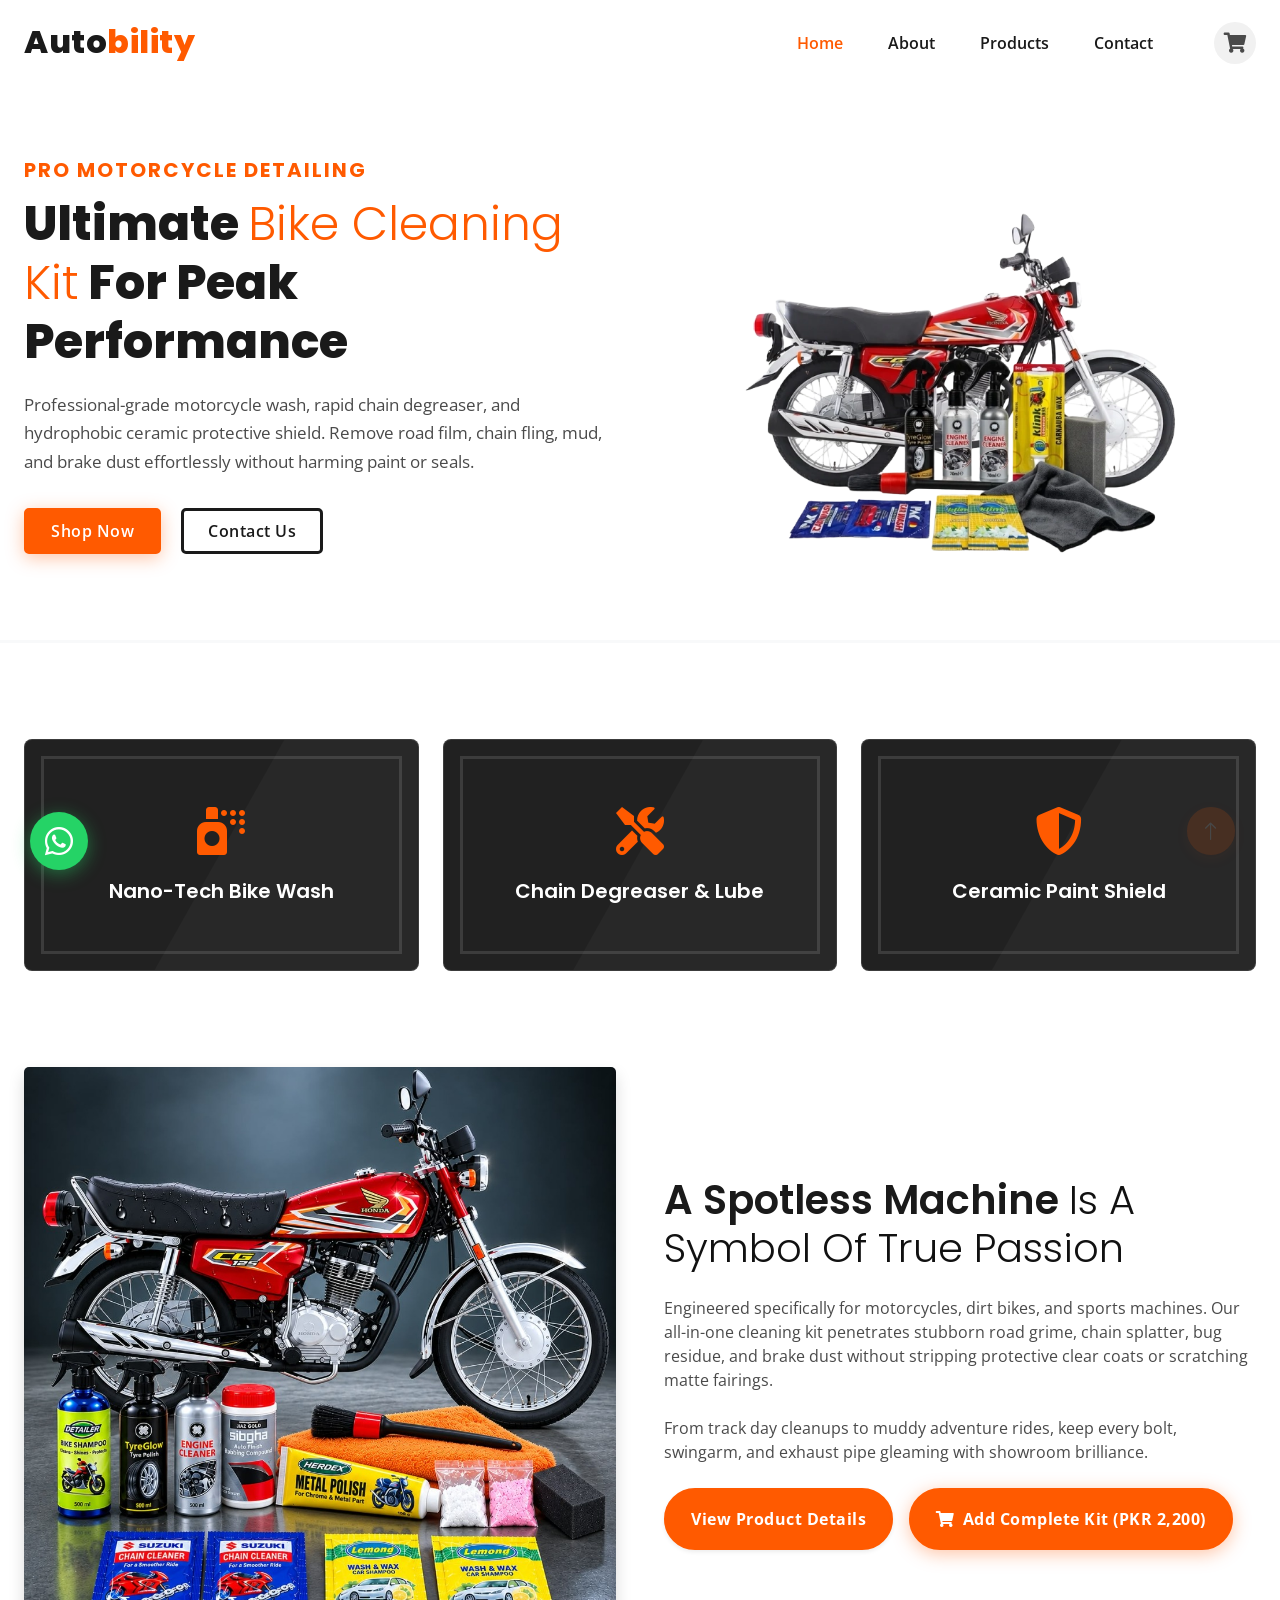
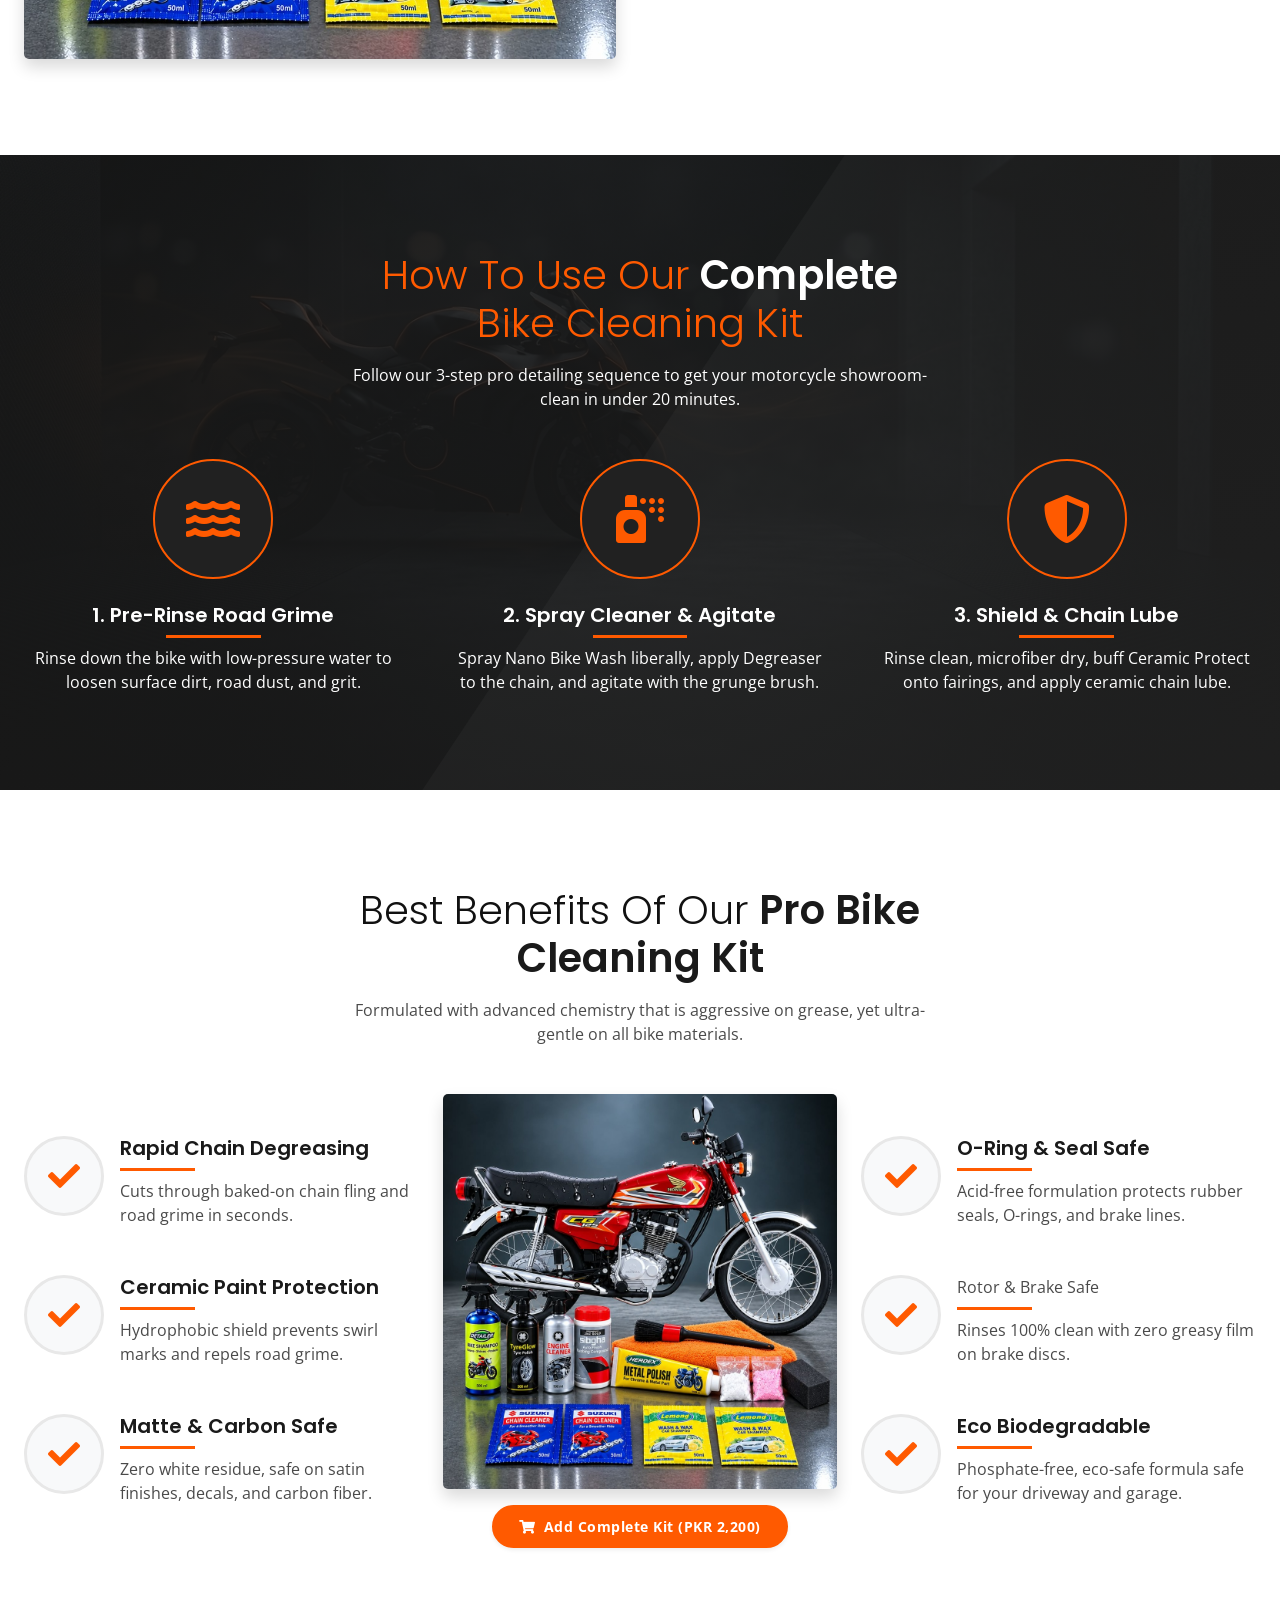
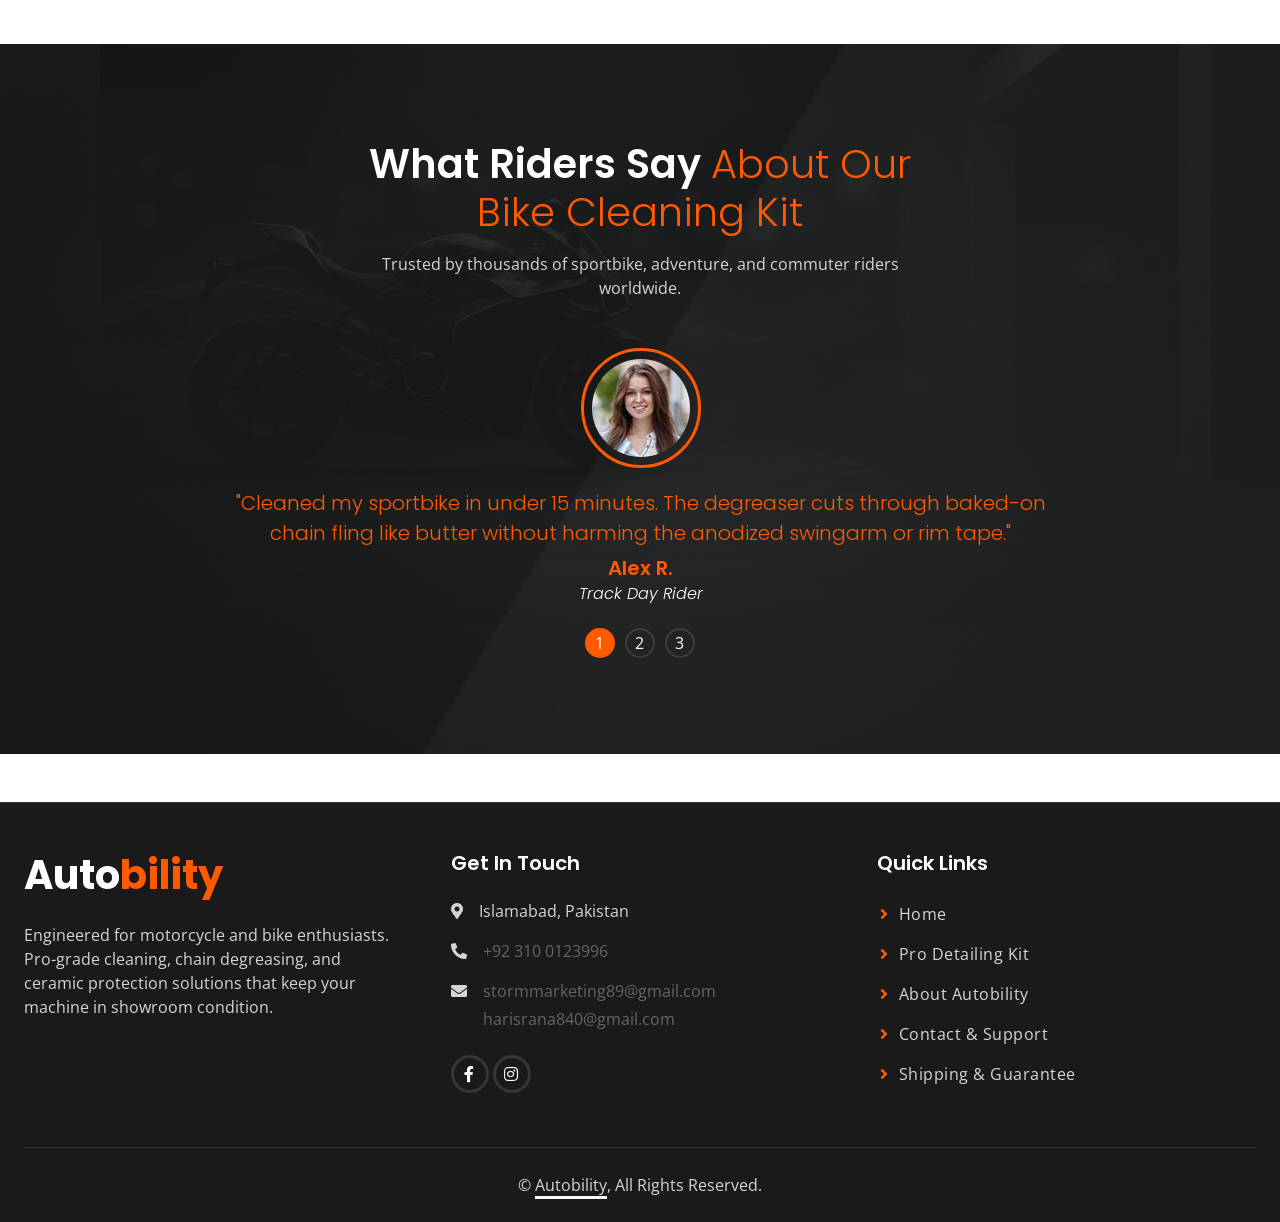
<file: index.html>
<!DOCTYPE html>
<html lang="en">

<head>
    <meta charset="utf-8">
    <title>Autobility - Pro Bike Cleaning Kit</title>
    <meta content="width=device-width, initial-scale=1.0" name="viewport">
    <meta content="bike cleaning kit, motorcycle detailing, chain degreaser, ceramic protection, Autobility Pakistan" name="keywords">
    <meta content="Autobility Pakistan - Premium Complete Bike Cleaning & Care Kit for PKR 2,200. Cash on Delivery nationwide." name="description">

    
    <!-- Open Graph / WhatsApp / Facebook Meta Tags -->
    <meta property="og:type" content="website">
    <meta property="og:title" content="Autobility - Complete Bike Cleaning & Care Kit (PKR 2,200)">
    <meta property="og:description" content="Pro-grade motorcycle cleaning, degreasing, and ceramic shine kit. Cash on Delivery available across Pakistan.">
    <meta property="og:image" content="img/kit-showcase.png">

    <!-- Favicon -->
    <link href="img/favicon.ico" rel="icon">

    <!-- Google Web Fonts -->
    <link rel="preconnect" href="https://fonts.googleapis.com">
    <link rel="preconnect" href="https://fonts.gstatic.com" crossorigin>
    <link
        href="https://fonts.googleapis.com/css2?family=Open+Sans:wght@400;500&family=Poppins:wght@200;600;700&display=swap"
        rel="stylesheet">

    <!-- Icon Font Stylesheet -->
    <link href="https://cdnjs.cloudflare.com/ajax/libs/font-awesome/5.10.0/css/all.min.css" rel="stylesheet">
    <link href="https://cdn.jsdelivr.net/npm/bootstrap-icons@1.4.1/font/bootstrap-icons.css" rel="stylesheet">

    <!-- Libraries Stylesheet -->
    <link href="lib/animate/animate.min.css" rel="stylesheet">
    <link href="lib/owlcarousel/assets/owl.carousel.min.css" rel="stylesheet">

    <!-- Customized Bootstrap Stylesheet -->
    <link href="css/bootstrap.min.css" rel="stylesheet">

    <!-- Template Stylesheet -->
    <link href="css/style.css" rel="stylesheet">
    <!-- Meta Pixel & TikTok Pixel Base Tracking -->
    <script>
        window.META_PIXEL_ID = 'YOUR_META_PIXEL_ID';
        window.TIKTOK_PIXEL_ID = 'YOUR_TIKTOK_PIXEL_ID';

        // Meta Pixel Base
        !function(f,b,e,v,n,t,s)
        {if(f.fbq)return;n=f.fbq=function(){n.callMethod?
        n.callMethod.apply(n,arguments):n.queue.push(arguments)};
        if(!f._fbq)f._fbq=n;n.push=n;n.loaded=!0;n.version='2.0';
        n.queue=[];t=b.createElement(e);t.async=!0;
        t.src=v;s=b.getElementsByTagName(e)[0];
        s.parentNode.insertBefore(t,s)}(window, document,'script',
        'https://connect.facebook.net/en_US/fbevents.js');

        if (window.META_PIXEL_ID && window.META_PIXEL_ID !== 'YOUR_META_PIXEL_ID') {
            fbq('init', window.META_PIXEL_ID);
        }
        fbq('track', 'PageView');

        // TikTok Pixel Base
        !function (w, d, t) {
            w.TiktokAnalyticsObject=t;var ttq=w[t]=w[t]||[];ttq.methods=["page","track","identify","instances","debug","on","off","once","ready","alias","group","enableCookie","disableCookie","holdConsent","revokeConsent","grantConsent"],ttq.setAndDefer=function(t,e){t[e]=function(){t.push([e].concat(Array.prototype.slice.call(arguments,0)))}};for(var i=0;i<ttq.methods.length;i++)ttq.setAndDefer(ttq,ttq.methods[i]);ttq.instance=function(t){for(var e=ttq._i[t]||[],n=0;n<ttq.methods.length;n++)ttq.setAndDefer(e,ttq.methods[n]);return e},ttq.load=function(e,n){var r="https://analytics.tiktok.com/i18n/pixel/events.js",o=n&&n.partner;ttq._i=ttq._i||{},ttq._i[e]=[],ttq._i[e]._u=r,ttq._t=ttq._t||{},ttq._t[e]=+new Date,ttq._o=ttq._o||{},ttq._o[e]=n||{};var a=document.createElement("script");a.type="text/javascript",a.async=!0,a.src=r+"?sdkid="+e+"&lib="+t;var c=document.getElementsByTagName("script")[0];c.parentNode.insertBefore(a,c)};
            if (window.TIKTOK_PIXEL_ID && window.TIKTOK_PIXEL_ID !== 'YOUR_TIKTOK_PIXEL_ID') {
                ttq.load(window.TIKTOK_PIXEL_ID);
            }
            ttq.page();
        }(window, document, 'ttq');

        // Universal Pixel Event Helper
        window.trackPixelEvent = function(eventName, data) {
            try {
                if (typeof fbq === 'function') {
                    fbq('track', eventName, data);
                }
                if (typeof ttq === 'object' && typeof ttq.track === 'function') {
                    const ttMap = {
                        'PageView': 'PageView',
                        'ViewContent': 'ViewContent',
                        'AddToCart': 'AddToCart',
                        'InitiateCheckout': 'InitiateCheckout',
                        'Purchase': 'CompletePayment'
                    };
                    ttq.track(ttMap[eventName] || eventName, data);
                }
            } catch (err) {
                console.warn('[Pixel Tracker] Error firing event:', eventName, err);
            }
        };
    </script>
    <!-- End Meta Pixel & TikTok Pixel Base Tracking -->
</head>

<body>
    <!-- Spinner Start -->
    <div id="spinner"
        class="show bg-white position-fixed translate-middle w-100 vh-100 top-50 start-50 d-flex align-items-center justify-content-center">
        <div class="spinner-grow text-primary" style="width: 3rem; height: 3rem;" role="status">
            <span class="sr-only">Loading...</span>
        </div>
    </div>
    <!-- Spinner End -->


    <!-- Navbar Start -->
    <div class="container-fluid sticky-top">
        <div class="container">
            <nav class="navbar navbar-expand-lg navbar-light p-0">
                <a href="index.html" class="navbar-brand">
                    <h2 class="text-dark mb-0">Auto<span style="color: var(--accent);">bility</span></h2>
                </a>
                <button type="button" class="navbar-toggler ms-auto me-0" data-bs-toggle="collapse"
                    data-bs-target="#navbarCollapse">
                    <span class="navbar-toggler-icon"></span>
                </button>
                <div class="collapse navbar-collapse" id="navbarCollapse">
                    <div class="navbar-nav ms-auto align-items-center">
                        <a href="index.html" class="nav-item nav-link active">Home</a>
                        <a href="about.html" class="nav-item nav-link">About</a>
                        <a href="product.html" class="nav-item nav-link">Products</a>
                        <a href="contact.html" class="nav-item nav-link">Contact</a>
                        <a href="javascript:void(0)" onclick="openCartDrawer()" class="nav-item nav-link ms-lg-3 position-relative cart-nav-btn" title="View Cart">
                            <i class="fa fa-shopping-cart fs-5 text-dark"></i>
                            <span id="navCartBadge" class="position-absolute top-0 start-100 translate-middle badge rounded-pill bg-danger" style="font-size: 10px; display: none;">0</span>
                        </a>
                    </div>
                </div>
            </nav>
        </div>
    </div>
    <!-- Navbar End -->


    <!-- Hero Start -->
    <div class="container-fluid bg-white hero-header mb-5 border-bottom">
        <div class="container">
            <div class="row g-5 align-items-center">
                <div class="col-lg-6 text-center text-lg-start">
                    <h3 class="fw-bold animated slideInRight" style="color: var(--accent);">Pro Motorcycle Detailing</h3>
                    <h1 class="display-4 text-dark animated slideInRight">Ultimate <span class="fw-light" style="color: var(--accent);">Bike Cleaning Kit</span> For Peak Performance</h1>
                    <p class="text-muted mb-4 animated slideInRight">Professional-grade motorcycle wash, rapid chain degreaser, and hydrophobic ceramic protective shield. Remove road film, chain fling, mud, and brake dust effortlessly without harming paint or seals.</p>
                    <a href="product.html" class="btn btn-dark py-2 px-4 me-3 animated slideInRight">Shop Now</a>
                    <a href="contact.html" class="btn btn-outline-dark py-2 px-4 animated slideInRight">Contact Us</a>
                </div>
                <div class="col-lg-6">
                    <img class="img-fluid animated pulse infinite" src="img/erasebg-transformed.webp" alt="Motorcycle">
                </div>
            </div>
        </div>
    </div>
    <!-- Hero End -->


    <!-- Feature Start -->
    <div class="container-fluid py-5">
        <div class="container">
            <div class="row g-4">
                <div class="col-lg-4 wow fadeIn" data-wow-delay="0.1s">
                    <div class="feature-item position-relative bg-primary text-center p-3">
                        <div class="border py-5 px-3">
                            <i class="fa fa-spray-can fa-3x text-dark mb-4"></i>
                            <h5 class="text-white mb-0">Nano-Tech Bike Wash</h5>
                        </div>
                    </div>
                </div>
                <div class="col-lg-4 wow fadeIn" data-wow-delay="0.3s">
                    <div class="feature-item position-relative bg-primary text-center p-3">
                        <div class="border py-5 px-3">
                            <i class="fa fa-tools fa-3x text-dark mb-4"></i>
                            <h5 class="text-white mb-0">Chain Degreaser & Lube</h5>
                        </div>
                    </div>
                </div>
                <div class="col-lg-4 wow fadeIn" data-wow-delay="0.5s">
                    <div class="feature-item position-relative bg-primary text-center p-3">
                        <div class="border py-5 px-3">
                            <i class="fa fa-shield-alt fa-3x text-dark mb-4"></i>
                            <h5 class="text-white mb-0">Ceramic Paint Shield</h5>
                        </div>
                    </div>
                </div>
            </div>
        </div>
    </div>
    <!-- Feature End -->


    <!-- About Start -->
    <div class="container-fluid py-5">
        <div class="container">
            <div class="row g-5 align-items-center">
                <div class="col-lg-6 wow fadeIn" data-wow-delay="0.1s">
                    <img class="img-fluid rounded shadow" src="img/bike-cleaning-kit.jpg" alt="Bike Cleaning Kit">
                </div>
                <div class="col-lg-6 wow fadeIn" data-wow-delay="0.5s">
                    <h1 class="text-primary mb-4">A Spotless Machine <span class="fw-light text-dark">Is A Symbol Of True Passion</span></h1>
                    <p class="mb-4">Engineered specifically for motorcycles, dirt bikes, and sports machines. Our all-in-one cleaning kit penetrates stubborn road grime, chain splatter, bug residue, and brake dust without stripping protective clear coats or scratching matte fairings.</p>
                    <p class="mb-4">From track day cleanups to muddy adventure rides, keep every bolt, swingarm, and exhaust pipe gleaming with showroom brilliance.</p>
                    <div class="d-flex flex-wrap gap-3">
                        <a class="btn btn-primary py-3 px-4 rounded-pill fw-bold text-white shadow-sm" href="product.html" style="background: var(--accent); border-color: var(--accent);">View Product Details</a>
                        <button type="button" class="btn btn-dark py-3 px-4 rounded-pill fw-bold" data-autobility-add data-motokleen-add data-variant="Complete Care Kit" data-price="2200" data-finish="Matte Safe">
                            <i class="fa fa-shopping-cart me-2"></i>Add Complete Kit (PKR 2,200)
                        </button>
                    </div>
                </div>
            </div>
        </div>
    </div>
    <!-- About End -->


    <!-- How To Use Start -->
    <div class="container-fluid how-to-use bg-primary my-5 py-5">
        <div class="container text-white py-5">
            <div class="mx-auto text-center wow fadeIn" data-wow-delay="0.1s" style="max-width: 600px;">
                <h1 class="text-white mb-3"><span class="fw-light text-dark">How To Use Our</span> Complete
                    <span class="fw-light text-dark">Bike Cleaning Kit</span></h1>
                <p class="mb-5">Follow our 3-step pro detailing sequence to get your motorcycle showroom-clean in under 20 minutes.</p>
            </div>
            <div class="row g-5">
                <div class="col-lg-4 text-center wow fadeIn" data-wow-delay="0.1s">
                    <div class="btn-square rounded-circle border mx-auto mb-4" style="width: 120px; height: 120px;">
                        <i class="fa fa-water fa-3x text-dark"></i>
                    </div>
                    <h5 class="text-white">1. Pre-Rinse Road Grime</h5>
                    <hr class="w-25 bg-light my-2 mx-auto">
                    <span>Rinse down the bike with low-pressure water to loosen surface dirt, road dust, and grit.</span>
                </div>
                <div class="col-lg-4 text-center wow fadeIn" data-wow-delay="0.3s">
                    <div class="btn-square rounded-circle border mx-auto mb-4" style="width: 120px; height: 120px;">
                        <i class="fa fa-spray-can fa-3x text-dark"></i>
                    </div>
                    <h5 class="text-white">2. Spray Cleaner & Agitate</h5>
                    <hr class="w-25 bg-light my-2 mx-auto">
                    <span>Spray Nano Bike Wash liberally, apply Degreaser to the chain, and agitate with the grunge brush.</span>
                </div>
                <div class="col-lg-4 text-center wow fadeIn" data-wow-delay="0.5s">
                    <div class="btn-square rounded-circle border mx-auto mb-4" style="width: 120px; height: 120px;">
                        <i class="fa fa-shield-alt fa-3x text-dark"></i>
                    </div>
                    <h5 class="text-white">3. Shield & Chain Lube</h5>
                    <hr class="w-25 bg-light my-2 mx-auto">
                    <span>Rinse clean, microfiber dry, buff Ceramic Protect onto fairings, and apply ceramic chain lube.</span>
                </div>
            </div>
        </div>
    </div>
    <!-- How To Use End -->


    <!-- Feature Start -->
    <div class="container-fluid py-5">
        <div class="container">
            <div class="mx-auto text-center wow fadeIn" data-wow-delay="0.1s" style="max-width: 600px;">
                <h1 class="text-primary mb-3"><span class="fw-light text-dark">Best Benefits Of Our</span> Pro Bike Cleaning Kit</h1>
                <p class="mb-5">Formulated with advanced chemistry that is aggressive on grease, yet ultra-gentle on all bike materials.</p>
            </div>
            <div class="row g-4 align-items-center">
                <div class="col-lg-4 wow fadeIn" data-wow-delay="0.3s">
                    <div class="row g-5">
                        <div class="col-12 d-flex">
                            <div class="btn-square rounded-circle border flex-shrink-0"
                                style="width: 80px; height: 80px;">
                                <i class="fa fa-check fa-2x text-primary"></i>
                            </div>
                            <div class="ps-3">
                                <h5>Rapid Chain Degreasing</h5>
                                <hr class="w-25 bg-primary my-2">
                                <span>Cuts through baked-on chain fling and road grime in seconds.</span>
                            </div>
                        </div>
                        <div class="col-12 d-flex">
                            <div class="btn-square rounded-circle border flex-shrink-0"
                                style="width: 80px; height: 80px;">
                                <i class="fa fa-check fa-2x text-primary"></i>
                            </div>
                            <div class="ps-3">
                                <h5>Ceramic Paint Protection</h5>
                                <hr class="w-25 bg-primary my-2">
                                <span>Hydrophobic shield prevents swirl marks and repels road grime.</span>
                            </div>
                        </div>
                        <div class="col-12 d-flex">
                            <div class="btn-square rounded-circle border flex-shrink-0"
                                style="width: 80px; height: 80px;">
                                <i class="fa fa-check fa-2x text-primary"></i>
                            </div>
                            <div class="ps-3">
                                <h5>Matte & Carbon Safe</h5>
                                <hr class="w-25 bg-primary my-2">
                                <span>Zero white residue, safe on satin finishes, decals, and carbon fiber.</span>
                            </div>
                        </div>
                    </div>
                </div>
                <div class="col-lg-4 text-center wow fadeIn" data-wow-delay="0.1s">
                    <img class="img-fluid rounded shadow mb-3" src="img/bike-cleaning-kit.jpg" alt="Bike Cleaning Kit">
                    <div>
                        <button type="button" class="btn btn-primary btn-sm rounded-pill px-4 py-2 fw-bold text-white shadow-sm" data-autobility-add data-motokleen-add data-variant="Complete Care Kit" data-price="2200" data-finish="Matte Safe" style="background: var(--accent); border-color: var(--accent);">
                            <i class="fa fa-shopping-cart me-1"></i> Add Complete Kit (PKR 2,200)
                        </button>
                    </div>
                </div>
                <div class="col-lg-4 wow fadeIn" data-wow-delay="0.5s">
                    <div class="row g-5">
                        <div class="col-12 d-flex">
                            <div class="btn-square rounded-circle border flex-shrink-0"
                                style="width: 80px; height: 80px;">
                                <i class="fa fa-check fa-2x text-primary"></i>
                            </div>
                            <div class="ps-3">
                                <h5>O-Ring & Seal Safe</h5>
                                <hr class="w-25 bg-primary my-2">
                                <span>Acid-free formulation protects rubber seals, O-rings, and brake lines.</span>
                            </div>
                        </div>
                        <div class="col-12 d-flex">
                            <div class="btn-square rounded-circle border flex-shrink-0"
                                style="width: 80px; height: 80px;">
                                <i class="fa fa-check fa-2x text-primary"></i>
                            </div>
                            <div class="ps-3">
                                <span>Rotor & Brake Safe</span>
                                <hr class="w-25 bg-primary my-2">
                                <span>Rinses 100% clean with zero greasy film on brake discs.</span>
                            </div>
                        </div>
                        <div class="col-12 d-flex">
                            <div class="btn-square rounded-circle border flex-shrink-0"
                                style="width: 80px; height: 80px;">
                                <i class="fa fa-check fa-2x text-primary"></i>
                            </div>
                            <div class="ps-3">
                                <h5>Eco Biodegradable</h5>
                                <hr class="w-25 bg-primary my-2">
                                <span>Phosphate-free, eco-safe formula safe for your driveway and garage.</span>
                            </div>
                        </div>
                    </div>
                </div>
            </div>
        </div>
    </div>
    <!-- Feature End -->


    <!-- Testimonial Start -->
    <div class="container-fluid testimonial bg-primary my-5 py-5">
        <div class="container text-white py-5">
            <div class="mx-auto text-center wow fadeIn" data-wow-delay="0.1s" style="max-width: 600px;">
                <h1 class="text-white mb-3">What Riders Say <span class="fw-light text-dark">About Our Bike Cleaning Kit</span></h1>
                <p class="mb-5">Trusted by thousands of sportbike, adventure, and commuter riders worldwide.</p>
            </div>
            <div class="row justify-content-center">
                <div class="col-lg-8">
                    <div class="owl-carousel testimonial-carousel wow fadeIn" data-wow-delay="0.1s">
                        <div class="testimonial-item text-center" data-dot="1">
                            <img class="img-fluid border p-2" src="img/testimonial-1.jpg" alt="">
                            <h5 class="fw-light lh-base text-white">"Cleaned my sportbike in under 15 minutes. The degreaser cuts through baked-on chain fling like butter without harming the anodized swingarm or rim tape."</h5>
                            <h5 class="mb-1">Alex R.</h5>
                            <h6 class="fw-light text-white fst-italic mb-0">Track Day Rider</h6>
                        </div>
                        <div class="testimonial-item text-center" data-dot="2">
                            <img class="img-fluid border p-2" src="img/testimonial-2.jpg" alt="">
                            <h5 class="fw-light lh-base text-white">"Best bike wash kit on the market. The detailing brush and microfiber towels didn't leave a single swirl mark on my fairings. The ceramic spray is incredible."</h5>
                            <h5 class="mb-1">Dave M.</h5>
                            <h6 class="fw-light text-white fst-italic mb-0">Adventure Tourer</h6>
                        </div>
                        <div class="testimonial-item text-center" data-dot="3">
                            <img class="img-fluid border p-2" src="img/testimonial-3.jpg" alt="">
                            <h5 class="fw-light lh-base text-white">"Water beads right off after the ceramic spray. Keeps my bike spotless even after rainy weekend commutes. Chain lube is super clean and doesn't fling."</h5>
                            <h5 class="mb-1">Sarah K.</h5>
                            <h6 class="fw-light text-white fst-italic mb-0">Sportbike Enthusiast</h6>
                        </div>
                    </div>
                </div>
            </div>
        </div>
    </div>
    <!-- Testimonial End -->


    <!-- Footer Start -->
    <div class="container-fluid bg-white footer">
        <div class="container py-5">
            <div class="row g-5">
                <div class="col-md-6 col-lg-4 wow fadeIn" data-wow-delay="0.1s">
                    <a href="index.html" class="d-inline-block mb-3">
                        <h1 class="text-primary">Auto<span style="color: var(--accent);">bility</span></h1>
                    </a>
                    <p class="mb-0">Engineered for motorcycle and bike enthusiasts. Pro-grade cleaning, chain degreasing, and ceramic protection solutions that keep your machine in showroom condition.</p>
                </div>
                <div class="col-md-6 col-lg-4 wow fadeIn" data-wow-delay="0.3s">
                    <h5 class="mb-4">Get In Touch</h5>
                    <p><i class="fa fa-map-marker-alt me-3"></i>Islamabad, Pakistan</p>
                    <p><i class="fa fa-phone-alt me-3"></i><a href="tel:+923100123996" class="text-secondary text-decoration-none">+92 310 0123996</a></p>
                    <p class="mb-1"><i class="fa fa-envelope me-3"></i><a href="mailto:stormmarketing89@gmail.com" class="text-secondary text-decoration-none">stormmarketing89@gmail.com</a></p>
                    <p><i class="fa fa-envelope me-3" style="visibility: hidden;"></i><a href="mailto:harisrana840@gmail.com" class="text-secondary text-decoration-none">harisrana840@gmail.com</a></p>
                    <div class="d-flex pt-2">
                        <a class="btn btn-square btn-outline-primary me-1" href="https://www.facebook.com/share/18ithorMBU/" target="_blank" rel="noopener" aria-label="Facebook"><i class="fab fa-facebook-f"></i></a>
                        <a class="btn btn-square btn-outline-primary me-1" href="https://www.instagram.com/autobility.pk?dmpr=MWZka3JvM294anpjZQ==" target="_blank" rel="noopener" aria-label="Instagram"><i class="fab fa-instagram"></i></a>
                    </div>
                </div>
                <div class="col-md-6 col-lg-4 wow fadeIn" data-wow-delay="0.5s">
                    <h5 class="mb-4">Quick Links</h5>
                    <a class="btn btn-link" href="index.html">Home</a>
                    <a class="btn btn-link" href="product.html">Pro Detailing Kit</a>
                    <a class="btn btn-link" href="about.html">About Autobility</a>
                    <a class="btn btn-link" href="contact.html">Contact & Support</a>
                    <a class="btn btn-link" href="javascript:void(0)" data-bs-toggle="modal" data-bs-target="#policyModal">Shipping & Guarantee</a>
                </div>
            </div>
        </div>
        <div class="container wow fadeIn" data-wow-delay="0.1s">
            <div class="copyright">
                <div class="row">
                    <div class="col-12 text-center mb-3 mb-md-0">
                        &copy; <a class="border-bottom" href="index.html">Autobility</a>, All Rights Reserved.
                    </div>
                </div>
            </div>
        </div>
    </div>
    <!-- Footer End -->


    
    <!-- Floating WhatsApp Chat Widget -->
    <a href="https://wa.me/923100123996?text=Hi%20Autobility,%20I%20have%20a%20question%20about%20your%20products" class="whatsapp-float" target="_blank" rel="noopener" aria-label="Chat with Autobility on WhatsApp" title="Chat on WhatsApp">
        <i class="fab fa-whatsapp"></i>
        <span class="whatsapp-tooltip">Chat with us on WhatsApp</span>
    </a>

    <!-- Back to Top -->
    <a href="#" class="btn btn-lg btn-primary btn-lg-square back-to-top"><i class="bi bi-arrow-up"></i></a>


    <!-- JavaScript Libraries -->
    <script src="https://ajax.googleapis.com/ajax/libs/jquery/3.6.1/jquery.min.js"></script>
    <script src="https://cdn.jsdelivr.net/npm/bootstrap@5.0.0/dist/js/bootstrap.bundle.min.js"></script>
    <script src="lib/wow/wow.min.js"></script>
    <script src="lib/easing/easing.min.js"></script>
    <script src="lib/waypoints/waypoints.min.js"></script>
    <script src="lib/owlcarousel/owl.carousel.min.js"></script>

    <!-- Template Javascript -->
    <script src="js/main.js"></script>
    <script src="js/cart.js"></script>
    <!-- Policy Modal Start -->
    <div class="modal fade" id="policyModal" tabindex="-1" aria-labelledby="policyModalLabel" aria-hidden="true">
        <div class="modal-dialog modal-dialog-centered">
            <div class="modal-content">
                <div class="modal-header border-bottom">
                    <h5 class="modal-title fw-bold" id="policyModalLabel"><i class="fa fa-shield-alt text-success me-2"></i>Shipping & Guarantee Policy</h5>
                    <button type="button" class="btn-close shadow-none" data-bs-dismiss="modal" aria-label="Close"></button>
                </div>
                <div class="modal-body py-4">
                    <h6 class="fw-bold mb-2"><i class="fa fa-truck text-primary me-2"></i>Fast Express Shipping</h6>
                    <p class="small text-muted mb-3">All orders are dispatched from our warehouse within 24 hours (Monday to Friday) via tracked express carrier. Orders over PKR 4,000 qualify for FREE shipping.</p>
                    <h6 class="fw-bold mb-2"><i class="fa fa-undo text-primary me-2"></i>30-Day Money-Back Guarantee</h6>
                    <p class="small text-muted mb-3">If our bike cleaning kit does not outperform any cleaner you have ever used on your machine, simply contact support within 30 days for a full, hassle-free refund.</p>
                    <h6 class="fw-bold mb-2"><i class="fa fa-lock text-primary me-2"></i>100% Safe Surface Guarantee</h6>
                    <p class="small text-muted mb-0">Our formulations are certified safe for matte paint, gloss clear coats, carbon fiber, titanium, and rubber O-ring chains when used as directed.</p>
                </div>
                <div class="modal-footer border-top">
                    <button type="button" class="btn btn-dark rounded-pill px-4" data-bs-dismiss="modal">Close</button>
                </div>
            </div>
        </div>
    </div>
    <!-- Policy Modal End -->

</body>

</html>
</file>
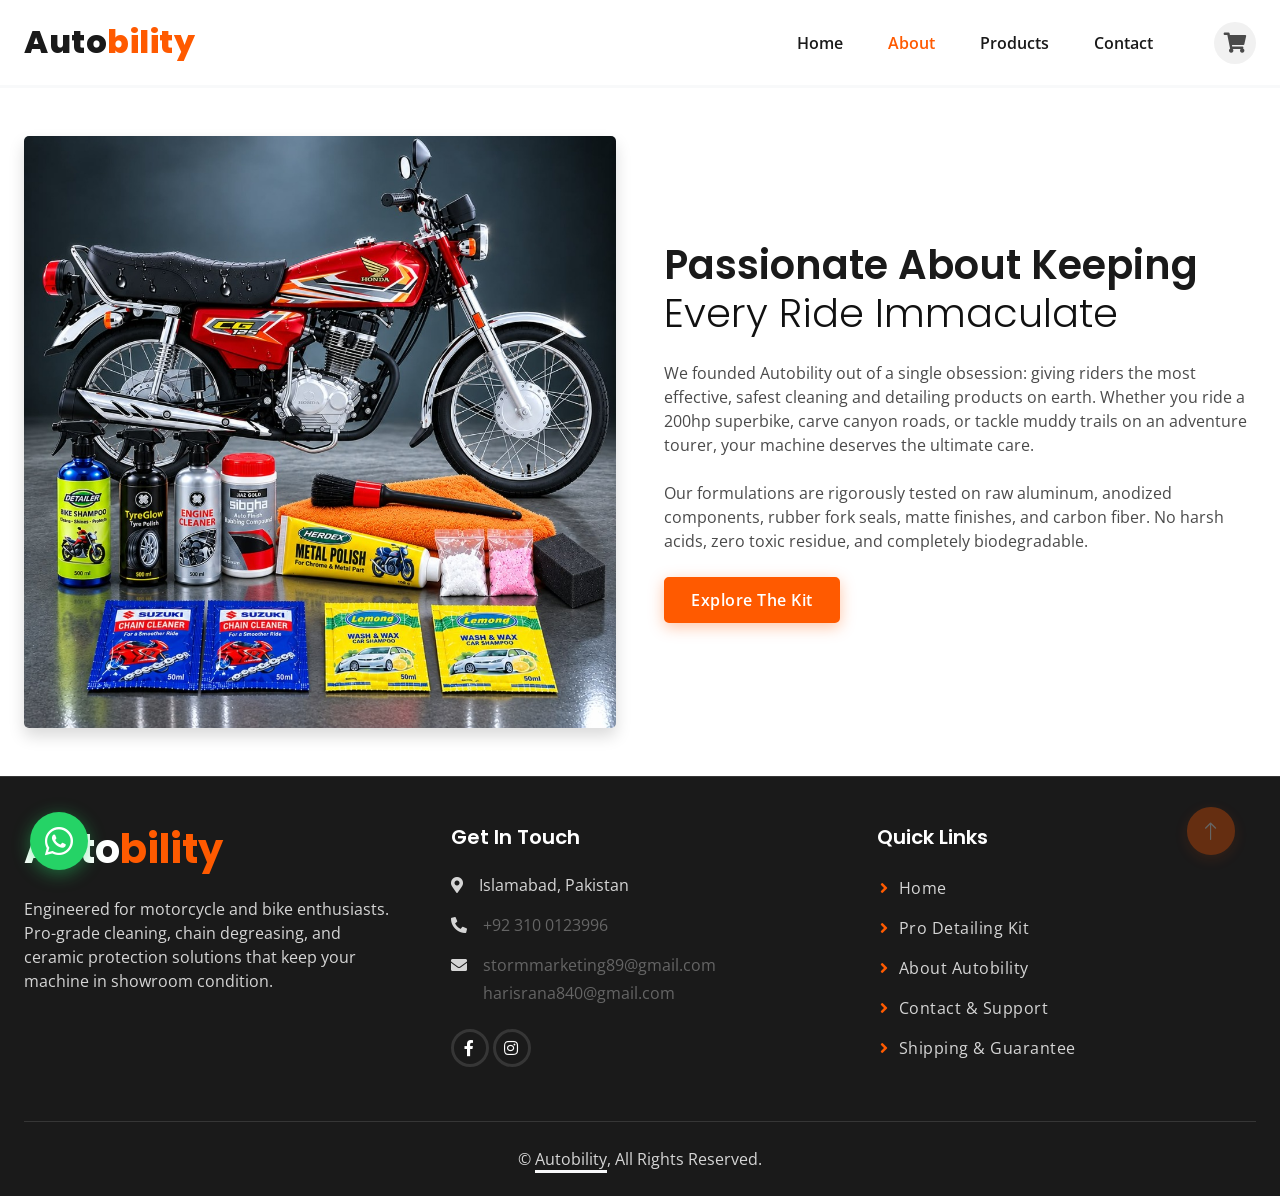
<file: about.html>
<!DOCTYPE html>
<html lang="en">

<head>
    <meta charset="utf-8">
    <title>Autobility - About Us</title>
    <meta content="width=device-width, initial-scale=1.0" name="viewport">
    <meta content="" name="keywords">
    <meta content="" name="description">

    <!-- Favicon -->
    <link href="img/favicon.ico" rel="icon">

    <!-- Google Web Fonts -->
    <link rel="preconnect" href="https://fonts.googleapis.com">
    <link rel="preconnect" href="https://fonts.gstatic.com" crossorigin>
    <link
        href="https://fonts.googleapis.com/css2?family=Open+Sans:wght@400;500&family=Poppins:wght@200;600;700&display=swap"
        rel="stylesheet">

    <!-- Icon Font Stylesheet -->
    <link href="https://cdnjs.cloudflare.com/ajax/libs/font-awesome/5.10.0/css/all.min.css" rel="stylesheet">
    <link href="https://cdn.jsdelivr.net/npm/bootstrap-icons@1.4.1/font/bootstrap-icons.css" rel="stylesheet">

    <!-- Libraries Stylesheet -->
    <link href="lib/animate/animate.min.css" rel="stylesheet">
    <link href="lib/owlcarousel/assets/owl.carousel.min.css" rel="stylesheet">

    <!-- Customized Bootstrap Stylesheet -->
    <link href="css/bootstrap.min.css" rel="stylesheet">

    <!-- Template Stylesheet -->
    <link href="css/style.css" rel="stylesheet">
    <!-- Meta Pixel & TikTok Pixel Base Tracking -->
    <script>
        window.META_PIXEL_ID = 'YOUR_META_PIXEL_ID';
        window.TIKTOK_PIXEL_ID = 'YOUR_TIKTOK_PIXEL_ID';

        // Meta Pixel Base
        !function(f,b,e,v,n,t,s)
        {if(f.fbq)return;n=f.fbq=function(){n.callMethod?
        n.callMethod.apply(n,arguments):n.queue.push(arguments)};
        if(!f._fbq)f._fbq=n;n.push=n;n.loaded=!0;n.version='2.0';
        n.queue=[];t=b.createElement(e);t.async=!0;
        t.src=v;s=b.getElementsByTagName(e)[0];
        s.parentNode.insertBefore(t,s)}(window, document,'script',
        'https://connect.facebook.net/en_US/fbevents.js');

        if (window.META_PIXEL_ID && window.META_PIXEL_ID !== 'YOUR_META_PIXEL_ID') {
            fbq('init', window.META_PIXEL_ID);
        }
        fbq('track', 'PageView');

        // TikTok Pixel Base
        !function (w, d, t) {
            w.TiktokAnalyticsObject=t;var ttq=w[t]=w[t]||[];ttq.methods=["page","track","identify","instances","debug","on","off","once","ready","alias","group","enableCookie","disableCookie","holdConsent","revokeConsent","grantConsent"],ttq.setAndDefer=function(t,e){t[e]=function(){t.push([e].concat(Array.prototype.slice.call(arguments,0)))}};for(var i=0;i<ttq.methods.length;i++)ttq.setAndDefer(ttq,ttq.methods[i]);ttq.instance=function(t){for(var e=ttq._i[t]||[],n=0;n<ttq.methods.length;n++)ttq.setAndDefer(e,ttq.methods[n]);return e},ttq.load=function(e,n){var r="https://analytics.tiktok.com/i18n/pixel/events.js",o=n&&n.partner;ttq._i=ttq._i||{},ttq._i[e]=[],ttq._i[e]._u=r,ttq._t=ttq._t||{},ttq._t[e]=+new Date,ttq._o=ttq._o||{},ttq._o[e]=n||{};var a=document.createElement("script");a.type="text/javascript",a.async=!0,a.src=r+"?sdkid="+e+"&lib="+t;var c=document.getElementsByTagName("script")[0];c.parentNode.insertBefore(a,c)};
            if (window.TIKTOK_PIXEL_ID && window.TIKTOK_PIXEL_ID !== 'YOUR_TIKTOK_PIXEL_ID') {
                ttq.load(window.TIKTOK_PIXEL_ID);
            }
            ttq.page();
        }(window, document, 'ttq');

        // Universal Pixel Event Helper
        window.trackPixelEvent = function(eventName, data) {
            try {
                if (typeof fbq === 'function') {
                    fbq('track', eventName, data);
                }
                if (typeof ttq === 'object' && typeof ttq.track === 'function') {
                    const ttMap = {
                        'PageView': 'PageView',
                        'ViewContent': 'ViewContent',
                        'AddToCart': 'AddToCart',
                        'InitiateCheckout': 'InitiateCheckout',
                        'Purchase': 'CompletePayment'
                    };
                    ttq.track(ttMap[eventName] || eventName, data);
                }
            } catch (err) {
                console.warn('[Pixel Tracker] Error firing event:', eventName, err);
            }
        };
    </script>
    <!-- End Meta Pixel & TikTok Pixel Base Tracking -->
</head>

<body>
    <!-- Spinner Start -->
    <div id="spinner"
        class="show bg-white position-fixed translate-middle w-100 vh-100 top-50 start-50 d-flex align-items-center justify-content-center">
        <div class="spinner-grow text-primary" style="width: 3rem; height: 3rem;" role="status">
            <span class="sr-only">Loading...</span>
        </div>
    </div>
    <!-- Spinner End -->


    <!-- Navbar Start -->
    <div class="container-fluid sticky-top bg-white border-bottom">
        <div class="container">
            <nav class="navbar navbar-expand-lg navbar-light p-0">
                <a href="index.html" class="navbar-brand">
                    <h2 class="text-dark mb-0">Auto<span style="color: var(--accent);">bility</span></h2>
                </a>
                <button type="button" class="navbar-toggler ms-auto me-0" data-bs-toggle="collapse"
                    data-bs-target="#navbarCollapse">
                    <span class="navbar-toggler-icon"></span>
                </button>
                <div class="collapse navbar-collapse" id="navbarCollapse">
                    <div class="navbar-nav ms-auto align-items-center">
                        <a href="index.html" class="nav-item nav-link">Home</a>
                        <a href="about.html" class="nav-item nav-link active">About</a>
                        <a href="product.html" class="nav-item nav-link">Products</a>
                        <a href="contact.html" class="nav-item nav-link">Contact</a>
                        <a href="javascript:void(0)" onclick="openCartDrawer()" class="nav-item nav-link ms-lg-3 position-relative cart-nav-btn" title="View Cart" aria-label="View Shopping Cart">
                            <i class="fa fa-shopping-cart fs-5 text-dark"></i>
                            <span id="navCartBadge" class="position-absolute top-0 start-100 translate-middle badge rounded-pill" style="display: none;">0</span>
                        </a>
                    </div>
                </div>
            </nav>
        </div>
    </div>
    <!-- Navbar End -->


    <!-- About Start -->
    <div class="container-fluid py-5">
        <div class="container">
            <div class="row g-5 align-items-center">
                <div class="col-lg-6 wow fadeIn" data-wow-delay="0.1s">
                    <img class="img-fluid rounded shadow" src="img/bike-cleaning-kit.jpg" alt="Bike Cleaning Kit">
                </div>
                <div class="col-lg-6 wow fadeIn" data-wow-delay="0.5s">
                    <h1 class="text-primary mb-4">Passionate About Keeping <span class="fw-light text-dark">Every Ride Immaculate</span></h1>
                    <p class="mb-4">We founded Autobility out of a single obsession: giving riders the most effective, safest cleaning and detailing products on earth. Whether you ride a 200hp superbike, carve canyon roads, or tackle muddy trails on an adventure tourer, your machine deserves the ultimate care.</p>
                    <p class="mb-4">Our formulations are rigorously tested on raw aluminum, anodized components, rubber fork seals, matte finishes, and carbon fiber. No harsh acids, zero toxic residue, and completely biodegradable.</p>
                    <a class="btn btn-primary py-2 px-4" href="product.html">Explore The Kit</a>
                </div>
            </div>
        </div>
    </div>
    <!-- About End -->





    <!-- Footer Start -->
    <div class="container-fluid bg-white footer">
        <div class="container py-5">
            <div class="row g-5">
                <div class="col-md-6 col-lg-4 wow fadeIn" data-wow-delay="0.1s">
                    <a href="index.html" class="d-inline-block mb-3">
                        <h1 class="text-primary">Auto<span style="color: var(--accent);">bility</span></h1>
                    </a>
                    <p class="mb-0">Engineered for motorcycle and bike enthusiasts. Pro-grade cleaning, chain degreasing, and ceramic protection solutions that keep your machine in showroom condition.</p>
                </div>
                <div class="col-md-6 col-lg-4 wow fadeIn" data-wow-delay="0.3s">
                    <h5 class="mb-4">Get In Touch</h5>
                    <p><i class="fa fa-map-marker-alt me-3"></i>Islamabad, Pakistan</p>
                    <p><i class="fa fa-phone-alt me-3"></i><a href="tel:+923100123996" class="text-secondary text-decoration-none">+92 310 0123996</a></p>
                    <p class="mb-1"><i class="fa fa-envelope me-3"></i><a href="mailto:stormmarketing89@gmail.com" class="text-secondary text-decoration-none">stormmarketing89@gmail.com</a></p>
                    <p><i class="fa fa-envelope me-3" style="visibility: hidden;"></i><a href="mailto:harisrana840@gmail.com" class="text-secondary text-decoration-none">harisrana840@gmail.com</a></p>
                    <div class="d-flex pt-2">
                        <a class="btn btn-square btn-outline-primary me-1" href="https://www.facebook.com/share/18ithorMBU/" target="_blank" rel="noopener" aria-label="Facebook"><i class="fab fa-facebook-f"></i></a>
                        <a class="btn btn-square btn-outline-primary me-1" href="https://www.instagram.com/autobility.pk?dmpr=MWZka3JvM294anpjZQ==" target="_blank" rel="noopener" aria-label="Instagram"><i class="fab fa-instagram"></i></a>
                    </div>
                </div>
                <div class="col-md-6 col-lg-4 wow fadeIn" data-wow-delay="0.5s">
                    <h5 class="mb-4">Quick Links</h5>
                    <a class="btn btn-link" href="index.html">Home</a>
                    <a class="btn btn-link" href="product.html">Pro Detailing Kit</a>
                    <a class="btn btn-link" href="about.html">About Autobility</a>
                    <a class="btn btn-link" href="contact.html">Contact & Support</a>
                    <a class="btn btn-link" href="javascript:void(0)" data-bs-toggle="modal" data-bs-target="#policyModal">Shipping & Guarantee</a>
                </div>
            </div>
        </div>
        <div class="container wow fadeIn" data-wow-delay="0.1s">
            <div class="copyright">
                <div class="row">
                    <div class="col-12 text-center mb-3 mb-md-0">
                        &copy; <a class="border-bottom" href="index.html">Autobility</a>, All Rights Reserved.
                    </div>
                </div>
            </div>
        </div>
    </div>
    <!-- Footer End -->


    
    <!-- Floating WhatsApp Chat Widget -->
    <a href="https://wa.me/923100123996?text=Hi%20Autobility,%20I%20have%20a%20question%20about%20your%20products" class="whatsapp-float" target="_blank" rel="noopener" aria-label="Chat with Autobility on WhatsApp" title="Chat on WhatsApp">
        <i class="fab fa-whatsapp"></i>
        <span class="whatsapp-tooltip">Chat with us on WhatsApp</span>
    </a>

    <!-- Back to Top -->
    <a href="#" class="btn btn-lg btn-primary btn-lg-square back-to-top"><i class="bi bi-arrow-up"></i></a>


    <!-- JavaScript Libraries -->
    <script src="https://ajax.googleapis.com/ajax/libs/jquery/3.6.1/jquery.min.js"></script>
    <script src="https://cdn.jsdelivr.net/npm/bootstrap@5.0.0/dist/js/bootstrap.bundle.min.js"></script>
    <script src="lib/wow/wow.min.js"></script>
    <script src="lib/easing/easing.min.js"></script>
    <script src="lib/waypoints/waypoints.min.js"></script>
    <script src="lib/owlcarousel/owl.carousel.min.js"></script>

    <!-- Template Javascript -->
    <script src="js/main.js"></script>
    <script src="js/cart.js"></script>
    <!-- Policy Modal Start -->
    <div class="modal fade" id="policyModal" tabindex="-1" aria-labelledby="policyModalLabel" aria-hidden="true">
        <div class="modal-dialog modal-dialog-centered">
            <div class="modal-content">
                <div class="modal-header border-bottom">
                    <h5 class="modal-title fw-bold" id="policyModalLabel"><i class="fa fa-shield-alt text-success me-2"></i>Shipping & Guarantee Policy</h5>
                    <button type="button" class="btn-close shadow-none" data-bs-dismiss="modal" aria-label="Close"></button>
                </div>
                <div class="modal-body py-4">
                    <h6 class="fw-bold mb-2"><i class="fa fa-truck text-primary me-2"></i>Fast Express Shipping</h6>
                    <p class="small text-muted mb-3">All orders are dispatched from our warehouse within 24 hours (Monday to Friday) via tracked express carrier. Orders over PKR 4,000 qualify for FREE shipping.</p>
                    <h6 class="fw-bold mb-2"><i class="fa fa-undo text-primary me-2"></i>30-Day Money-Back Guarantee</h6>
                    <p class="small text-muted mb-3">If our bike cleaning kit does not outperform any cleaner you have ever used on your machine, simply contact support within 30 days for a full, hassle-free refund.</p>
                    <h6 class="fw-bold mb-2"><i class="fa fa-lock text-primary me-2"></i>100% Safe Surface Guarantee</h6>
                    <p class="small text-muted mb-0">Our formulations are certified safe for matte paint, gloss clear coats, carbon fiber, titanium, and rubber O-ring chains when used as directed.</p>
                </div>
                <div class="modal-footer border-top">
                    <button type="button" class="btn btn-dark rounded-pill px-4" data-bs-dismiss="modal">Close</button>
                </div>
            </div>
        </div>
    </div>
    <!-- Policy Modal End -->

</body>

</html>
</file>
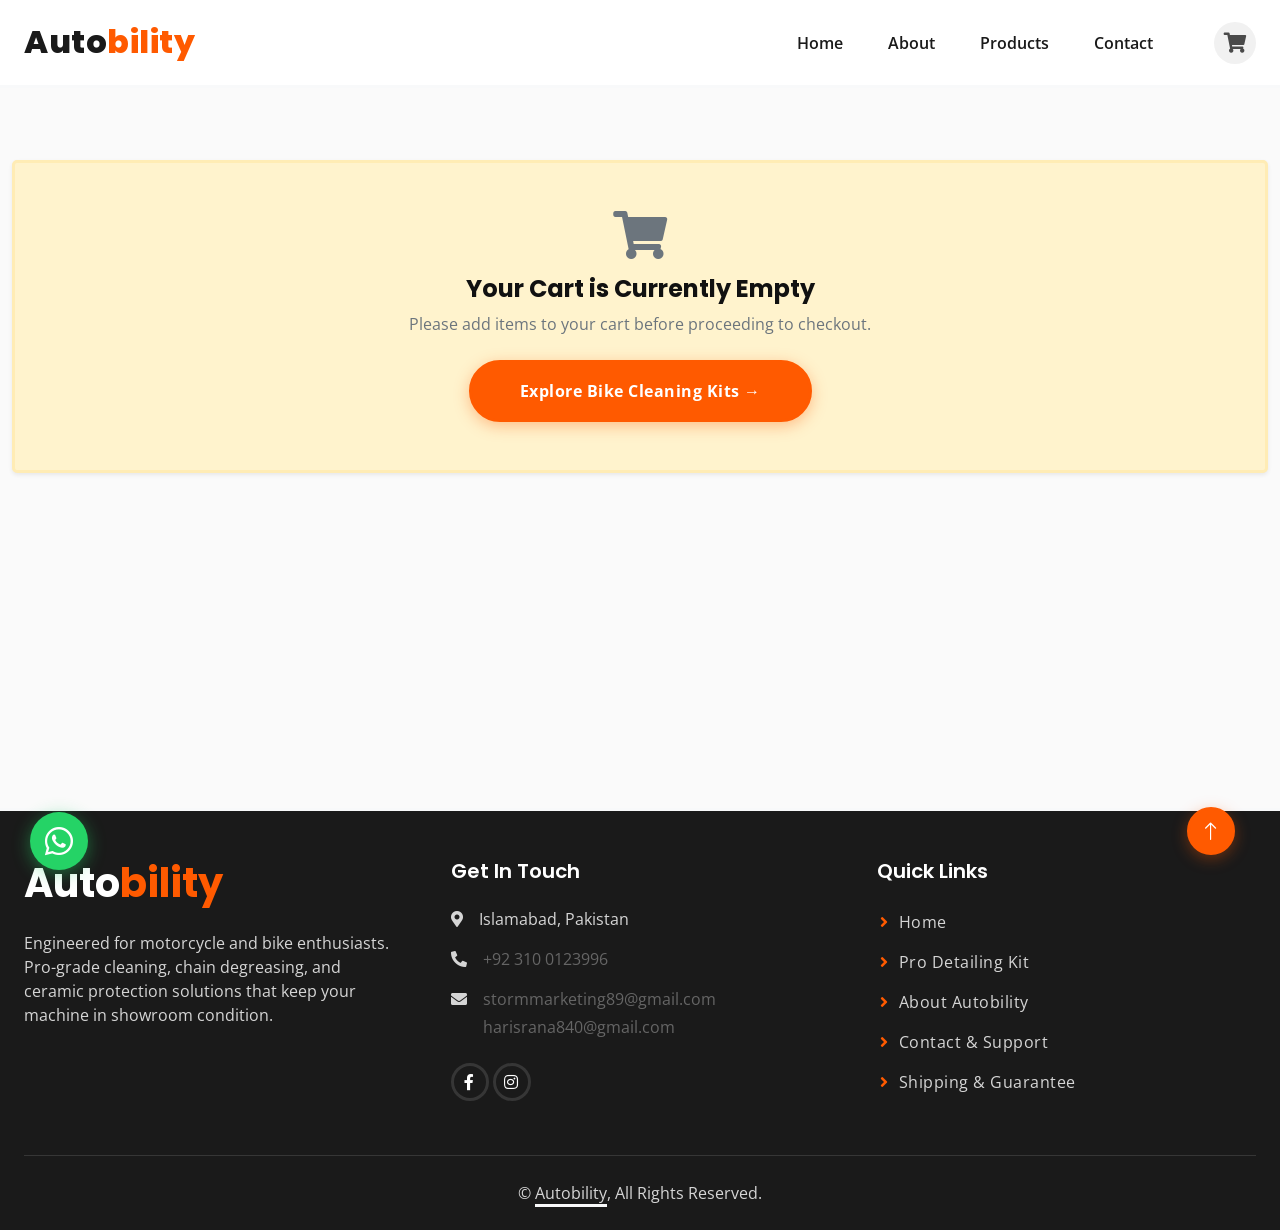
<file: checkout.html>
<!DOCTYPE html>
<html lang="en">

<head>
    <meta charset="utf-8">
    <title>Checkout | Autobility - Secure Order Processing</title>
    <meta content="width=device-width, initial-scale=1.0" name="viewport">
    <meta content="motorcycle cleaning kit checkout, secure payment, fast shipping" name="keywords">
    <meta content="Complete your Autobility order securely with fast express shipping and 30-day money-back guarantee." name="description">

    <!-- Favicon -->
    <link href="img/favicon.ico" rel="icon">

    <!-- Google Web Fonts -->
    <link rel="preconnect" href="https://fonts.googleapis.com">
    <link rel="preconnect" href="https://fonts.gstatic.com" crossorigin>
    <link href="https://fonts.googleapis.com/css2?family=Open+Sans:wght@400;500;600&family=Poppins:wght@600;700;800&display=swap" rel="stylesheet">

    <!-- Icon Font Stylesheet -->
    <link href="https://cdnjs.cloudflare.com/ajax/libs/font-awesome/5.10.0/css/all.min.css" rel="stylesheet">
    <link href="https://cdn.jsdelivr.net/npm/bootstrap-icons@1.4.1/font/bootstrap-icons.css" rel="stylesheet">

    <!-- Customized Bootstrap Stylesheet -->
    <link href="css/bootstrap.min.css" rel="stylesheet">

    <!-- Template Stylesheet -->
    <link href="css/style.css" rel="stylesheet">
    <!-- Meta Pixel & TikTok Pixel Base Tracking -->
    <script>
        window.META_PIXEL_ID = 'YOUR_META_PIXEL_ID';
        window.TIKTOK_PIXEL_ID = 'YOUR_TIKTOK_PIXEL_ID';

        // Meta Pixel Base
        !function(f,b,e,v,n,t,s)
        {if(f.fbq)return;n=f.fbq=function(){n.callMethod?
        n.callMethod.apply(n,arguments):n.queue.push(arguments)};
        if(!f._fbq)f._fbq=n;n.push=n;n.loaded=!0;n.version='2.0';
        n.queue=[];t=b.createElement(e);t.async=!0;
        t.src=v;s=b.getElementsByTagName(e)[0];
        s.parentNode.insertBefore(t,s)}(window, document,'script',
        'https://connect.facebook.net/en_US/fbevents.js');

        if (window.META_PIXEL_ID && window.META_PIXEL_ID !== 'YOUR_META_PIXEL_ID') {
            fbq('init', window.META_PIXEL_ID);
        }
        fbq('track', 'PageView');

        // TikTok Pixel Base
        !function (w, d, t) {
            w.TiktokAnalyticsObject=t;var ttq=w[t]=w[t]||[];ttq.methods=["page","track","identify","instances","debug","on","off","once","ready","alias","group","enableCookie","disableCookie","holdConsent","revokeConsent","grantConsent"],ttq.setAndDefer=function(t,e){t[e]=function(){t.push([e].concat(Array.prototype.slice.call(arguments,0)))}};for(var i=0;i<ttq.methods.length;i++)ttq.setAndDefer(ttq,ttq.methods[i]);ttq.instance=function(t){for(var e=ttq._i[t]||[],n=0;n<ttq.methods.length;n++)ttq.setAndDefer(e,ttq.methods[n]);return e},ttq.load=function(e,n){var r="https://analytics.tiktok.com/i18n/pixel/events.js",o=n&&n.partner;ttq._i=ttq._i||{},ttq._i[e]=[],ttq._i[e]._u=r,ttq._t=ttq._t||{},ttq._t[e]=+new Date,ttq._o=ttq._o||{},ttq._o[e]=n||{};var a=document.createElement("script");a.type="text/javascript",a.async=!0,a.src=r+"?sdkid="+e+"&lib="+t;var c=document.getElementsByTagName("script")[0];c.parentNode.insertBefore(a,c)};
            if (window.TIKTOK_PIXEL_ID && window.TIKTOK_PIXEL_ID !== 'YOUR_TIKTOK_PIXEL_ID') {
                ttq.load(window.TIKTOK_PIXEL_ID);
            }
            ttq.page();
        }(window, document, 'ttq');

        // Universal Pixel Event Helper
        window.trackPixelEvent = function(eventName, data) {
            try {
                if (typeof fbq === 'function') {
                    fbq('track', eventName, data);
                }
                if (typeof ttq === 'object' && typeof ttq.track === 'function') {
                    const ttMap = {
                        'PageView': 'PageView',
                        'ViewContent': 'ViewContent',
                        'AddToCart': 'AddToCart',
                        'InitiateCheckout': 'InitiateCheckout',
                        'Purchase': 'CompletePayment'
                    };
                    ttq.track(ttMap[eventName] || eventName, data);
                }
            } catch (err) {
                console.warn('[Pixel Tracker] Error firing event:', eventName, err);
            }
        };
    </script>
    <!-- End Meta Pixel & TikTok Pixel Base Tracking -->
</head>

<body>
    <!-- Spinner Start -->
    <div id="spinner" class="show bg-white position-fixed translate-middle w-100 vh-100 top-50 start-50 d-flex align-items-center justify-content-center">
        <div class="spinner-grow text-primary" style="width: 3rem; height: 3rem;" role="status">
            <span class="sr-only">Loading...</span>
        </div>
    </div>
    <!-- Spinner End -->

    <!-- Navbar Start -->
    <div class="container-fluid sticky-top bg-white border-bottom">
        <div class="container">
            <nav class="navbar navbar-expand-lg navbar-light p-0">
                <a href="index.html" class="navbar-brand">
                    <h2 class="text-dark mb-0">Auto<span style="color: var(--accent);">bility</span></h2>
                </a>
                <button type="button" class="navbar-toggler ms-auto me-0" data-bs-toggle="collapse" data-bs-target="#navbarCollapse" aria-label="Toggle navigation">
                    <span class="navbar-toggler-icon"></span>
                </button>
                <div class="collapse navbar-collapse" id="navbarCollapse">
                    <div class="navbar-nav ms-auto align-items-center">
                        <a href="index.html" class="nav-item nav-link">Home</a>
                        <a href="about.html" class="nav-item nav-link">About</a>
                        <a href="product.html" class="nav-item nav-link">Products</a>
                        <a href="contact.html" class="nav-item nav-link">Contact</a>
                        <a href="javascript:void(0)" onclick="openCartDrawer()" class="nav-item nav-link ms-lg-3 position-relative cart-nav-btn" title="View Cart">
                            <i class="fa fa-shopping-cart fs-5 text-dark"></i>
                            <span id="navCartBadge" class="position-absolute top-0 start-100 translate-middle badge rounded-pill bg-danger" style="font-size: 10px; display: none;">0</span>
                        </a>
                    </div>
                </div>
            </nav>
        </div>
    </div>
    <!-- Navbar End -->

    <!-- Checkout Main Section -->
    <div class="checkout-section py-5">
        <div class="container">

            <!-- Empty Cart Notice (Hidden by default, shown if cart empty) -->
            <div id="checkoutEmptyNotice" class="alert alert-warning d-none text-center py-5 my-4 rounded-3 shadow-sm">
                <i class="fa fa-shopping-cart fa-3x text-muted mb-3 d-block"></i>
                <h4 class="text-dark fw-bold mb-2">Your Cart is Currently Empty</h4>
                <p class="text-muted mb-4">Please add items to your cart before proceeding to checkout.</p>
                <a href="product.html" class="btn btn-primary rounded-pill px-5 py-3 fw-bold text-white" style="background: var(--accent); border-color: var(--accent);">
                    Explore Bike Cleaning Kits &rarr;
                </a>
            </div>

            <!-- Main Checkout Form & Summary Grid -->
            <div id="checkoutContentRow" class="row g-5">

                <!-- Left Column: Checkout Form -->
                <div class="col-lg-7">
                    <form id="checkoutForm" novalidate>

                        <!-- 1. Customer Information Card -->
                        <div class="checkout-card">
                            <div class="checkout-card-header">
                                <h5><i class="fa fa-user me-2" style="color: var(--accent);"></i>1. Customer Information</h5>
                                <span class="badge bg-light text-dark border">Step 1 of 3</span>
                            </div>
                            <div class="row g-3">
                                <div class="col-md-6">
                                    <div class="form-floating">
                                        <input type="email" class="form-control" id="custEmail" placeholder="name@example.com" required>
                                        <label for="custEmail">Email Address *</label>
                                        <div class="invalid-feedback">Please enter a valid email address.</div>
                                    </div>
                                </div>
                                <div class="col-md-6">
                                    <div class="form-floating">
                                        <input type="tel" class="form-control" id="custPhone" placeholder="0310 0123996" required>
                                        <label for="custPhone">Phone Number (WhatsApp Preferred) *</label>
                                        <div class="invalid-feedback">Please enter a valid phone number.</div>
                                    </div>
                                </div>
                                <div class="col-12">
                                    <div class="form-check">
                                        <input class="form-check-input" type="checkbox" id="marketingOptIn" checked>
                                        <label class="form-check-label small text-muted" for="marketingOptIn">
                                            Send me tracking updates and pro motorcycle detailing tips
                                        </label>
                                    </div>
                                </div>
                            </div>
                        </div>

                        <!-- 2. Shipping Address Card -->
                        <div class="checkout-card">
                            <div class="checkout-card-header">
                                <h5><i class="fa fa-map-marker-alt me-2" style="color: var(--accent);"></i>2. Shipping Address</h5>
                                <span class="badge bg-light text-dark border">Step 2 of 3</span>
                            </div>
                            <div class="row g-3">
                                <div class="col-12">
                                    <div class="form-floating">
                                        <input type="text" class="form-control" id="fullName" placeholder="John Doe" required minlength="2">
                                        <label for="fullName">Full Name *</label>
                                        <div class="invalid-feedback">Please enter your full name.</div>
                                    </div>
                                </div>
                                <div class="col-12">
                                    <div class="form-floating">
                                        <input type="text" class="form-control" id="address1" placeholder="123 Main St" required>
                                        <label for="address1">Street Address *</label>
                                        <div class="invalid-feedback">Please enter your delivery street address.</div>
                                    </div>
                                </div>
                                <div class="col-12">
                                    <div class="form-floating">
                                        <input type="text" class="form-control" id="address2" placeholder="Apt, Suite, Unit">
                                        <label for="address2">Apartment, Suite, Unit (Optional)</label>
                                    </div>
                                </div>
                                <div class="col-md-6">
                                    <div class="form-floating">
                                        <input type="text" class="form-control" id="city" placeholder="City" required>
                                        <label for="city">City *</label>
                                        <div class="invalid-feedback">Please enter your city.</div>
                                    </div>
                                </div>
                                <div class="col-md-6">
                                    <div class="form-floating">
                                        <input type="text" class="form-control" id="state" placeholder="State/Province" required>
                                        <label for="state">State / Province *</label>
                                        <div class="invalid-feedback">Please enter your state or province.</div>
                                    </div>
                                </div>
                                <div class="col-md-6">
                                    <div class="form-floating">
                                        <input type="text" class="form-control" id="postalCode" placeholder="Postal / ZIP" required>
                                        <label for="postalCode">Postal Code / ZIP *</label>
                                        <div class="invalid-feedback">Please enter your postal code.</div>
                                    </div>
                                </div>
                                <div class="col-md-6">
                                    <div class="form-floating">
                                        <select class="form-select" id="countrySelect" required>
                                            <option value="Pakistan" selected>Pakistan</option>
                                            <option value="United States">United States</option>
                                            <option value="United Kingdom">United Kingdom</option>
                                            <option value="United Arab Emirates">United Arab Emirates</option>
                                            <option value="Canada">Canada</option>
                                            <option value="Australia">Australia</option>
                                            <option value="Germany">Germany</option>
                                        </select>
                                        <label for="countrySelect">Country *</label>
                                    </div>
                                </div>
                            </div>
                        </div>

                        <!-- 3. Shipping Method Card -->
                        <div class="checkout-card">
                            <div class="checkout-card-header">
                                <h5><i class="fa fa-truck me-2" style="color: var(--accent);"></i>3. Delivery Method</h5>
                                <span class="badge bg-light text-dark border">Step 3 of 3</span>
                            </div>

                            <label class="radio-select-card" for="shipStandard">
                                <div class="d-flex align-items-center">
                                    <input type="radio" name="shippingMethod" id="shipStandard" value="standard" checked onchange="handleShippingChange(this.value)">
                                    <div>
                                        <div class="fw-bold text-dark">Standard Tracked Delivery</div>
                                        <small class="text-muted">Estimated 3 - 5 business days</small>
                                    </div>
                                </div>
                                <div class="fw-bold" id="standardShipPriceDisplay">FREE</div>
                            </label>

                            <label class="radio-select-card" for="shipExpress">
                                <div class="d-flex align-items-center">
                                    <input type="radio" name="shippingMethod" id="shipExpress" value="express" onchange="handleShippingChange(this.value)">
                                    <div>
                                        <div class="fw-bold text-dark">Express Priority Courier</div>
                                        <small class="text-muted">Estimated 1 - 2 business days (Air priority)</small>
                                    </div>
                                </div>
                                <div class="fw-bold text-dark">PKR 450</div>
                            </label>
                        </div>

                        <!-- 4. Payment Method Card -->
                        <div class="checkout-card">
                            <div class="checkout-card-header">
                                <h5><i class="fa fa-money-bill-wave me-2" style="color: var(--accent);"></i>4. Payment Method</h5>
                                <span class="badge bg-success text-white"><i class="fa fa-shield-alt me-1"></i>Pay at Doorstep</span>
                            </div>

                            <!-- Cash on Delivery -->
                            <label class="radio-select-card" for="payCod">
                                <div class="d-flex align-items-center">
                                    <input type="radio" name="paymentMethod" id="payCod" value="cod" checked>
                                    <div>
                                        <div class="fw-bold text-dark">Cash on Delivery (COD)</div>
                                        <small class="text-muted">Pay in cash when your package is handed over</small>
                                    </div>
                                </div>
                                <i class="fa fa-money-bill-wave text-success fs-5"></i>
                            </label>
                        </div>

                        <!-- 5. Order Notes (Optional) -->
                        <div class="checkout-card">
                            <div class="checkout-card-header">
                                <h5><i class="fa fa-sticky-note me-2" style="color: var(--accent);"></i>5. Order Notes (Optional)</h5>
                            </div>
                            <textarea class="form-control" id="orderNotes" rows="2" placeholder="Special delivery instructions (e.g., Leave on back porch, call upon arrival)"></textarea>
                        </div>

                        <!-- Place Order Button -->
                        <button type="submit" id="placeOrderBtn" class="btn btn-primary w-100 py-3 rounded-pill fw-bold text-white shadow-sm fs-5 d-flex align-items-center justify-content-center" style="background: var(--accent); border-color: var(--accent);">
                            <i class="fa fa-lock me-2"></i>
                            <span>Place Order &bull; </span>
                            <span id="btnTotalDisplay" class="ms-1">PKR 0</span>
                        </button>
                        <div class="text-center small text-muted mt-3">
                            By placing this order you agree to Autobility's <a href="javascript:void(0)" data-bs-toggle="modal" data-bs-target="#policyModal">Terms of Service & Guarantee</a>.
                        </div>

                    </form>
                </div>

                <!-- Right Column: Sticky Order Summary -->
                <div class="col-lg-5">
                    <div class="checkout-summary-sticky">
                        <div class="checkout-card">
                            <div class="checkout-card-header">
                                <h5>Order Summary (<span id="summaryItemCount">0</span>)</h5>
                                <a href="product.html" class="small text-decoration-none" style="color: var(--accent);">Edit</a>
                            </div>

                            <!-- Items List -->
                            <div id="summaryItemsList" class="mb-3 overflow-auto" style="max-height: 280px;" aria-label="Order summary items">
                                <!-- Populated dynamically -->
                            </div>

                            <!-- Promo Code Box -->
                            <div class="border-top pt-3 mb-3">
                                <label for="promoInput" class="small fw-bold text-dark mb-1">Have a Promo Code?</label>
                                <div class="input-group">
                                    <input type="text" class="form-control" id="promoInput" placeholder="Try RIDE10" style="text-transform: uppercase;">
                                    <button class="btn btn-dark fw-bold px-3" type="button" id="applyPromoBtn" onclick="handleApplyPromo()">Apply</button>
                                </div>
                                <div id="promoFeedback" class="small mt-1 d-none"></div>
                            </div>

                            <!-- Financial Breakdown -->
                            <div class="border-top pt-3">
                                <div class="d-flex justify-content-between mb-2 small text-muted">
                                    <span>Subtotal</span>
                                    <span id="summarySubtotal" class="fw-bold text-dark">PKR 0</span>
                                </div>
                                <div id="summaryDiscountRow" class="d-none justify-content-between mb-2 small text-success">
                                    <span>Promo Discount (RIDE10 - 10%)</span>
                                    <span id="summaryDiscount">-PKR 0</span>
                                </div>
                                <div class="d-flex justify-content-between mb-2 small text-muted">
                                    <span>Shipping</span>
                                    <span id="summaryShipping" class="fw-bold text-dark">PKR 0</span>
                                </div>
                                <div class="d-flex justify-content-between mb-3 small text-muted">
                                    <span>Estimated Taxes</span>
                                    <span class="text-muted">Included</span>
                                </div>
                                <hr>
                                <div class="d-flex justify-content-between align-items-center mb-0">
                                    <span class="h6 mb-0 fw-bold text-dark">Total Amount</span>
                                    <span id="summaryGrandTotal" class="h4 mb-0 fw-bold" style="color: var(--accent);">PKR 0</span>
                                </div>
                            </div>

                            <!-- Guarantee Badges -->
                            <div class="bg-light p-3 rounded-3 mt-4 border text-center">
                                <div class="d-flex justify-content-around small text-muted mb-2">
                                    <div><i class="fa fa-undo text-success fs-5 mb-1 d-block"></i>30-Day Guarantee</div>
                                    <div><i class="fa fa-truck text-primary fs-5 mb-1 d-block"></i>Tracked Shipping</div>
                                    <div><i class="fa fa-shield-alt text-success fs-5 mb-1 d-block"></i>100% Paint Safe</div>
                                </div>
                            </div>
                        </div>
                    </div>
                </div>

            </div>
        </div>
    </div>

    <!-- Footer Start -->
    <div class="container-fluid bg-white footer border-top">
        <div class="container py-5">
            <div class="row g-5">
                <div class="col-md-6 col-lg-4 wow fadeIn" data-wow-delay="0.1s">
                    <a href="index.html" class="d-inline-block mb-3">
                        <h1 class="text-primary">Auto<span style="color: var(--accent);">bility</span></h1>
                    </a>
                    <p class="mb-0">Engineered for motorcycle and bike enthusiasts. Pro-grade cleaning, chain degreasing, and ceramic protection solutions that keep your machine in showroom condition.</p>
                </div>
                <div class="col-md-6 col-lg-4 wow fadeIn" data-wow-delay="0.3s">
                    <h5 class="mb-4">Get In Touch</h5>
                    <p><i class="fa fa-map-marker-alt me-3"></i>Islamabad, Pakistan</p>
                    <p><i class="fa fa-phone-alt me-3"></i><a href="tel:+923100123996" class="text-secondary text-decoration-none">+92 310 0123996</a></p>
                    <p class="mb-1"><i class="fa fa-envelope me-3"></i><a href="mailto:stormmarketing89@gmail.com" class="text-secondary text-decoration-none">stormmarketing89@gmail.com</a></p>
                    <p><i class="fa fa-envelope me-3" style="visibility: hidden;"></i><a href="mailto:harisrana840@gmail.com" class="text-secondary text-decoration-none">harisrana840@gmail.com</a></p>
                    <div class="d-flex pt-2">
                        <a class="btn btn-square btn-outline-primary me-1" href="https://www.facebook.com/share/18ithorMBU/" target="_blank" rel="noopener" aria-label="Facebook"><i class="fab fa-facebook-f"></i></a>
                        <a class="btn btn-square btn-outline-primary me-1" href="https://www.instagram.com/autobility.pk?dmpr=MWZka3JvM294anpjZQ==" target="_blank" rel="noopener" aria-label="Instagram"><i class="fab fa-instagram"></i></a>
                    </div>
                </div>
                <div class="col-md-6 col-lg-4 wow fadeIn" data-wow-delay="0.5s">
                    <h5 class="mb-4">Quick Links</h5>
                    <a class="btn btn-link" href="index.html">Home</a>
                    <a class="btn btn-link" href="product.html">Pro Detailing Kit</a>
                    <a class="btn btn-link" href="about.html">About Autobility</a>
                    <a class="btn btn-link" href="contact.html">Contact & Support</a>
                    <a class="btn btn-link" href="javascript:void(0)" data-bs-toggle="modal" data-bs-target="#policyModal">Shipping & Guarantee</a>
                </div>
            </div>
        </div>
        <div class="container wow fadeIn" data-wow-delay="0.1s">
            <div class="copyright">
                <div class="row">
                    <div class="col-12 text-center mb-3 mb-md-0">
                        &copy; <a class="border-bottom" href="index.html">Autobility</a>, All Rights Reserved.
                    </div>
                </div>
            </div>
        </div>
    </div>
    <!-- Footer End -->

    <!-- Policy Modal Start -->
    <div class="modal fade" id="policyModal" tabindex="-1" aria-labelledby="policyModalLabel" aria-hidden="true">
        <div class="modal-dialog modal-dialog-centered">
            <div class="modal-content">
                <div class="modal-header border-bottom">
                    <h5 class="modal-title fw-bold" id="policyModalLabel"><i class="fa fa-shield-alt text-success me-2"></i>Shipping & Guarantee Policy</h5>
                    <button type="button" class="btn-close shadow-none" data-bs-dismiss="modal" aria-label="Close"></button>
                </div>
                <div class="modal-body py-4">
                    <h6 class="fw-bold mb-2"><i class="fa fa-truck text-primary me-2"></i>Fast Express Shipping</h6>
                    <p class="small text-muted mb-3">All orders are dispatched from our warehouse within 24 hours (Monday to Friday) via tracked express carrier. Orders over PKR 4,000 qualify for FREE shipping.</p>
                    <h6 class="fw-bold mb-2"><i class="fa fa-undo text-primary me-2"></i>30-Day Money-Back Guarantee</h6>
                    <p class="small text-muted mb-3">If our bike cleaning kit does not outperform any cleaner you have ever used on your machine, simply contact support within 30 days for a full, hassle-free refund.</p>
                    <h6 class="fw-bold mb-2"><i class="fa fa-lock text-primary me-2"></i>100% Safe Surface Guarantee</h6>
                    <p class="small text-muted mb-0">Our formulations are certified safe for matte paint, gloss clear coats, carbon fiber, titanium, and rubber O-ring chains when used as directed.</p>
                </div>
                <div class="modal-footer border-top">
                    <button type="button" class="btn btn-dark rounded-pill px-4" data-bs-dismiss="modal">Close</button>
                </div>
            </div>
        </div>
    </div>
    <!-- Policy Modal End -->

    
    <!-- Floating WhatsApp Chat Widget -->
    <a href="https://wa.me/923100123996?text=Hi%20Autobility,%20I%20have%20a%20question%20about%20your%20products" class="whatsapp-float" target="_blank" rel="noopener" aria-label="Chat with Autobility on WhatsApp" title="Chat on WhatsApp">
        <i class="fab fa-whatsapp"></i>
        <span class="whatsapp-tooltip">Chat with us on WhatsApp</span>
    </a>

    <!-- Back to Top -->
    <a href="#" class="btn btn-lg btn-primary btn-lg-square back-to-top" aria-label="Back to top"><i class="bi bi-arrow-up"></i></a>

    <!-- JavaScript Libraries -->
    <script src="https://ajax.googleapis.com/ajax/libs/jquery/3.6.1/jquery.min.js"></script>
    <script src="https://cdn.jsdelivr.net/npm/bootstrap@5.0.0/dist/js/bootstrap.bundle.min.js"></script>
    <script src="js/main.js"></script>

    <!-- Shared Cart Module -->
    <script src="js/cart.js"></script>

    <!-- Checkout Page Controller Script -->
    <script>
        let currentShippingMethod = 'standard';

        function escapeHTML(str) {
            if (str === null || str === undefined) return '';
            return String(str)
                .replace(/&/g, '&amp;')
                .replace(/</g, '&lt;')
                .replace(/>/g, '&gt;')
                .replace(/"/g, '&quot;')
                .replace(/'/g, '&#39;');
        }

        function handleShippingChange(method) {
            currentShippingMethod = method;
            renderOrderSummary();
        }

        function handleApplyPromo() {
            const input = document.getElementById('promoInput');
            const feedback = document.getElementById('promoFeedback');
            const res = MotoKleenCart.applyPromo(input.value);

            feedback.classList.remove('d-none', 'text-success', 'text-danger');
            if (res.success) {
                feedback.classList.add('text-success');
                feedback.innerHTML = '<i class="fa fa-check-circle me-1"></i>' + res.message + ' <a href="javascript:void(0)" onclick="handleRemovePromo()" class="text-danger ms-2 text-decoration-none">Remove</a>';
            } else {
                feedback.classList.add('text-danger');
                feedback.innerHTML = '<i class="fa fa-times-circle me-1"></i>' + res.message;
            }
            renderOrderSummary();
        }

        function handleRemovePromo() {
            MotoKleenCart.removePromo();
            document.getElementById('promoInput').value = '';
            const feedback = document.getElementById('promoFeedback');
            feedback.classList.add('d-none');
            renderOrderSummary();
        }

        function renderOrderSummary() {
            const items = MotoKleenCart.getItems();
            const totals = MotoKleenCart.getTotals(currentShippingMethod);
            const emptyNotice = document.getElementById('checkoutEmptyNotice');
            const contentRow = document.getElementById('checkoutContentRow');

            if (items.length === 0) {
                emptyNotice.classList.remove('d-none');
                contentRow.classList.add('d-none');
                return;
            } else {
                emptyNotice.classList.add('d-none');
                contentRow.classList.remove('d-none');
            }

            // Summary count
            document.getElementById('summaryItemCount').textContent = totals.itemCount;

            // Standard ship price radio update
            const stdRadioPrice = document.getElementById('standardShipPriceDisplay');
            if (stdRadioPrice) {
                if (totals.subtotal >= totals.freeShippingThreshold) {
                    stdRadioPrice.innerHTML = '<span class="badge bg-success">FREE</span>';
                } else {
                    stdRadioPrice.textContent = MotoKleenCart.formatPrice(200);
                }
            }

            // Render Item rows
            const listContainer = document.getElementById('summaryItemsList');
            let itemsHtml = '';
            items.forEach(function (item) {
                const lineTotal = MotoKleenCart.formatPrice(item.price * item.quantity);
                itemsHtml += `
                    <div class="d-flex align-items-center justify-content-between py-2 border-bottom">
                        <div class="d-flex align-items-center">
                            <div class="position-relative me-3">
                                <img src="${escapeHTML(item.image)}" class="checkout-item-thumb" alt="${escapeHTML(item.name)}">
                                <span class="checkout-item-badge">${item.quantity}</span>
                            </div>
                            <div>
                                <h6 class="mb-0 text-dark" style="font-size: 13px;">${escapeHTML(item.name)}</h6>
                                <small class="text-muted" style="font-size: 11px;">${escapeHTML(item.variant)} &bull; ${escapeHTML(item.finish)}</small>
                            </div>
                        </div>
                        <div class="fw-bold text-dark ps-2" style="font-size: 13px;">${lineTotal}</div>
                    </div>
                `;
            });
            listContainer.innerHTML = itemsHtml;

            // Financial breakdown
            document.getElementById('summarySubtotal').textContent = MotoKleenCart.formatPrice(totals.subtotal);

            const discountRow = document.getElementById('summaryDiscountRow');
            const discountEl = document.getElementById('summaryDiscount');
            if (totals.discount > 0) {
                discountRow.classList.remove('d-none');
                discountRow.classList.add('d-flex');
                discountEl.textContent = '-' + MotoKleenCart.formatPrice(totals.discount);
            } else {
                discountRow.classList.add('d-none');
                discountRow.classList.remove('d-flex');
            }

            const shipEl = document.getElementById('summaryShipping');
            if (totals.shipping === 0) {
                shipEl.innerHTML = '<span class="badge bg-success">FREE</span>';
            } else {
                shipEl.textContent = MotoKleenCart.formatPrice(totals.shipping);
            }

            document.getElementById('summaryGrandTotal').textContent = MotoKleenCart.formatPrice(totals.total);
            document.getElementById('btnTotalDisplay').textContent = MotoKleenCart.formatPrice(totals.total);

            // Populate promo input if active
            const promo = MotoKleenCart.getPromo();
            if (promo) {
                document.getElementById('promoInput').value = promo.code;
                const feedback = document.getElementById('promoFeedback');
                feedback.classList.remove('d-none', 'text-danger');
                feedback.classList.add('text-success');
                feedback.innerHTML = '<i class="fa fa-check-circle me-1"></i>Promo code ' + promo.code + ' applied (10% off) <a href="javascript:void(0)" onclick="handleRemovePromo()" class="text-danger ms-2 text-decoration-none">Remove</a>';
            }
        }

        // Checkout form submission
        document.getElementById('checkoutForm').addEventListener('submit', function (e) {
            e.preventDefault();

            const items = MotoKleenCart.getItems();
            if (items.length === 0) {
                alert('Your cart is empty. Please add items before checking out.');
                window.location.href = 'product.html';
                return;
            }

            // Validation flags
            let isValid = true;
            let firstInvalidEl = null;

            function checkField(id, validator, errorId) {
                const el = document.getElementById(id);
                const valid = validator(el.value);
                if (!valid) {
                    el.classList.add('is-invalid');
                    if (errorId) document.getElementById(errorId)?.classList.add('d-block');
                    if (!firstInvalidEl) firstInvalidEl = el;
                    isValid = false;
                } else {
                    el.classList.remove('is-invalid');
                    if (errorId) document.getElementById(errorId)?.classList.remove('d-block');
                }
            }

            // Validate Contact
            checkField('custEmail', val => /^[^\s@]+@[^\s@]+\.[^\s@]+$/.test(val.trim()));
            checkField('custPhone', val => val.trim().length >= 7);

            // Validate Shipping Address
            checkField('fullName', val => val.trim().length >= 2);
            checkField('address1', val => val.trim().length >= 3);
            checkField('city', val => val.trim().length >= 2);
            checkField('state', val => val.trim().length >= 2);
            checkField('postalCode', val => val.trim().length >= 3);

            if (!isValid) {
                if (firstInvalidEl) {
                    firstInvalidEl.focus();
                    firstInvalidEl.scrollIntoView({ behavior: 'smooth', block: 'center' });
                }
                return;
            }

            // Disable submit button & show processing state
            const submitBtn = document.getElementById('placeOrderBtn');
            submitBtn.disabled = true;
            submitBtn.innerHTML = '<i class="fa fa-spinner fa-spin me-2"></i> Placing Your COD Order...';

            // Generate Order ID in AB-YYYYMMDD-XXXX format
            const now = new Date();
            const yyyy = now.getFullYear();
            const mm = String(now.getMonth() + 1).padStart(2, '0');
            const dd = String(now.getDate()).padStart(2, '0');
            const randomCode = Math.floor(1000 + Math.random() * 9000);
            const orderId = `AB-${yyyy}${mm}${dd}-${randomCode}`;

            // Calculate Delivery Window
            const deliveryDays = (currentShippingMethod === 'express') ? 2 : 4;
            const deliveryDate = new Date();
            deliveryDate.setDate(deliveryDate.getDate() + deliveryDays);
            const deliveryFormatted = deliveryDate.toLocaleDateString('en-US', {
                weekday: 'short', month: 'short', day: 'numeric', year: 'numeric'
            });

            const totals = MotoKleenCart.getTotals(currentShippingMethod);

            // Construct Order Object
            const orderRecord = {
                orderId: orderId,
                createdAt: now.toISOString(),
                createdAtFormatted: now.toLocaleDateString('en-US', { month: 'short', day: 'numeric', year: 'numeric' }),
                estimatedDelivery: deliveryFormatted,
                shippingMethod: (currentShippingMethod === 'express') ? 'Express Priority Courier (1-2 days)' : 'Standard Tracked Delivery (3-5 days)',
                paymentMethod: 'Cash on Delivery (COD)',
                customer: {
                    email: document.getElementById('custEmail').value.trim(),
                    phone: document.getElementById('custPhone').value.trim(),
                    fullName: document.getElementById('fullName').value.trim(),
                    address1: document.getElementById('address1').value.trim(),
                    address2: document.getElementById('address2').value.trim(),
                    city: document.getElementById('city').value.trim(),
                    state: document.getElementById('state').value.trim(),
                    postalCode: document.getElementById('postalCode').value.trim(),
                    country: document.getElementById('countrySelect').value,
                    notes: document.getElementById('orderNotes').value.trim()
                },
                items: items,
                totals: {
                    subtotal: totals.subtotal,
                    discount: totals.discount,
                    shipping: totals.shipping,
                    total: totals.total,
                    promoCode: totals.promo ? totals.promo.code : null
                }
            };

            // Option B: Generate WhatsApp Order Link & Message
            const waPhone = '923100123996';
            const itemsSummary = items.map(function (it) {
                return '• ' + it.name + ' (' + (it.variant || 'Kit') + ') x' + it.quantity + ' - ' + MotoKleenCart.formatPrice(it.price * it.quantity);
            }).join('\n');

            const waMessage = 
                '🛒 *NEW COD ORDER - AUTOBILITY*\n' +
                '*Order ID:* ' + orderId + '\n' +
                '*Total Amount:* ' + MotoKleenCart.formatPrice(totals.total) + ' (Cash on Delivery)\n' +
                '*Payment:* Cash on Delivery (COD)\n' +
                '*Shipping Method:* ' + orderRecord.shippingMethod + '\n' +
                '\n*Ordered Items:*\n' + itemsSummary + '\n' +
                '\n*CUSTOMER DETAILS:*\n' +
                '• Name: ' + orderRecord.customer.fullName + '\n' +
                '• Phone: ' + orderRecord.customer.phone + '\n' +
                '• Email: ' + orderRecord.customer.email + '\n' +
                '• Address: ' + orderRecord.customer.address1 + (orderRecord.customer.address2 ? ', ' + orderRecord.customer.address2 : '') + '\n' +
                '• City: ' + orderRecord.customer.city + ', ' + orderRecord.customer.state + ' ' + orderRecord.customer.postalCode + '\n' +
                (orderRecord.customer.notes ? '• Special Notes: ' + orderRecord.customer.notes + '\n' : '') +
                '\n_Please confirm my order and share dispatch details. Thank you!_';

            orderRecord.whatsappUrl = 'https://wa.me/' + waPhone + '?text=' + encodeURIComponent(waMessage);

            // Option C: Dispatch Email Alert to stormmarketing89@gmail.com via FormSubmit AJAX
            const emailPayload = {
                _subject: `New Autobility COD Order #${orderId} - PKR ${totals.total}`,
                _template: 'table',
                'Order ID': orderId,
                'Order Date': orderRecord.createdAtFormatted,
                'Payment Method': 'Cash on Delivery (COD)',
                'Total Payable': MotoKleenCart.formatPrice(totals.total),
                'Customer Name': orderRecord.customer.fullName,
                'Customer Phone': orderRecord.customer.phone,
                'Customer Email': orderRecord.customer.email,
                'Delivery Address': `${orderRecord.customer.address1}${orderRecord.customer.address2 ? ', ' + orderRecord.customer.address2 : ''}, ${orderRecord.customer.city}, ${orderRecord.customer.state} ${orderRecord.customer.postalCode}`,
                'Ordered Items': items.map(function (i) { return `${i.name} [${i.variant || 'Kit'}] x${i.quantity} (${MotoKleenCart.formatPrice(i.price * i.quantity)})`; }).join(' | '),
                'Subtotal': MotoKleenCart.formatPrice(totals.subtotal),
                'Shipping Fee': totals.shipping === 0 ? 'FREE' : MotoKleenCart.formatPrice(totals.shipping),
                'Special Instructions': orderRecord.customer.notes || 'None'
            };

            emailPayload._cc = 'harisrana840@gmail.com';

            // Dispatch to both email inboxes with keepalive: true
            const sendEmailPromise1 = fetch('https://formsubmit.co/ajax/stormmarketing89@gmail.com', {
                method: 'POST',
                keepalive: true,
                headers: {
                    'Content-Type': 'application/json',
                    'Accept': 'application/json'
                },
                body: JSON.stringify(emailPayload)
            }).catch(function (err) {
                console.warn('[Autobility] Email alert dispatch notice (stormmarketing):', err);
            });

            const sendEmailPromise2 = fetch('https://formsubmit.co/ajax/harisrana840@gmail.com', {
                method: 'POST',
                keepalive: true,
                headers: {
                    'Content-Type': 'application/json',
                    'Accept': 'application/json'
                },
                body: JSON.stringify(emailPayload)
            }).catch(function (err) {
                console.warn('[Autobility] Email alert dispatch notice (harisrana):', err);
            });

            // Persist Order locally
            try {
                localStorage.setItem('autobility_last_order', JSON.stringify(orderRecord));
                localStorage.setItem('motokleen_last_order', JSON.stringify(orderRecord));
            } catch (err) {
                console.error('Could not save order:', err);
            }

            // Clear active cart & promo
            MotoKleenCart.clear();

            // Allow up to 1.8s for network dispatch to both endpoints, then redirect
            Promise.race([
                Promise.allSettled([sendEmailPromise1, sendEmailPromise2]),
                new Promise(function (resolve) { setTimeout(resolve, 1800); })
            ]).finally(function () {
                window.location.href = 'thank-you.html?orderId=' + encodeURIComponent(orderId);
            });
        });

        // Initialize Checkout View
        document.addEventListener('DOMContentLoaded', function () {
            renderOrderSummary();

            // Trigger Meta & TikTok InitiateCheckout Pixel event
            const activeItems = MotoKleenCart.getItems();
            if (activeItems.length > 0 && typeof window.trackPixelEvent === 'function') {
                const checkoutTotals = MotoKleenCart.getTotals(currentShippingMethod);
                window.trackPixelEvent('InitiateCheckout', {
                    content_name: 'Autobility Checkout',
                    value: checkoutTotals.total,
                    currency: 'PKR',
                    num_items: activeItems.length
                });
            }

            window.addEventListener('motokleen:cart-changed', function () {
                renderOrderSummary();
            });
        });
    </script>
</body>

</html>
</file>
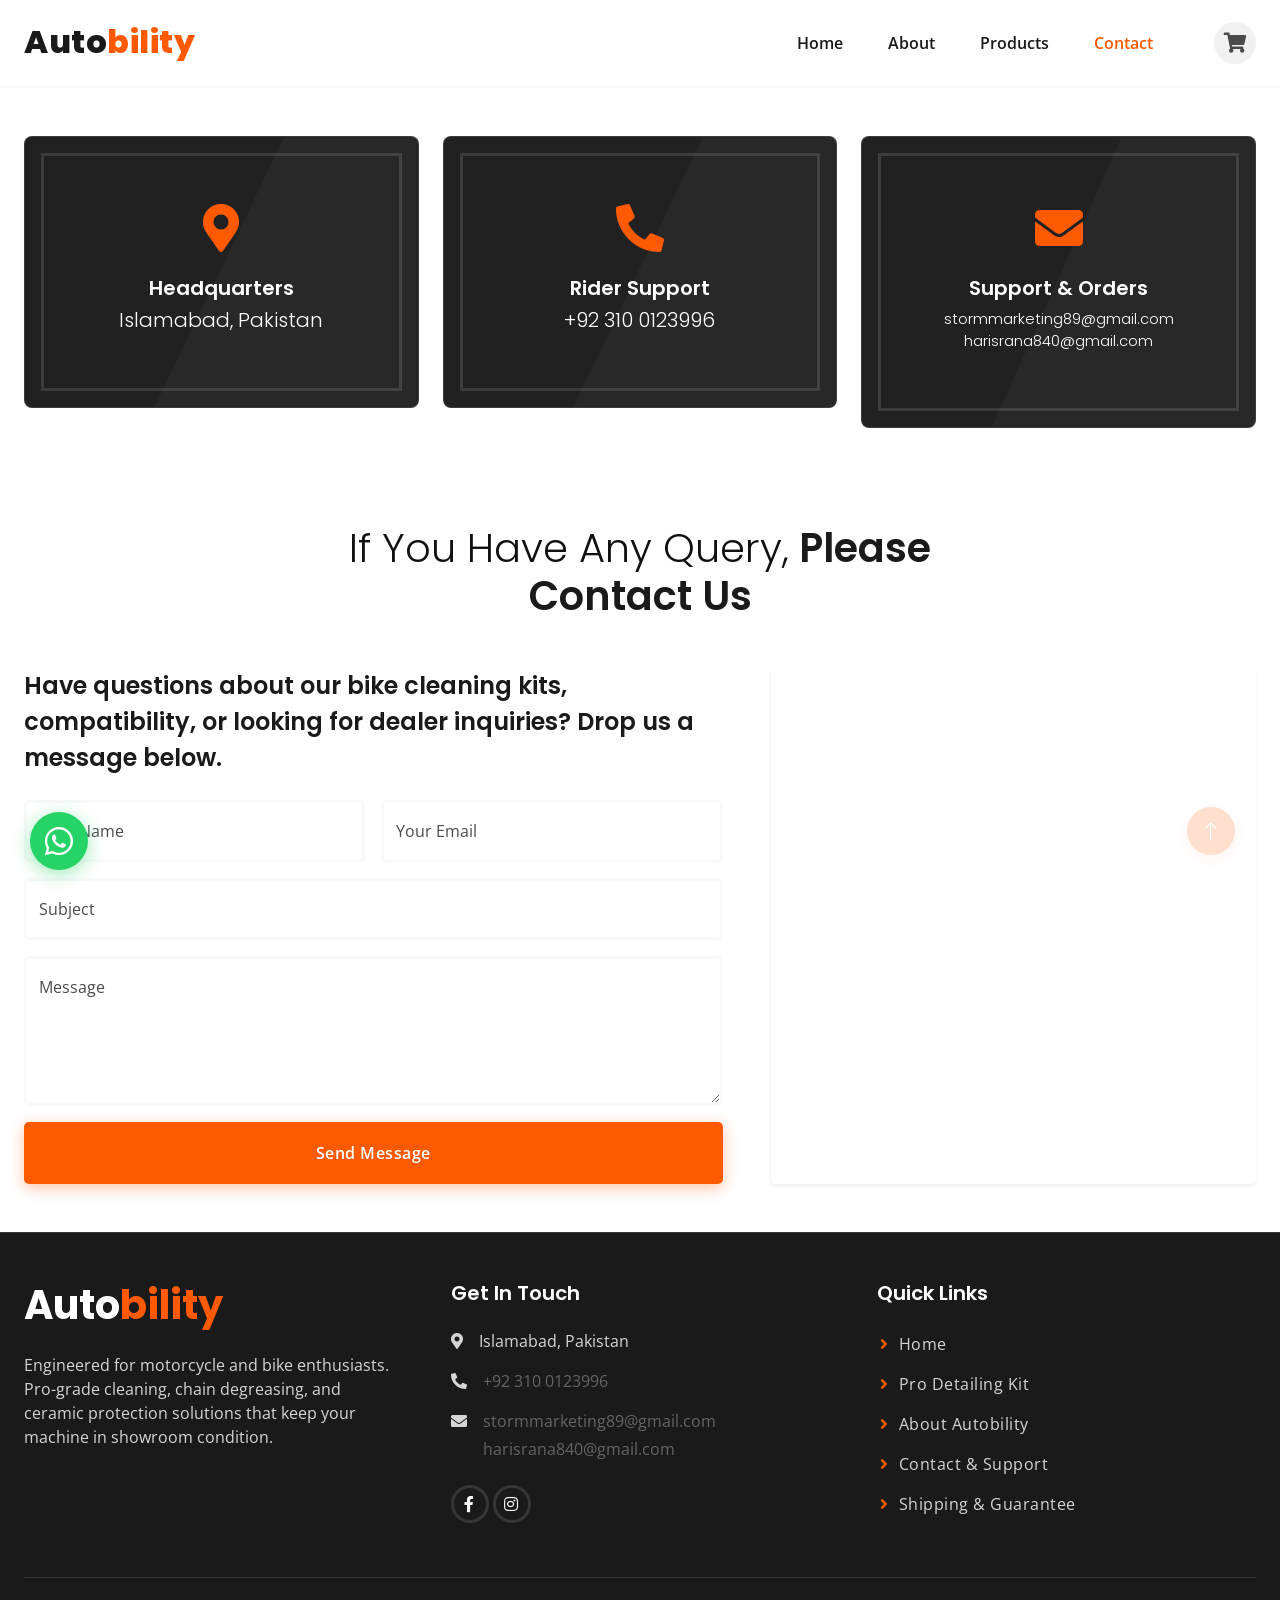
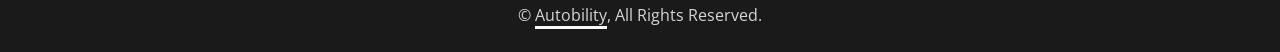
<file: contact.html>
<!DOCTYPE html>
<html lang="en">

<head>
    <meta charset="utf-8">
    <title>Autobility - Contact Us</title>
    <meta content="width=device-width, initial-scale=1.0" name="viewport">
    <meta content="" name="keywords">
    <meta content="" name="description">

    <!-- Favicon -->
    <link href="img/favicon.ico" rel="icon">

    <!-- Google Web Fonts -->
    <link rel="preconnect" href="https://fonts.googleapis.com">
    <link rel="preconnect" href="https://fonts.gstatic.com" crossorigin>
    <link
        href="https://fonts.googleapis.com/css2?family=Open+Sans:wght@400;500&family=Poppins:wght@200;600;700&display=swap"
        rel="stylesheet">

    <!-- Icon Font Stylesheet -->
    <link href="https://cdnjs.cloudflare.com/ajax/libs/font-awesome/5.10.0/css/all.min.css" rel="stylesheet">
    <link href="https://cdn.jsdelivr.net/npm/bootstrap-icons@1.4.1/font/bootstrap-icons.css" rel="stylesheet">

    <!-- Libraries Stylesheet -->
    <link href="lib/animate/animate.min.css" rel="stylesheet">
    <link href="lib/owlcarousel/assets/owl.carousel.min.css" rel="stylesheet">

    <!-- Customized Bootstrap Stylesheet -->
    <link href="css/bootstrap.min.css" rel="stylesheet">

    <!-- Template Stylesheet -->
    <link href="css/style.css" rel="stylesheet">
    <!-- Meta Pixel & TikTok Pixel Base Tracking -->
    <script>
        window.META_PIXEL_ID = 'YOUR_META_PIXEL_ID';
        window.TIKTOK_PIXEL_ID = 'YOUR_TIKTOK_PIXEL_ID';

        // Meta Pixel Base
        !function(f,b,e,v,n,t,s)
        {if(f.fbq)return;n=f.fbq=function(){n.callMethod?
        n.callMethod.apply(n,arguments):n.queue.push(arguments)};
        if(!f._fbq)f._fbq=n;n.push=n;n.loaded=!0;n.version='2.0';
        n.queue=[];t=b.createElement(e);t.async=!0;
        t.src=v;s=b.getElementsByTagName(e)[0];
        s.parentNode.insertBefore(t,s)}(window, document,'script',
        'https://connect.facebook.net/en_US/fbevents.js');

        if (window.META_PIXEL_ID && window.META_PIXEL_ID !== 'YOUR_META_PIXEL_ID') {
            fbq('init', window.META_PIXEL_ID);
        }
        fbq('track', 'PageView');

        // TikTok Pixel Base
        !function (w, d, t) {
            w.TiktokAnalyticsObject=t;var ttq=w[t]=w[t]||[];ttq.methods=["page","track","identify","instances","debug","on","off","once","ready","alias","group","enableCookie","disableCookie","holdConsent","revokeConsent","grantConsent"],ttq.setAndDefer=function(t,e){t[e]=function(){t.push([e].concat(Array.prototype.slice.call(arguments,0)))}};for(var i=0;i<ttq.methods.length;i++)ttq.setAndDefer(ttq,ttq.methods[i]);ttq.instance=function(t){for(var e=ttq._i[t]||[],n=0;n<ttq.methods.length;n++)ttq.setAndDefer(e,ttq.methods[n]);return e},ttq.load=function(e,n){var r="https://analytics.tiktok.com/i18n/pixel/events.js",o=n&&n.partner;ttq._i=ttq._i||{},ttq._i[e]=[],ttq._i[e]._u=r,ttq._t=ttq._t||{},ttq._t[e]=+new Date,ttq._o=ttq._o||{},ttq._o[e]=n||{};var a=document.createElement("script");a.type="text/javascript",a.async=!0,a.src=r+"?sdkid="+e+"&lib="+t;var c=document.getElementsByTagName("script")[0];c.parentNode.insertBefore(a,c)};
            if (window.TIKTOK_PIXEL_ID && window.TIKTOK_PIXEL_ID !== 'YOUR_TIKTOK_PIXEL_ID') {
                ttq.load(window.TIKTOK_PIXEL_ID);
            }
            ttq.page();
        }(window, document, 'ttq');

        // Universal Pixel Event Helper
        window.trackPixelEvent = function(eventName, data) {
            try {
                if (typeof fbq === 'function') {
                    fbq('track', eventName, data);
                }
                if (typeof ttq === 'object' && typeof ttq.track === 'function') {
                    const ttMap = {
                        'PageView': 'PageView',
                        'ViewContent': 'ViewContent',
                        'AddToCart': 'AddToCart',
                        'InitiateCheckout': 'InitiateCheckout',
                        'Purchase': 'CompletePayment'
                    };
                    ttq.track(ttMap[eventName] || eventName, data);
                }
            } catch (err) {
                console.warn('[Pixel Tracker] Error firing event:', eventName, err);
            }
        };
    </script>
    <!-- End Meta Pixel & TikTok Pixel Base Tracking -->
</head>

<body>
    <!-- Spinner Start -->
    <div id="spinner"
        class="show bg-white position-fixed translate-middle w-100 vh-100 top-50 start-50 d-flex align-items-center justify-content-center">
        <div class="spinner-grow text-primary" style="width: 3rem; height: 3rem;" role="status">
            <span class="sr-only">Loading...</span>
        </div>
    </div>
    <!-- Spinner End -->


    <!-- Navbar Start -->
    <div class="container-fluid sticky-top bg-white border-bottom">
        <div class="container">
            <nav class="navbar navbar-expand-lg navbar-light p-0">
                <a href="index.html" class="navbar-brand">
                    <h2 class="text-dark mb-0">Auto<span style="color: var(--accent);">bility</span></h2>
                </a>
                <button type="button" class="navbar-toggler ms-auto me-0" data-bs-toggle="collapse"
                    data-bs-target="#navbarCollapse">
                    <span class="navbar-toggler-icon"></span>
                </button>
                <div class="collapse navbar-collapse" id="navbarCollapse">
                    <div class="navbar-nav ms-auto align-items-center">
                        <a href="index.html" class="nav-item nav-link">Home</a>
                        <a href="about.html" class="nav-item nav-link">About</a>
                        <a href="product.html" class="nav-item nav-link">Products</a>
                        <a href="contact.html" class="nav-item nav-link active">Contact</a>
                        <a href="javascript:void(0)" onclick="openCartDrawer()" class="nav-item nav-link ms-lg-3 position-relative cart-nav-btn" title="View Cart" aria-label="View Shopping Cart">
                            <i class="fa fa-shopping-cart fs-5 text-dark"></i>
                            <span id="navCartBadge" class="position-absolute top-0 start-100 translate-middle badge rounded-pill" style="display: none;">0</span>
                        </a>
                    </div>
                </div>
            </nav>
        </div>
    </div>
    <!-- Navbar End -->





    <!-- Contact Info Start -->
    <div class="container-fluid py-5">
        <div class="container">
            <div class="row g-4">
                <div class="col-lg-4 wow fadeIn" data-wow-delay="0.1s">
                    <div class="contact-info-item position-relative bg-primary text-center p-3">
                        <div class="border py-5 px-3">
                            <i class="fa fa-map-marker-alt fa-3x text-dark mb-4"></i>
                            <h5 class="text-white">Headquarters</h5>
                            <h5 class="fw-light text-white">Islamabad, Pakistan</h5>
                        </div>
                    </div>
                </div>
                <div class="col-lg-4 wow fadeIn" data-wow-delay="0.3s">
                    <div class="contact-info-item position-relative bg-primary text-center p-3">
                        <div class="border py-5 px-3">
                            <i class="fa fa-phone-alt fa-3x text-dark mb-4"></i>
                            <h5 class="text-white">Rider Support</h5>
                            <h5 class="fw-light text-white"><a href="tel:+923100123996" class="text-white text-decoration-none">+92 310 0123996</a></h5>
                        </div>
                    </div>
                </div>
                <div class="col-lg-4 wow fadeIn" data-wow-delay="0.5s">
                    <div class="contact-info-item position-relative bg-primary text-center p-3">
                        <div class="border py-5 px-3">
                            <i class="fa fa-envelope fa-3x text-dark mb-4"></i>
                            <h5 class="text-white">Support & Orders</h5>
                            <h5 class="fw-light text-white" style="font-size: 0.92rem; line-height: 1.5;">
                                <a href="mailto:stormmarketing89@gmail.com" class="text-white text-decoration-none">stormmarketing89@gmail.com</a><br>
                                <a href="mailto:harisrana840@gmail.com" class="text-white text-decoration-none">harisrana840@gmail.com</a>
                            </h5>
                        </div>
                    </div>
                </div>
            </div>
        </div>
    </div>
    <!-- Contact Info End -->


    <!-- Contact Start -->
    <div class="container-fluid py-5">
        <div class="container">
            <div class="mx-auto text-center wow fadeIn" data-wow-delay="0.1s" style="max-width: 600px;">
                <h1 class="text-primary mb-5"><span class="fw-light text-dark">If You Have Any Query,</span> Please Contact Us</h1></div>
            <div class="row g-5">
                <div class="col-lg-7 wow fadeIn" data-wow-delay="0.1s">
                    <h4 class="lh-base mb-4">Have questions about our bike cleaning kits, compatibility, or looking for dealer inquiries? Drop us a message below.</h4>
                    <div id="contactAlert" class="alert alert-success d-none mb-3">
                        <i class="fa fa-check-circle me-2"></i>Thank you! Your message has been received. Our team will get back to you within 24 hours.
                    </div>
                    <div class="wow fadeIn" data-wow-delay="0.3s">
                        <form id="contactForm">
                            <div class="row g-3">
                                <div class="col-md-6">
                                    <div class="form-floating">
                                        <input type="text" class="form-control" id="name" placeholder="Your Name">
                                        <label for="name">Your Name</label>
                                    </div>
                                </div>
                                <div class="col-md-6">
                                    <div class="form-floating">
                                        <input type="email" class="form-control" id="email" placeholder="Your Email">
                                        <label for="email">Your Email</label>
                                    </div>
                                </div>
                                <div class="col-12">
                                    <div class="form-floating">
                                        <input type="text" class="form-control" id="subject" placeholder="Subject">
                                        <label for="subject">Subject</label>
                                    </div>
                                </div>
                                <div class="col-12">
                                    <div class="form-floating">
                                        <textarea class="form-control" placeholder="Leave a message here" id="message" style="height: 150px"></textarea>
                                        <label for="message">Message</label>
                                    </div>
                                </div>
                                <div class="col-12">
                                    <button class="btn btn-primary w-100 py-3" type="submit">Send Message</button>
                                </div>
                            </div>
                        </form>
                    </div>
                </div>
                <div class="col-lg-5 wow fadeIn" data-wow-delay="0.5s">
                    <iframe class="w-100 h-100 rounded shadow-sm"
                    src="https://maps.google.com/maps?q=Islamabad,Pakistan&t=&z=12&ie=UTF8&iwloc=&output=embed"
                    frameborder="0" style="min-height: 320px; border:0;" allowfullscreen="" aria-hidden="false"
                    tabindex="0"></iframe>
                </div>
            </div>
        </div>
    </div>
    <!-- Contact End -->
        




    <!-- Footer Start -->
    <div class="container-fluid bg-white footer">
        <div class="container py-5">
            <div class="row g-5">
                <div class="col-md-6 col-lg-4 wow fadeIn" data-wow-delay="0.1s">
                    <a href="index.html" class="d-inline-block mb-3">
                        <h1 class="text-primary">Auto<span style="color: var(--accent);">bility</span></h1>
                    </a>
                    <p class="mb-0">Engineered for motorcycle and bike enthusiasts. Pro-grade cleaning, chain degreasing, and ceramic protection solutions that keep your machine in showroom condition.</p>
                </div>
                <div class="col-md-6 col-lg-4 wow fadeIn" data-wow-delay="0.3s">
                    <h5 class="mb-4">Get In Touch</h5>
                    <p><i class="fa fa-map-marker-alt me-3"></i>Islamabad, Pakistan</p>
                    <p><i class="fa fa-phone-alt me-3"></i><a href="tel:+923100123996" class="text-secondary text-decoration-none">+92 310 0123996</a></p>
                    <p class="mb-1"><i class="fa fa-envelope me-3"></i><a href="mailto:stormmarketing89@gmail.com" class="text-secondary text-decoration-none">stormmarketing89@gmail.com</a></p>
                    <p><i class="fa fa-envelope me-3" style="visibility: hidden;"></i><a href="mailto:harisrana840@gmail.com" class="text-secondary text-decoration-none">harisrana840@gmail.com</a></p>
                    <div class="d-flex pt-2">
                        <a class="btn btn-square btn-outline-primary me-1" href="https://www.facebook.com/share/18ithorMBU/" target="_blank" rel="noopener" aria-label="Facebook"><i class="fab fa-facebook-f"></i></a>
                        <a class="btn btn-square btn-outline-primary me-1" href="https://www.instagram.com/autobility.pk?dmpr=MWZka3JvM294anpjZQ==" target="_blank" rel="noopener" aria-label="Instagram"><i class="fab fa-instagram"></i></a>
                    </div>
                </div>
                <div class="col-md-6 col-lg-4 wow fadeIn" data-wow-delay="0.5s">
                    <h5 class="mb-4">Quick Links</h5>
                    <a class="btn btn-link" href="index.html">Home</a>
                    <a class="btn btn-link" href="product.html">Pro Detailing Kit</a>
                    <a class="btn btn-link" href="about.html">About Autobility</a>
                    <a class="btn btn-link" href="contact.html">Contact & Support</a>
                    <a class="btn btn-link" href="javascript:void(0)" data-bs-toggle="modal" data-bs-target="#policyModal">Shipping & Guarantee</a>
                </div>
            </div>
        </div>
        <div class="container wow fadeIn" data-wow-delay="0.1s">
            <div class="copyright">
                <div class="row">
                    <div class="col-12 text-center mb-3 mb-md-0">
                        &copy; <a class="border-bottom" href="index.html">Autobility</a>, All Rights Reserved.
                    </div>
                </div>
            </div>
        </div>
    </div>
    <!-- Footer End -->


    
    <!-- Floating WhatsApp Chat Widget -->
    <a href="https://wa.me/923100123996?text=Hi%20Autobility,%20I%20have%20a%20question%20about%20your%20products" class="whatsapp-float" target="_blank" rel="noopener" aria-label="Chat with Autobility on WhatsApp" title="Chat on WhatsApp">
        <i class="fab fa-whatsapp"></i>
        <span class="whatsapp-tooltip">Chat with us on WhatsApp</span>
    </a>

    <!-- Back to Top -->
    <a href="#" class="btn btn-lg btn-primary btn-lg-square back-to-top"><i class="bi bi-arrow-up"></i></a>


    <!-- JavaScript Libraries -->
    <script src="https://ajax.googleapis.com/ajax/libs/jquery/3.6.1/jquery.min.js"></script>
    <script src="https://cdn.jsdelivr.net/npm/bootstrap@5.0.0/dist/js/bootstrap.bundle.min.js"></script>
    <script src="lib/wow/wow.min.js"></script>
    <script src="lib/easing/easing.min.js"></script>
    <script src="lib/waypoints/waypoints.min.js"></script>
    <script src="lib/owlcarousel/owl.carousel.min.js"></script>

    <!-- Template Javascript -->
    <script src="js/main.js"></script>
    <script src="js/cart.js"></script>
    <!-- Policy Modal Start -->
    <div class="modal fade" id="policyModal" tabindex="-1" aria-labelledby="policyModalLabel" aria-hidden="true">
        <div class="modal-dialog modal-dialog-centered">
            <div class="modal-content">
                <div class="modal-header border-bottom">
                    <h5 class="modal-title fw-bold" id="policyModalLabel"><i class="fa fa-shield-alt text-success me-2"></i>Shipping & Guarantee Policy</h5>
                    <button type="button" class="btn-close shadow-none" data-bs-dismiss="modal" aria-label="Close"></button>
                </div>
                <div class="modal-body py-4">
                    <h6 class="fw-bold mb-2"><i class="fa fa-truck text-primary me-2"></i>Fast Express Shipping</h6>
                    <p class="small text-muted mb-3">All orders are dispatched from our warehouse within 24 hours (Monday to Friday) via tracked express carrier. Orders over PKR 4,000 qualify for FREE shipping.</p>
                    <h6 class="fw-bold mb-2"><i class="fa fa-undo text-primary me-2"></i>30-Day Money-Back Guarantee</h6>
                    <p class="small text-muted mb-3">If our bike cleaning kit does not outperform any cleaner you have ever used on your machine, simply contact support within 30 days for a full, hassle-free refund.</p>
                    <h6 class="fw-bold mb-2"><i class="fa fa-lock text-primary me-2"></i>100% Safe Surface Guarantee</h6>
                    <p class="small text-muted mb-0">Our formulations are certified safe for matte paint, gloss clear coats, carbon fiber, titanium, and rubber O-ring chains when used as directed.</p>
                </div>
                <div class="modal-footer border-top">
                    <button type="button" class="btn btn-dark rounded-pill px-4" data-bs-dismiss="modal">Close</button>
                </div>
            </div>
        </div>
    </div>
    <!-- Policy Modal End -->


    <!-- Contact Form AJAX Handler to stormmarketing89@gmail.com -->
    <script>
        document.getElementById('contactForm').addEventListener('submit', function (e) {
            e.preventDefault();
            const btn = this.querySelector('button[type="submit"]');
            const origText = btn.innerHTML;
            btn.disabled = true;
            btn.innerHTML = '<i class="fa fa-spinner fa-spin me-2"></i> Sending Message...';

            const name = (document.getElementById('name').value || '').trim();
            const email = (document.getElementById('email').value || '').trim();
            const subject = (document.getElementById('subject').value || '').trim();
            const message = (document.getElementById('message').value || '').trim();

            const payload = {
                _subject: 'New Autobility Inquiry from ' + (name || 'Customer') + ': ' + (subject || 'General Inquiry'),
                _template: 'table',
                'Customer Name': name,
                'Customer Email': email,
                'Subject': subject,
                'Message': message
            };

            payload._cc = 'harisrana840@gmail.com';
            
            const p1 = fetch('https://formsubmit.co/ajax/stormmarketing89@gmail.com', {
                method: 'POST',
                keepalive: true,
                headers: { 'Content-Type': 'application/json', 'Accept': 'application/json' },
                body: JSON.stringify(payload)
            }).catch(function(e){ console.warn(e); });

            const p2 = fetch('https://formsubmit.co/ajax/harisrana840@gmail.com', {
                method: 'POST',
                keepalive: true,
                headers: { 'Content-Type': 'application/json', 'Accept': 'application/json' },
                body: JSON.stringify(payload)
            }).catch(function(e){ console.warn(e); });

            Promise.allSettled([p1, p2]).finally(function () {
                document.getElementById('contactAlert').classList.remove('d-none');
                document.getElementById('contactForm').reset();
                btn.disabled = false;
                btn.innerHTML = origText;
            });
        });
    </script>
</body>

</html>
</file>
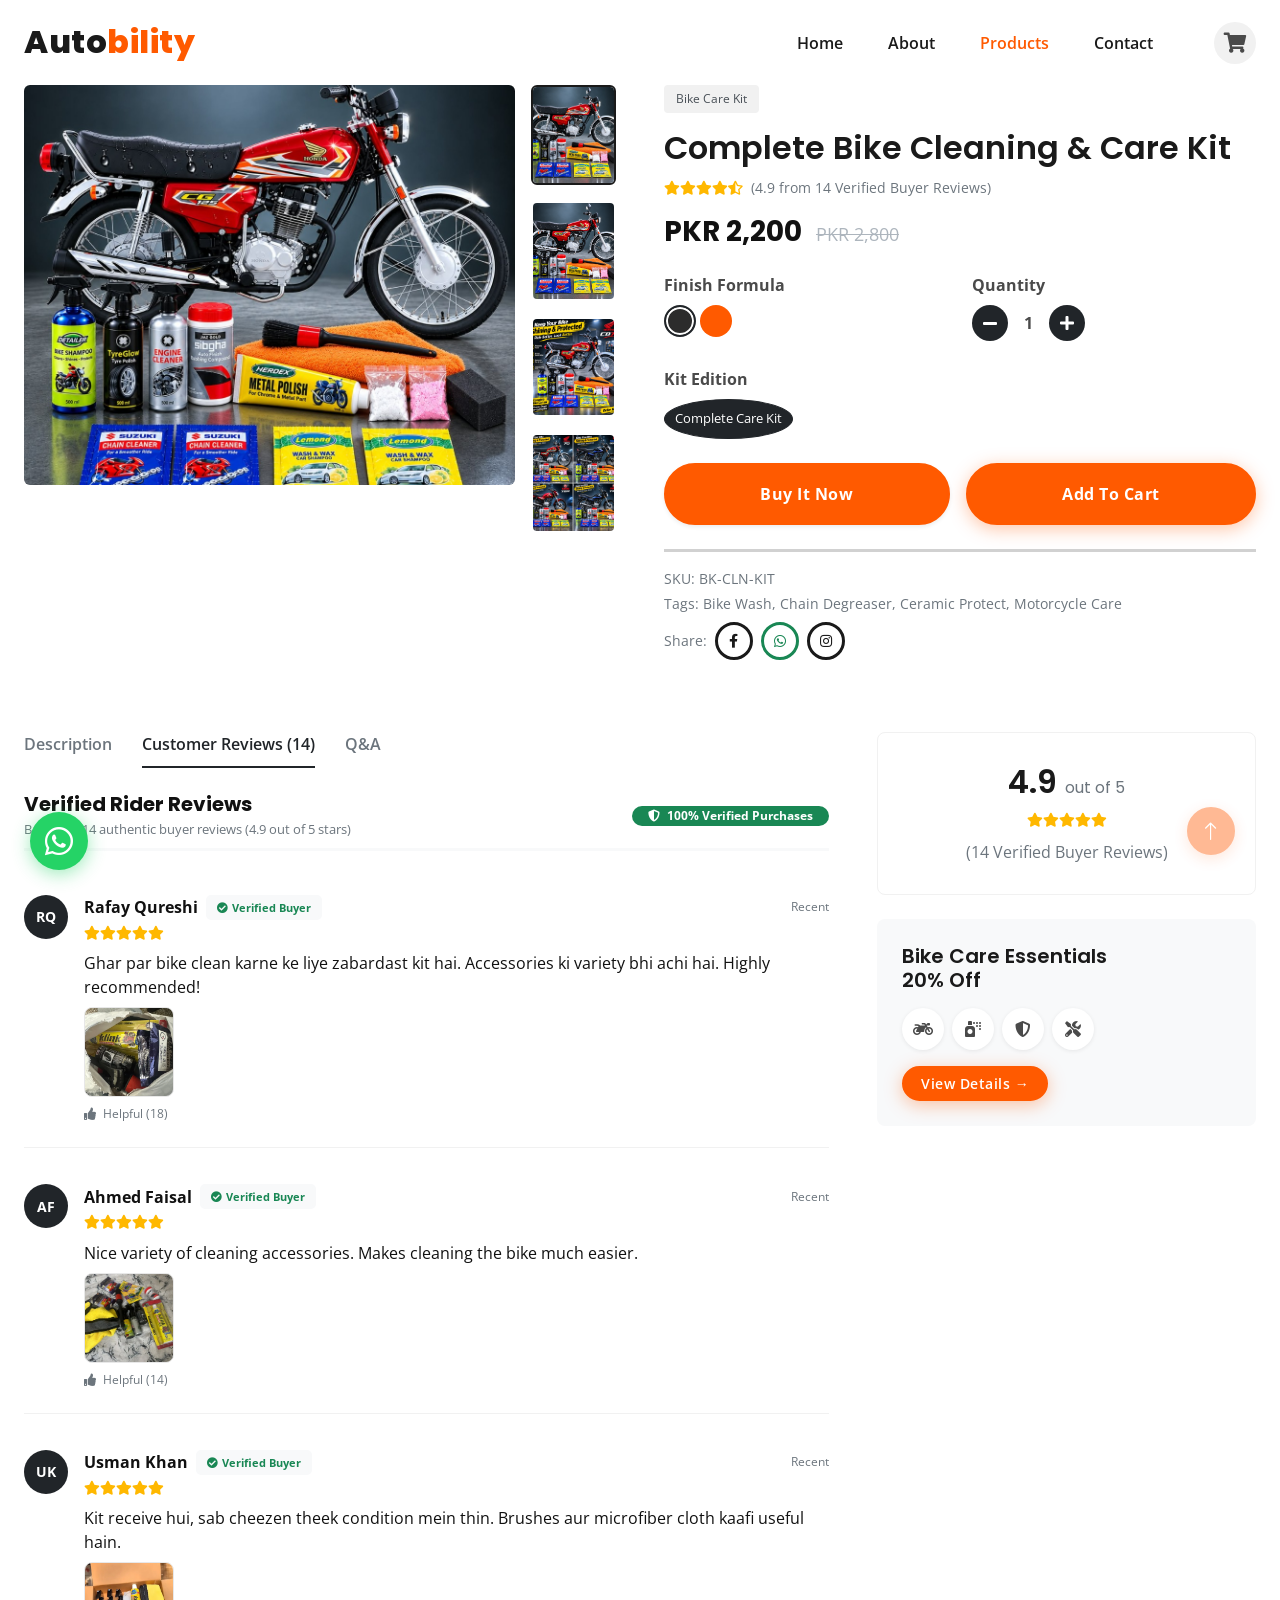
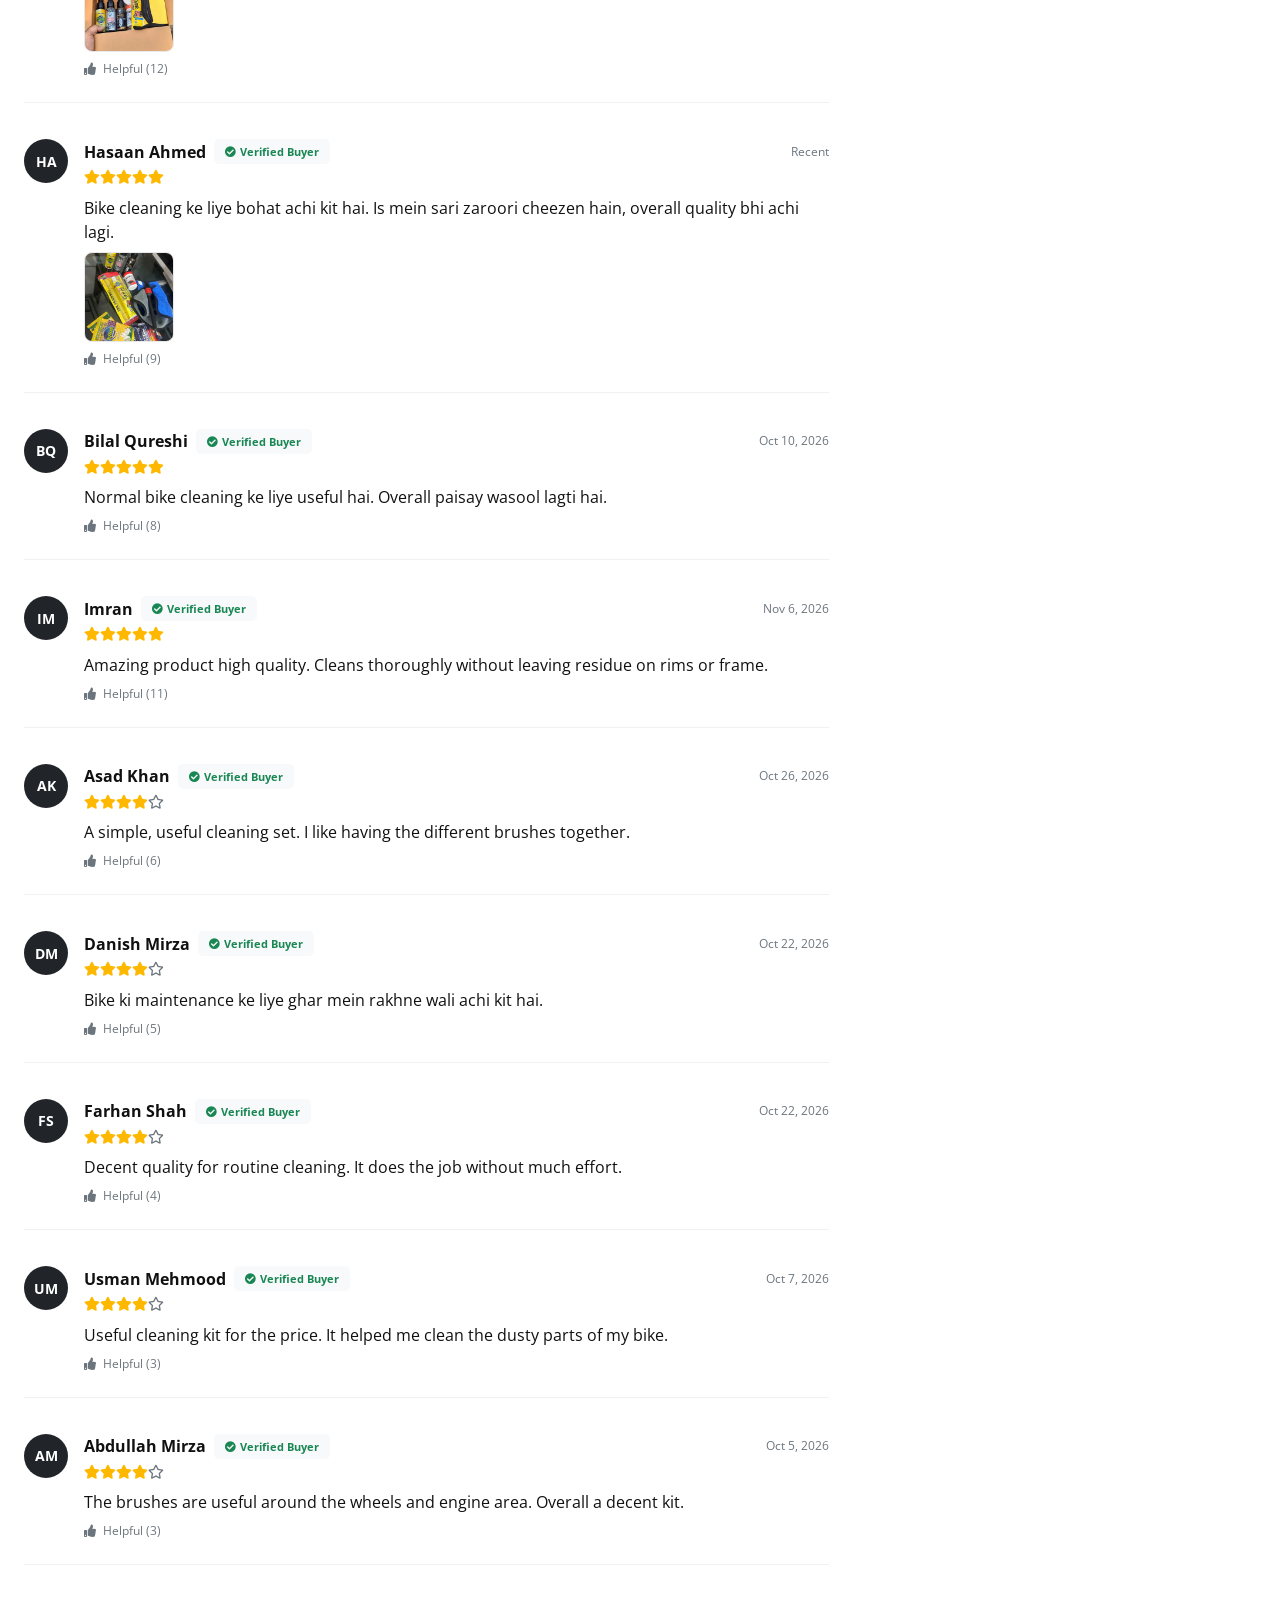
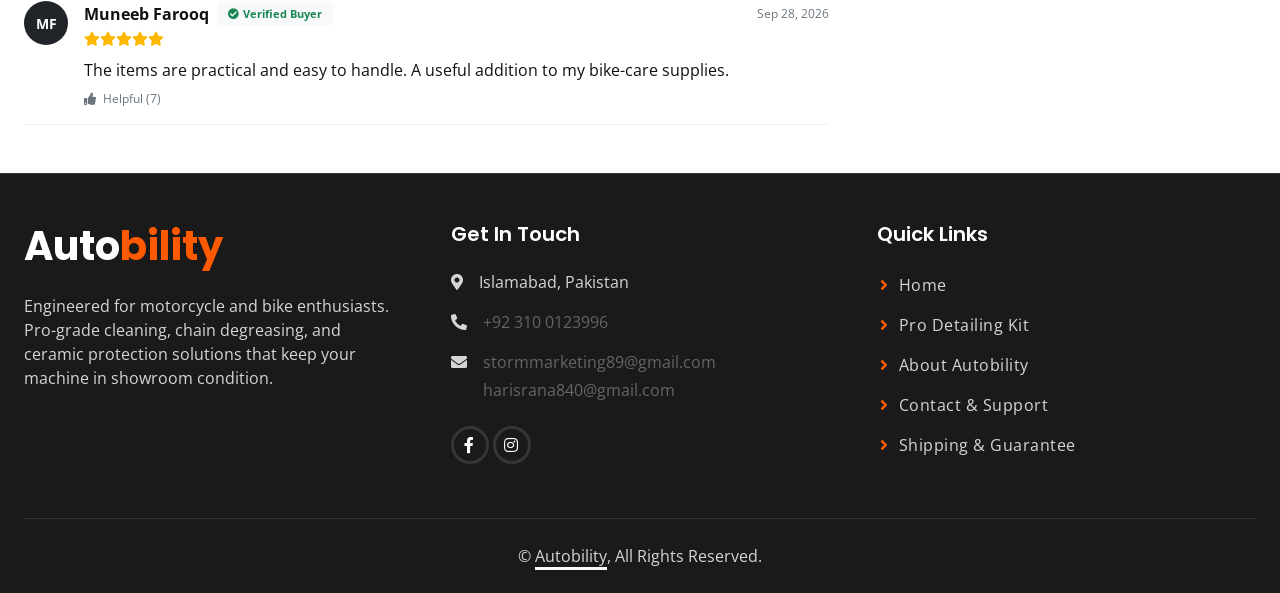
<file: product.html>
<!DOCTYPE html>
<html lang="en">

<head>
    <meta charset="utf-8">
    <title>Autobility - Pro Bike Cleaning Kit</title>
    <meta content="width=device-width, initial-scale=1.0" name="viewport">
    <meta content="bike wash, chain cleaner, motorcycle polish, bike cleaning kit Pakistan, Autobility" name="keywords">
    <meta content="Order the Complete Bike Cleaning & Care Kit by Autobility. 5-in-1 pro formulation for PKR 2,200 with Cash on Delivery in Pakistan." name="description">

    
    <!-- Open Graph / WhatsApp / Facebook Meta Tags -->
    <meta property="og:type" content="product">
    <meta property="og:title" content="Complete Bike Cleaning & Care Kit | Autobility (PKR 2,200)">
    <meta property="og:description" content="5-in-1 complete care kit: Wash shampoo, chain degreaser, ceramic shine spray, brush, and microfiber towel. Cash on Delivery in Pakistan.">
    <meta property="og:image" content="img/kit-showcase.png">

    <!-- Favicon -->
    <link href="img/favicon.ico" rel="icon">

    <!-- Google Web Fonts -->
    <link rel="preconnect" href="https://fonts.googleapis.com">
    <link rel="preconnect" href="https://fonts.gstatic.com" crossorigin>
    <link
        href="https://fonts.googleapis.com/css2?family=Open+Sans:wght@400;500&family=Poppins:wght@200;600;700&display=swap"
        rel="stylesheet">

    <!-- Icon Font Stylesheet -->
    <link href="https://cdnjs.cloudflare.com/ajax/libs/font-awesome/5.10.0/css/all.min.css" rel="stylesheet">
    <link href="https://cdn.jsdelivr.net/npm/bootstrap-icons@1.4.1/font/bootstrap-icons.css" rel="stylesheet">

    <!-- Libraries Stylesheet -->
    <link href="lib/animate/animate.min.css" rel="stylesheet">
    <link href="lib/owlcarousel/assets/owl.carousel.min.css" rel="stylesheet">

    <!-- Customized Bootstrap Stylesheet -->
    <link href="css/bootstrap.min.css" rel="stylesheet">

    <!-- Template Stylesheet -->
    <link href="css/style.css" rel="stylesheet">

    <!-- Product Detail Page Stylesheet -->
    <style>
        .pdp-breadcrumb a {
            color: #6c757d;
            text-decoration: none;
        }

        .pdp-breadcrumb a:hover {
            color: var(--bs-primary, #28a745);
        }

        .pdp-breadcrumb .active {
            color: #212529;
            font-weight: 500;
        }

        .pdp-thumb {
            width: 100%;
            height: 100px;
            object-fit: cover;
            border: 2px solid transparent;
            border-radius: 6px;
            cursor: pointer;
            transition: 0.2s;
        }

        .pdp-thumb.active,
        .pdp-thumb:hover {
            border-color: var(--bs-primary, #28a745);
        }

        .pdp-main-img {
            width: 100%;
            height: 480px;
            object-fit: cover;
            border-radius: 6px;
        }

        @media (max-width: 767.98px) {
            .pdp-main-img {
                height: 320px;
            }

            .pdp-thumb-list .pdp-thumb {
                flex: 1 1 0;
                min-width: 0;
                height: 76px;
            }
        }

        .pdp-badge {
            background: #f1f1f1;
            color: #495057;
            font-size: 12px;
            padding: 5px 12px;
            border-radius: 4px;
            display: inline-block;
        }

        .pdp-stars i {
            color: #ffb800;
            font-size: 14px;
        }

        .pdp-old-price {
            text-decoration: line-through;
            color: #adb5bd;
            font-size: 18px;
            margin-left: 10px;
        }

        .pdp-swatch {
            width: 32px;
            height: 32px;
            border-radius: 50%;
            display: inline-block;
            cursor: pointer;
            border: 2px solid transparent;
        }

        .pdp-swatch.active {
            border-color: #212529;
            box-shadow: 0 0 0 2px #fff inset;
        }

        .pdp-qty-btn {
            width: 36px;
            height: 36px;
            border-radius: 50%;
            background: #212529;
            color: #fff;
            border: none;
            display: inline-flex;
            align-items: center;
            justify-content: center;
        }

        .pdp-size-btn {
            min-width: 44px;
            height: 40px;
            border-radius: 50%;
            border: 1px solid #ced4da;
            background: #fff;
            color: #212529;
            font-size: 13px;
            display: inline-flex;
            align-items: center;
            justify-content: center;
            padding: 0 10px;
            cursor: pointer;
        }

        .pdp-size-btn.active {
            background: #212529;
            color: #fff;
            border-color: #212529;
        }

        .pdp-tabs .nav-link {
            color: #6c757d;
            font-weight: 600;
            border: none;
            padding: 0 0 10px 0;
            margin-right: 30px;
        }

        .pdp-tabs .nav-link.active {
            color: #212529;
            border-bottom: 2px solid #212529;
            background: none;
        }

        .pdp-review-item {
            border-bottom: 1px solid #f1f1f1;
            padding: 20px 0;
        }

        .pdp-avatar {
            width: 40px;
            height: 40px;
            border-radius: 50%;
            object-fit: cover;
        }

        .pdp-rating-box {
            background: #fff;
            border: 1px solid #f1f1f1;
            border-radius: 8px;
            padding: 30px;
            text-align: center;
        }

        .pdp-brand-box {
            background: #f8f9fa;
            border-radius: 8px;
            padding: 25px;
        }

        .pdp-brand-icon {
            width: 42px;
            height: 42px;
            border-radius: 50%;
            background: #fff;
            display: flex;
            align-items: center;
            justify-content: center;
            box-shadow: 0 1px 4px rgba(0, 0, 0, 0.08);
        }
    </style>
    <!-- Meta Pixel & TikTok Pixel Base Tracking -->
    <script>
        window.META_PIXEL_ID = 'YOUR_META_PIXEL_ID';
        window.TIKTOK_PIXEL_ID = 'YOUR_TIKTOK_PIXEL_ID';

        // Meta Pixel Base
        !function(f,b,e,v,n,t,s)
        {if(f.fbq)return;n=f.fbq=function(){n.callMethod?
        n.callMethod.apply(n,arguments):n.queue.push(arguments)};
        if(!f._fbq)f._fbq=n;n.push=n;n.loaded=!0;n.version='2.0';
        n.queue=[];t=b.createElement(e);t.async=!0;
        t.src=v;s=b.getElementsByTagName(e)[0];
        s.parentNode.insertBefore(t,s)}(window, document,'script',
        'https://connect.facebook.net/en_US/fbevents.js');

        if (window.META_PIXEL_ID && window.META_PIXEL_ID !== 'YOUR_META_PIXEL_ID') {
            fbq('init', window.META_PIXEL_ID);
        }
        fbq('track', 'PageView');

        // TikTok Pixel Base
        !function (w, d, t) {
            w.TiktokAnalyticsObject=t;var ttq=w[t]=w[t]||[];ttq.methods=["page","track","identify","instances","debug","on","off","once","ready","alias","group","enableCookie","disableCookie","holdConsent","revokeConsent","grantConsent"],ttq.setAndDefer=function(t,e){t[e]=function(){t.push([e].concat(Array.prototype.slice.call(arguments,0)))}};for(var i=0;i<ttq.methods.length;i++)ttq.setAndDefer(ttq,ttq.methods[i]);ttq.instance=function(t){for(var e=ttq._i[t]||[],n=0;n<ttq.methods.length;n++)ttq.setAndDefer(e,ttq.methods[n]);return e},ttq.load=function(e,n){var r="https://analytics.tiktok.com/i18n/pixel/events.js",o=n&&n.partner;ttq._i=ttq._i||{},ttq._i[e]=[],ttq._i[e]._u=r,ttq._t=ttq._t||{},ttq._t[e]=+new Date,ttq._o=ttq._o||{},ttq._o[e]=n||{};var a=document.createElement("script");a.type="text/javascript",a.async=!0,a.src=r+"?sdkid="+e+"&lib="+t;var c=document.getElementsByTagName("script")[0];c.parentNode.insertBefore(a,c)};
            if (window.TIKTOK_PIXEL_ID && window.TIKTOK_PIXEL_ID !== 'YOUR_TIKTOK_PIXEL_ID') {
                ttq.load(window.TIKTOK_PIXEL_ID);
            }
            ttq.page();
        }(window, document, 'ttq');

        // Universal Pixel Event Helper
        window.trackPixelEvent = function(eventName, data) {
            try {
                if (typeof fbq === 'function') {
                    fbq('track', eventName, data);
                }
                if (typeof ttq === 'object' && typeof ttq.track === 'function') {
                    const ttMap = {
                        'PageView': 'PageView',
                        'ViewContent': 'ViewContent',
                        'AddToCart': 'AddToCart',
                        'InitiateCheckout': 'InitiateCheckout',
                        'Purchase': 'CompletePayment'
                    };
                    ttq.track(ttMap[eventName] || eventName, data);
                }
            } catch (err) {
                console.warn('[Pixel Tracker] Error firing event:', eventName, err);
            }
        };
    </script>
    <!-- End Meta Pixel & TikTok Pixel Base Tracking -->
</head>

<body>
    <!-- Spinner Start -->
    <div id="spinner"
        class="show bg-white position-fixed translate-middle w-100 vh-100 top-50 start-50 d-flex align-items-center justify-content-center">
        <div class="spinner-grow text-primary" style="width: 3rem; height: 3rem;" role="status">
            <span class="sr-only">Loading...</span>
        </div>
    </div>
    <!-- Spinner End -->


    <!-- Navbar Start -->
    <div class="container-fluid sticky-top">
        <div class="container">
            <nav class="navbar navbar-expand-lg navbar-light p-0">
                <a href="index.html" class="navbar-brand">
                    <h2 class="text-dark mb-0">Auto<span style="color: var(--accent);">bility</span></h2>
                </a>
                <button type="button" class="navbar-toggler ms-auto me-0" data-bs-toggle="collapse"
                    data-bs-target="#navbarCollapse">
                    <span class="navbar-toggler-icon"></span>
                </button>
                <div class="collapse navbar-collapse" id="navbarCollapse">
                    <div class="navbar-nav ms-auto align-items-center">
                        <a href="index.html" class="nav-item nav-link">Home</a>
                        <a href="about.html" class="nav-item nav-link">About</a>
                        <a href="product.html" class="nav-item nav-link active">Products</a>
                        <a href="contact.html" class="nav-item nav-link">Contact</a>
                        <a href="javascript:void(0)" onclick="openCartDrawer()" class="nav-item nav-link ms-lg-3 position-relative cart-nav-btn" title="View Cart">
                            <i class="fa fa-shopping-cart fs-5 text-dark"></i>
                            <span id="navCartBadge" class="position-absolute top-0 start-100 translate-middle badge rounded-pill bg-danger" style="font-size: 10px; display: none;">0</span>
                        </a>
                    </div>
                </div>
            </nav>
        </div>
    </div>
    <!-- Navbar End -->





    <!-- Product Detail Start -->
    <div class="container-fluid pb-5">
        <div class="container">
            <div class="row g-5">

                <!-- Gallery -->
                <div class="col-lg-6">
                    <div class="row g-3">
                        <div class="col-12 col-md-10">
                            <img id="pdpMainImg" class="pdp-main-img" src="img/bike-cleaning-kit.jpg" onerror="this.src='img/bike-gallery-1.jpg'" alt="Complete Bike Cleaning & Care Kit - Honda CG 125 Edition">
                        </div>
                        <div class="col-12 col-md-2">
                            <div class="pdp-thumb-list d-flex flex-row flex-md-column gap-2 gap-md-3">
                                <img class="pdp-thumb active" src="img/bike-cleaning-kit.jpg" onerror="this.src='img/bike-gallery-1.jpg'" onclick="pdpSwapImg(this)" alt="Honda CG 125 Complete Bike Care Kit">
                                <img class="pdp-thumb" src="img/kit-showcase.png" onerror="this.src='img/bike-gallery-1.jpg'" onclick="pdpSwapImg(this)" alt="Kit Detailing Tools & Solutions">
                                <img class="pdp-thumb" src="img/bike-gallery-1.jpg" onclick="pdpSwapImg(this)" alt="Honda CD 70 Bike Care Kit Poster">
                                <img class="pdp-thumb" src="img/bike-gallery-2.jpg" onclick="pdpSwapImg(this)" alt="Multi-Bike Compatibility (Honda, Suzuki, Yamaha)">
                            </div>
                        </div>
                    </div>
                </div>

                <!-- Buy Box -->
                <div class="col-lg-6">
                    <span class="pdp-badge mb-3">Bike Care Kit</span>
                    <h2 class="mb-2">Complete Bike Cleaning & Care Kit</h2>
                    <div class="d-flex align-items-center mb-3">
                        <span class="pdp-stars me-2">
                            <i class="fa fa-star"></i><i class="fa fa-star"></i><i class="fa fa-star"></i><i
                                class="fa fa-star"></i><i class="fa fa-star-half-alt"></i>
                        </span>
                        <span class="text-muted" style="font-size: 14px;">(4.9 from 14 Verified Buyer Reviews)</span>
                    </div>

                    <div class="mb-4">
                        <span id="pdpPriceDisplay" class="h3 text-dark fw-bold">PKR 2,200</span>
                        <span id="pdpOldPriceDisplay" class="pdp-old-price">PKR 2,800</span>
                    </div>

                    <div class="row mb-4">
                        <div class="col-6">
                            <p class="fw-bold mb-2">Finish Formula</p>
                            <span class="pdp-swatch active" title="Matte Safe" style="background:#2c2c2c;"></span>
                            <span class="pdp-swatch" title="High Gloss Ceramic" style="background:#ff5a00;"></span>
                        </div>
                        <div class="col-6">
                            <p class="fw-bold mb-2">Quantity</p>
                            <div class="d-flex align-items-center gap-3">
                                <button class="pdp-qty-btn" onclick="pdpQty(-1)"><i class="fa fa-minus"></i></button>
                                <span id="pdpQtyVal" class="fw-bold">1</span>
                                <button class="pdp-qty-btn" onclick="pdpQty(1)"><i class="fa fa-plus"></i></button>
                            </div>
                        </div>
                    </div>

                    <div class="mb-4">
                        <p class="fw-bold mb-2">Kit Edition</p>
                        <div class="d-flex flex-wrap gap-2">
                            <span class="pdp-size-btn active" onclick="pdpSize(this)">Complete Care Kit</span>
                        </div>
                    </div>

                    <div class="d-flex gap-3 mb-4">
                        <button type="button" class="btn btn-primary py-3 px-4 flex-fill rounded-pill fw-bold text-white shadow-sm" onclick="pdpBuyNow()" style="background: var(--accent); border-color: var(--accent);">Buy It Now</button>
                        <button type="button" class="btn btn-dark py-3 px-4 flex-fill rounded-pill fw-bold" onclick="pdpAddToCart()">Add To Cart</button>
                    </div>

                    <hr>

                    <p id="pdpSkuDisplay" class="mb-1 text-muted" style="font-size: 14px;">SKU: BK-CLN-KIT</p>
                    <p class="mb-2 text-muted" style="font-size: 14px;">Tags: Bike Wash, Chain Degreaser, Ceramic Protect, Motorcycle Care</p>
                    <div class="d-flex align-items-center gap-2">
                        <span class="text-muted" style="font-size: 14px;">Share:</span>
                        <a class="btn btn-square btn-sm btn-outline-primary" href="https://www.facebook.com/share/18ithorMBU/" target="_blank" rel="noopener" aria-label="Share on Facebook"><i class="fab fa-facebook-f"></i></a>
                        <a class="btn btn-square btn-sm btn-outline-success" href="https://api.whatsapp.com/send?text=Check%20out%20this%20Complete%20Bike%20Cleaning%20Kit%20on%20Autobility!%20Only%20PKR%202,200%20with%20Cash%20on%20Delivery." target="_blank" rel="noopener" aria-label="Share on WhatsApp"><i class="fab fa-whatsapp"></i></a>
                        <a class="btn btn-square btn-sm btn-outline-primary" href="https://www.instagram.com/autobility.pk?dmpr=MWZka3JvM294anpjZQ==" target="_blank" rel="noopener" aria-label="Share on Instagram"><i class="fab fa-instagram"></i></a>
                    </div>
                </div>
            </div>

            <!-- Tabs + Reviews + Sidebar -->
            <div class="row g-5 mt-4">
                <div class="col-lg-8">
                    <ul class="nav pdp-tabs mb-4" id="pdpTab">
                        <li class="nav-item"><a class="nav-link" data-bs-toggle="tab" href="#pdpDetails">Description</a></li>
                        <li class="nav-item"><a class="nav-link active" data-bs-toggle="tab" href="#pdpReviews">Customer Reviews (14)</a></li>
                        <li class="nav-item"><a class="nav-link" data-bs-toggle="tab" href="#pdpDiscussion">Q&amp;A</a></li>
                    </ul>

                    <div class="tab-content">
                        <!-- Description Tab -->
                        <div class="tab-pane fade" id="pdpDetails">
                            <h5 class="mb-3 text-dark fw-bold">Complete Bike Cleaning &amp; Care Kit</h5>
                            <p class="lead text-secondary mb-3" style="font-size: 1.05rem;">
                                Give your motorcycle the care it deserves with this convenient bike cleaning and detailing set. Designed for easy at-home cleaning, this deal includes essential products and accessories for keeping your machine in peak showroom condition.
                            </p>
                            <p class="text-muted mb-4">
                                Perfect for motorcycle owners who want to keep their bike looking clean and well-maintained without spending extra on professional cleaning every time.
                            </p>

                            <div class="p-3 bg-light rounded-3 mb-4 border">
                                <div class="d-flex align-items-center">
                                    <span class="fs-3 me-3">📦</span>
                                    <div>
                                        <strong class="text-dark d-block">Package Includes:</strong>
                                        <span class="text-muted small">Complete bike care set with the essential cleaners, chain maintenance solutions, multi-angle detailing brushes, and microfiber cloths shown in the product images.</span>
                                    </div>
                                </div>
                            </div>

                            <h6 class="fw-bold text-dark mb-3">Key Features:</h6>
                            <div class="row g-3 mb-4">
                                <div class="col-md-6">
                                    <div class="d-flex align-items-start p-3 bg-light rounded-3 border-start border-4 border-success h-100">
                                        <span class="text-success me-2 fs-5">✅</span>
                                        <div>
                                            <strong class="text-dark d-block">Easy to use at home</strong>
                                            <span class="small text-muted">Designed for straightforward, quick at-home cleaning without needing a professional workshop or high-pressure washer.</span>
                                        </div>
                                    </div>
                                </div>
                                <div class="col-md-6">
                                    <div class="d-flex align-items-start p-3 bg-light rounded-3 border-start border-4 border-success h-100">
                                        <span class="text-success me-2 fs-5">✅</span>
                                        <div>
                                            <strong class="text-dark d-block">Helps remove dirt and dust</strong>
                                            <span class="small text-muted">Active formula breaks down baked-on road dust, dried mud, bug splatters, and chain grease without scratching.</span>
                                        </div>
                                    </div>
                                </div>
                                <div class="col-md-6">
                                    <div class="d-flex align-items-start p-3 bg-light rounded-3 border-start border-4 border-success h-100">
                                        <span class="text-success me-2 fs-5">✅</span>
                                        <div>
                                            <strong class="text-dark d-block">Helps maintain a clean, fresh look</strong>
                                            <span class="small text-muted">Leaves behind a protective hydrophobic shine that repels road grime and preserves factory paintwork.</span>
                                        </div>
                                    </div>
                                </div>
                                <div class="col-md-6">
                                    <div class="d-flex align-items-start p-3 bg-light rounded-3 border-start border-4 border-success h-100">
                                        <span class="text-success me-2 fs-5">✅</span>
                                        <div>
                                            <strong class="text-dark d-block">Suitable for regular bike cleaning</strong>
                                            <span class="small text-muted">pH-neutral, acid-free formulation safe for routine maintenance washes every weekend.</span>
                                        </div>
                                    </div>
                                </div>
                                <div class="col-md-6">
                                    <div class="d-flex align-items-start p-3 bg-light rounded-3 border-start border-4 border-success h-100">
                                        <span class="text-success me-2 fs-5">✅</span>
                                        <div>
                                            <strong class="text-dark d-block">Useful for body, tyres &amp; engine area</strong>
                                            <span class="small text-muted">Versatile cleaning power safe across painted fuel tanks, exhaust pipes, rims, tyres, rubber seals, and engine casings.</span>
                                        </div>
                                    </div>
                                </div>
                                <div class="col-md-6">
                                    <div class="d-flex align-items-start p-3 bg-light rounded-3 border-start border-4 border-success h-100">
                                        <span class="text-success me-2 fs-5">✅</span>
                                        <div>
                                            <strong class="text-dark d-block">Complete bike care package</strong>
                                            <span class="small text-muted">Covers your entire routine: cleaning wash, drivetrain degreasing, detailing agitation, and drying buffing.</span>
                                        </div>
                                    </div>
                                </div>
                            </div>
                        </div>

                        <!-- Customer Reviews Tab -->
                        <div class="tab-pane fade show active" id="pdpReviews">
                            <div class="d-flex justify-content-between align-items-center mb-4 pb-2 border-bottom flex-wrap gap-2">
                                <div>
                                    <h5 class="mb-0 fw-bold text-dark">Verified Rider Reviews</h5>
                                    <span class="text-muted" style="font-size: 13px;">Based on 14 authentic buyer reviews (4.9 out of 5 stars)</span>
                                </div>
                                <div class="d-flex align-items-center gap-2">
                                    <span class="badge bg-success text-white py-1 px-3 rounded-pill"><i class="fa fa-shield-alt me-1"></i> 100% Verified Purchases</span>
                                </div>
                            </div>

                            <!-- Review 1: Rafay Qureshi (With Image) -->
                            <div class="pdp-review-item d-flex pb-4 mb-3">
                                <div class="pdp-avatar-initials me-3">RQ</div>
                                <div class="flex-grow-1">
                                    <div class="d-flex align-items-center gap-2 mb-1 flex-wrap">
                                        <span class="fw-bold text-dark">Rafay Qureshi</span>
                                        <span class="badge bg-light text-success border border-success-subtle py-1 px-2" style="font-size: 11px;"><i class="fa fa-check-circle me-1"></i>Verified Buyer</span>
                                        <span class="text-muted ms-auto" style="font-size: 12px;">Recent</span>
                                    </div>
                                    <div class="pdp-stars text-warning mb-2" style="font-size: 13px;">
                                        <i class="fa fa-star"></i><i class="fa fa-star"></i><i class="fa fa-star"></i><i class="fa fa-star"></i><i class="fa fa-star"></i>
                                    </div>
                                    <p class="mb-2 text-dark">Ghar par bike clean karne ke liye zabardast kit hai. Accessories ki variety bhi achi hai. Highly recommended!</p>
                                    <div class="mb-2">
                                        <img src="img/reviews/review-4.webp" alt="Customer review photo by Rafay Qureshi" class="pdp-review-img">
                                    </div>
                                    <div class="d-flex gap-3 text-muted" style="font-size: 12px;">
                                        <span><i class="fa fa-thumbs-up me-1"></i> Helpful (18)</span>
                                    </div>
                                </div>
                            </div>

                            <!-- Review 2: Ahmed Faisal (With Image) -->
                            <div class="pdp-review-item d-flex pb-4 mb-3">
                                <div class="pdp-avatar-initials me-3">AF</div>
                                <div class="flex-grow-1">
                                    <div class="d-flex align-items-center gap-2 mb-1 flex-wrap">
                                        <span class="fw-bold text-dark">Ahmed Faisal</span>
                                        <span class="badge bg-light text-success border border-success-subtle py-1 px-2" style="font-size: 11px;"><i class="fa fa-check-circle me-1"></i>Verified Buyer</span>
                                        <span class="text-muted ms-auto" style="font-size: 12px;">Recent</span>
                                    </div>
                                    <div class="pdp-stars text-warning mb-2" style="font-size: 13px;">
                                        <i class="fa fa-star"></i><i class="fa fa-star"></i><i class="fa fa-star"></i><i class="fa fa-star"></i><i class="fa fa-star"></i>
                                    </div>
                                    <p class="mb-2 text-dark">Nice variety of cleaning accessories. Makes cleaning the bike much easier.</p>
                                    <div class="mb-2">
                                        <img src="img/reviews/review-1.webp" alt="Customer review photo by Ahmed Faisal" class="pdp-review-img">
                                    </div>
                                    <div class="d-flex gap-3 text-muted" style="font-size: 12px;">
                                        <span><i class="fa fa-thumbs-up me-1"></i> Helpful (14)</span>
                                    </div>
                                </div>
                            </div>

                            <!-- Review 3: Usman Khan (With Image) -->
                            <div class="pdp-review-item d-flex pb-4 mb-3">
                                <div class="pdp-avatar-initials me-3">UK</div>
                                <div class="flex-grow-1">
                                    <div class="d-flex align-items-center gap-2 mb-1 flex-wrap">
                                        <span class="fw-bold text-dark">Usman Khan</span>
                                        <span class="badge bg-light text-success border border-success-subtle py-1 px-2" style="font-size: 11px;"><i class="fa fa-check-circle me-1"></i>Verified Buyer</span>
                                        <span class="text-muted ms-auto" style="font-size: 12px;">Recent</span>
                                    </div>
                                    <div class="pdp-stars text-warning mb-2" style="font-size: 13px;">
                                        <i class="fa fa-star"></i><i class="fa fa-star"></i><i class="fa fa-star"></i><i class="fa fa-star"></i><i class="fa fa-star"></i>
                                    </div>
                                    <p class="mb-2 text-dark">Kit receive hui, sab cheezen theek condition mein thin. Brushes aur microfiber cloth kaafi useful hain.</p>
                                    <div class="mb-2">
                                        <img src="img/reviews/review-2.webp" alt="Customer review photo by Usman Khan" class="pdp-review-img">
                                    </div>
                                    <div class="d-flex gap-3 text-muted" style="font-size: 12px;">
                                        <span><i class="fa fa-thumbs-up me-1"></i> Helpful (12)</span>
                                    </div>
                                </div>
                            </div>

                            <!-- Review 4: Hasaan Ahmed (With Image) -->
                            <div class="pdp-review-item d-flex pb-4 mb-3">
                                <div class="pdp-avatar-initials me-3">HA</div>
                                <div class="flex-grow-1">
                                    <div class="d-flex align-items-center gap-2 mb-1 flex-wrap">
                                        <span class="fw-bold text-dark">Hasaan Ahmed</span>
                                        <span class="badge bg-light text-success border border-success-subtle py-1 px-2" style="font-size: 11px;"><i class="fa fa-check-circle me-1"></i>Verified Buyer</span>
                                        <span class="text-muted ms-auto" style="font-size: 12px;">Recent</span>
                                    </div>
                                    <div class="pdp-stars text-warning mb-2" style="font-size: 13px;">
                                        <i class="fa fa-star"></i><i class="fa fa-star"></i><i class="fa fa-star"></i><i class="fa fa-star"></i><i class="fa fa-star"></i>
                                    </div>
                                    <p class="mb-2 text-dark">Bike cleaning ke liye bohat achi kit hai. Is mein sari zaroori cheezen hain, overall quality bhi achi lagi.</p>
                                    <div class="mb-2">
                                        <img src="img/reviews/review-3.webp" alt="Customer review photo by Hasaan Ahmed" class="pdp-review-img">
                                    </div>
                                    <div class="d-flex gap-3 text-muted" style="font-size: 12px;">
                                        <span><i class="fa fa-thumbs-up me-1"></i> Helpful (9)</span>
                                    </div>
                                </div>
                            </div>

                            <!-- Review 5: Bilal Qureshi -->
                            <div class="pdp-review-item d-flex pb-4 mb-3">
                                <div class="pdp-avatar-initials me-3">BQ</div>
                                <div class="flex-grow-1">
                                    <div class="d-flex align-items-center gap-2 mb-1 flex-wrap">
                                        <span class="fw-bold text-dark">Bilal Qureshi</span>
                                        <span class="badge bg-light text-success border border-success-subtle py-1 px-2" style="font-size: 11px;"><i class="fa fa-check-circle me-1"></i>Verified Buyer</span>
                                        <span class="text-muted ms-auto" style="font-size: 12px;">Oct 10, 2026</span>
                                    </div>
                                    <div class="pdp-stars text-warning mb-2" style="font-size: 13px;">
                                        <i class="fa fa-star"></i><i class="fa fa-star"></i><i class="fa fa-star"></i><i class="fa fa-star"></i><i class="fa fa-star"></i>
                                    </div>
                                    <p class="mb-2 text-dark">Normal bike cleaning ke liye useful hai. Overall paisay wasool lagti hai.</p>
                                    <div class="d-flex gap-3 text-muted" style="font-size: 12px;">
                                        <span><i class="fa fa-thumbs-up me-1"></i> Helpful (8)</span>
                                    </div>
                                </div>
                            </div>

                            <!-- Review 6: Imran -->
                            <div class="pdp-review-item d-flex pb-4 mb-3">
                                <div class="pdp-avatar-initials me-3">IM</div>
                                <div class="flex-grow-1">
                                    <div class="d-flex align-items-center gap-2 mb-1 flex-wrap">
                                        <span class="fw-bold text-dark">Imran</span>
                                        <span class="badge bg-light text-success border border-success-subtle py-1 px-2" style="font-size: 11px;"><i class="fa fa-check-circle me-1"></i>Verified Buyer</span>
                                        <span class="text-muted ms-auto" style="font-size: 12px;">Nov 6, 2026</span>
                                    </div>
                                    <div class="pdp-stars text-warning mb-2" style="font-size: 13px;">
                                        <i class="fa fa-star"></i><i class="fa fa-star"></i><i class="fa fa-star"></i><i class="fa fa-star"></i><i class="fa fa-star"></i>
                                    </div>
                                    <p class="mb-2 text-dark">Amazing product high quality. Cleans thoroughly without leaving residue on rims or frame.</p>
                                    <div class="d-flex gap-3 text-muted" style="font-size: 12px;">
                                        <span><i class="fa fa-thumbs-up me-1"></i> Helpful (11)</span>
                                    </div>
                                </div>
                            </div>

                            <!-- Review 7: Asad Khan -->
                            <div class="pdp-review-item d-flex pb-4 mb-3">
                                <div class="pdp-avatar-initials me-3">AK</div>
                                <div class="flex-grow-1">
                                    <div class="d-flex align-items-center gap-2 mb-1 flex-wrap">
                                        <span class="fw-bold text-dark">Asad Khan</span>
                                        <span class="badge bg-light text-success border border-success-subtle py-1 px-2" style="font-size: 11px;"><i class="fa fa-check-circle me-1"></i>Verified Buyer</span>
                                        <span class="text-muted ms-auto" style="font-size: 12px;">Oct 26, 2026</span>
                                    </div>
                                    <div class="pdp-stars text-warning mb-2" style="font-size: 13px;">
                                        <i class="fa fa-star"></i><i class="fa fa-star"></i><i class="fa fa-star"></i><i class="fa fa-star"></i><i class="far fa-star text-muted"></i>
                                    </div>
                                    <p class="mb-2 text-dark">A simple, useful cleaning set. I like having the different brushes together.</p>
                                    <div class="d-flex gap-3 text-muted" style="font-size: 12px;">
                                        <span><i class="fa fa-thumbs-up me-1"></i> Helpful (6)</span>
                                    </div>
                                </div>
                            </div>

                            <!-- Review 8: Danish Mirza -->
                            <div class="pdp-review-item d-flex pb-4 mb-3">
                                <div class="pdp-avatar-initials me-3">DM</div>
                                <div class="flex-grow-1">
                                    <div class="d-flex align-items-center gap-2 mb-1 flex-wrap">
                                        <span class="fw-bold text-dark">Danish Mirza</span>
                                        <span class="badge bg-light text-success border border-success-subtle py-1 px-2" style="font-size: 11px;"><i class="fa fa-check-circle me-1"></i>Verified Buyer</span>
                                        <span class="text-muted ms-auto" style="font-size: 12px;">Oct 22, 2026</span>
                                    </div>
                                    <div class="pdp-stars text-warning mb-2" style="font-size: 13px;">
                                        <i class="fa fa-star"></i><i class="fa fa-star"></i><i class="fa fa-star"></i><i class="fa fa-star"></i><i class="far fa-star text-muted"></i>
                                    </div>
                                    <p class="mb-2 text-dark">Bike ki maintenance ke liye ghar mein rakhne wali achi kit hai.</p>
                                    <div class="d-flex gap-3 text-muted" style="font-size: 12px;">
                                        <span><i class="fa fa-thumbs-up me-1"></i> Helpful (5)</span>
                                    </div>
                                </div>
                            </div>

                            <!-- Review 9: Farhan Shah -->
                            <div class="pdp-review-item d-flex pb-4 mb-3">
                                <div class="pdp-avatar-initials me-3">FS</div>
                                <div class="flex-grow-1">
                                    <div class="d-flex align-items-center gap-2 mb-1 flex-wrap">
                                        <span class="fw-bold text-dark">Farhan Shah</span>
                                        <span class="badge bg-light text-success border border-success-subtle py-1 px-2" style="font-size: 11px;"><i class="fa fa-check-circle me-1"></i>Verified Buyer</span>
                                        <span class="text-muted ms-auto" style="font-size: 12px;">Oct 22, 2026</span>
                                    </div>
                                    <div class="pdp-stars text-warning mb-2" style="font-size: 13px;">
                                        <i class="fa fa-star"></i><i class="fa fa-star"></i><i class="fa fa-star"></i><i class="fa fa-star"></i><i class="far fa-star text-muted"></i>
                                    </div>
                                    <p class="mb-2 text-dark">Decent quality for routine cleaning. It does the job without much effort.</p>
                                    <div class="d-flex gap-3 text-muted" style="font-size: 12px;">
                                        <span><i class="fa fa-thumbs-up me-1"></i> Helpful (4)</span>
                                    </div>
                                </div>
                            </div>

                            <!-- Review 10: Usman Mehmood -->
                            <div class="pdp-review-item d-flex pb-4 mb-3">
                                <div class="pdp-avatar-initials me-3">UM</div>
                                <div class="flex-grow-1">
                                    <div class="d-flex align-items-center gap-2 mb-1 flex-wrap">
                                        <span class="fw-bold text-dark">Usman Mehmood</span>
                                        <span class="badge bg-light text-success border border-success-subtle py-1 px-2" style="font-size: 11px;"><i class="fa fa-check-circle me-1"></i>Verified Buyer</span>
                                        <span class="text-muted ms-auto" style="font-size: 12px;">Oct 7, 2026</span>
                                    </div>
                                    <div class="pdp-stars text-warning mb-2" style="font-size: 13px;">
                                        <i class="fa fa-star"></i><i class="fa fa-star"></i><i class="fa fa-star"></i><i class="fa fa-star"></i><i class="far fa-star text-muted"></i>
                                    </div>
                                    <p class="mb-2 text-dark">Useful cleaning kit for the price. It helped me clean the dusty parts of my bike.</p>
                                    <div class="d-flex gap-3 text-muted" style="font-size: 12px;">
                                        <span><i class="fa fa-thumbs-up me-1"></i> Helpful (3)</span>
                                    </div>
                                </div>
                            </div>

                            <!-- Review 11: Abdullah Mirza -->
                            <div class="pdp-review-item d-flex pb-4 mb-3">
                                <div class="pdp-avatar-initials me-3">AM</div>
                                <div class="flex-grow-1">
                                    <div class="d-flex align-items-center gap-2 mb-1 flex-wrap">
                                        <span class="fw-bold text-dark">Abdullah Mirza</span>
                                        <span class="badge bg-light text-success border border-success-subtle py-1 px-2" style="font-size: 11px;"><i class="fa fa-check-circle me-1"></i>Verified Buyer</span>
                                        <span class="text-muted ms-auto" style="font-size: 12px;">Oct 5, 2026</span>
                                    </div>
                                    <div class="pdp-stars text-warning mb-2" style="font-size: 13px;">
                                        <i class="fa fa-star"></i><i class="fa fa-star"></i><i class="fa fa-star"></i><i class="fa fa-star"></i><i class="far fa-star text-muted"></i>
                                    </div>
                                    <p class="mb-2 text-dark">The brushes are useful around the wheels and engine area. Overall a decent kit.</p>
                                    <div class="d-flex gap-3 text-muted" style="font-size: 12px;">
                                        <span><i class="fa fa-thumbs-up me-1"></i> Helpful (3)</span>
                                    </div>
                                </div>
                            </div>

                            <!-- Review 12: Muneeb Farooq -->
                            <div class="pdp-review-item d-flex pb-3">
                                <div class="pdp-avatar-initials me-3">MF</div>
                                <div class="flex-grow-1">
                                    <div class="d-flex align-items-center gap-2 mb-1 flex-wrap">
                                        <span class="fw-bold text-dark">Muneeb Farooq</span>
                                        <span class="badge bg-light text-success border border-success-subtle py-1 px-2" style="font-size: 11px;"><i class="fa fa-check-circle me-1"></i>Verified Buyer</span>
                                        <span class="text-muted ms-auto" style="font-size: 12px;">Sep 28, 2026</span>
                                    </div>
                                    <div class="pdp-stars text-warning mb-2" style="font-size: 13px;">
                                        <i class="fa fa-star"></i><i class="fa fa-star"></i><i class="fa fa-star"></i><i class="fa fa-star"></i><i class="fa fa-star"></i>
                                    </div>
                                    <p class="mb-2 text-dark">The items are practical and easy to handle. A useful addition to my bike-care supplies.</p>
                                    <div class="d-flex gap-3 text-muted" style="font-size: 12px;">
                                        <span><i class="fa fa-thumbs-up me-1"></i> Helpful (7)</span>
                                    </div>
                                </div>
                            </div>
                        </div>

                        <!-- Q&A Tab -->
                        <div class="tab-pane fade" id="pdpDiscussion">
                            <div class="accordion accordion-flush" id="faqAccordion">
                                <div class="accordion-item">
                                    <h2 class="accordion-header">
                                        <button class="accordion-button collapsed fw-bold" type="button" data-bs-toggle="collapse" data-bs-target="#faq1">
                                            Is this kit safe for matte paint and carbon fiber?
                                        </button>
                                    </h2>
                                    <div id="faq1" class="accordion-collapse collapse" data-bs-parent="#faqAccordion">
                                        <div class="accordion-body text-muted small">
                                            Yes! Our formulas are 100% pH-neutral and contain zero harsh acids or caustic solvents, making them completely safe for satin/matte paint, clear coats, bare aluminum, and carbon fiber.
                                        </div>
                                    </div>
                                </div>
                                <div class="accordion-item">
                                    <h2 class="accordion-header">
                                        <button class="accordion-button collapsed fw-bold" type="button" data-bs-toggle="collapse" data-bs-target="#faq2">
                                            Does the chain cleaner harm rubber O-rings?
                                        </button>
                                    </h2>
                                    <div id="faq2" class="accordion-collapse collapse" data-bs-parent="#faqAccordion">
                                        <div class="accordion-body text-muted small">
                                            Not at all. The bio-degreaser is specifically formulated to be gentle on rubber seals, O-rings, X-rings, and Z-rings while stripping away grit, chain wax, and oil.
                                        </div>
                                    </div>
                                </div>
                                <div class="accordion-item">
                                    <h2 class="accordion-header">
                                        <button class="accordion-button collapsed fw-bold" type="button" data-bs-toggle="collapse" data-bs-target="#faq3">
                                            How often should I use the kit?
                                        </button>
                                    </h2>
                                    <div id="faq3" class="accordion-collapse collapse" data-bs-parent="#faqAccordion">
                                        <div class="accordion-body text-muted small">
                                            For daily commuters, a quick 10-minute rinse and wipe down every 1-2 weeks is ideal. For track riders or weekend canyon carving, we recommend a full wash and chain relube after every major outing.
                                        </div>
                                    </div>
                                </div>
                            </div>
                        </div>
                    </div>
                </div>

                <!-- Sidebar -->
                <div class="col-lg-4">
                    <div class="pdp-rating-box mb-4">
                        <h2 class="mb-1">4.9 <span class="fs-6 text-muted fw-normal">out of 5</span></h2>
                        <div class="pdp-stars mb-2" style="font-size: 18px;">
                            <i class="fa fa-star"></i><i class="fa fa-star"></i><i class="fa fa-star"></i><i
                                class="fa fa-star"></i><i class="fa fa-star"></i>
                        </div>
                        <span class="text-muted">(14 Verified Buyer Reviews)</span>
                    </div>

                    <div class="pdp-brand-box">
                        <h5 class="mb-3">Bike Care Essentials<br>20% Off</h5>
                        <div class="d-flex gap-2 mb-3">
                            <span class="pdp-brand-icon"><i class="fa fa-motorcycle"></i></span>
                            <span class="pdp-brand-icon"><i class="fa fa-spray-can"></i></span>
                            <span class="pdp-brand-icon"><i class="fa fa-shield-alt"></i></span>
                            <span class="pdp-brand-icon"><i class="fa fa-tools"></i></span>
                        </div>
                        <a href="product.html" class="btn btn-dark btn-sm rounded-pill px-3">View Details &rarr;</a>
                    </div>
                </div>
            </div>
        </div>
    </div>
    <!-- Product Detail End -->


    <!-- Footer Start -->
    <div class="container-fluid bg-white footer">
        <div class="container py-5">
            <div class="row g-5">
                <div class="col-md-6 col-lg-4 wow fadeIn" data-wow-delay="0.1s">
                    <a href="index.html" class="d-inline-block mb-3">
                        <h1 class="text-primary">Auto<span style="color: var(--accent);">bility</span></h1>
                    </a>
                    <p class="mb-0">Engineered for motorcycle and bike enthusiasts. Pro-grade cleaning, chain degreasing, and ceramic protection solutions that keep your machine in showroom condition.</p>
                </div>
                <div class="col-md-6 col-lg-4 wow fadeIn" data-wow-delay="0.3s">
                    <h5 class="mb-4">Get In Touch</h5>
                    <p><i class="fa fa-map-marker-alt me-3"></i>Islamabad, Pakistan</p>
                    <p><i class="fa fa-phone-alt me-3"></i><a href="tel:+923100123996" class="text-secondary text-decoration-none">+92 310 0123996</a></p>
                    <p class="mb-1"><i class="fa fa-envelope me-3"></i><a href="mailto:stormmarketing89@gmail.com" class="text-secondary text-decoration-none">stormmarketing89@gmail.com</a></p>
                    <p><i class="fa fa-envelope me-3" style="visibility: hidden;"></i><a href="mailto:harisrana840@gmail.com" class="text-secondary text-decoration-none">harisrana840@gmail.com</a></p>
                    <div class="d-flex pt-2">
                        <a class="btn btn-square btn-outline-primary me-1" href="https://www.facebook.com/share/18ithorMBU/" target="_blank" rel="noopener" aria-label="Facebook"><i class="fab fa-facebook-f"></i></a>
                        <a class="btn btn-square btn-outline-primary me-1" href="https://www.instagram.com/autobility.pk?dmpr=MWZka3JvM294anpjZQ==" target="_blank" rel="noopener" aria-label="Instagram"><i class="fab fa-instagram"></i></a>
                    </div>
                </div>
                <div class="col-md-6 col-lg-4 wow fadeIn" data-wow-delay="0.5s">
                    <h5 class="mb-4">Quick Links</h5>
                    <a class="btn btn-link" href="index.html">Home</a>
                    <a class="btn btn-link" href="product.html">Pro Detailing Kit</a>
                    <a class="btn btn-link" href="about.html">About Autobility</a>
                    <a class="btn btn-link" href="contact.html">Contact & Support</a>
                    <a class="btn btn-link" href="javascript:void(0)" data-bs-toggle="modal" data-bs-target="#policyModal">Shipping & Guarantee</a>
                </div>
            </div>
        </div>
        <div class="container wow fadeIn" data-wow-delay="0.1s">
            <div class="copyright">
                <div class="row">
                    <div class="col-12 text-center mb-3 mb-md-0">
                        &copy; <a class="border-bottom" href="index.html">Autobility</a>, All Rights Reserved.
                    </div>
                </div>
            </div>
        </div>
    </div>
    <!-- Footer End -->


    
    <!-- Floating WhatsApp Chat Widget -->
    <a href="https://wa.me/923100123996?text=Hi%20Autobility,%20I%20have%20a%20question%20about%20your%20products" class="whatsapp-float" target="_blank" rel="noopener" aria-label="Chat with Autobility on WhatsApp" title="Chat on WhatsApp">
        <i class="fab fa-whatsapp"></i>
        <span class="whatsapp-tooltip">Chat with us on WhatsApp</span>
    </a>

    <!-- Back to Top -->
    <a href="#" class="btn btn-lg btn-primary btn-lg-square back-to-top"><i class="bi bi-arrow-up"></i></a>


    <!-- JavaScript Libraries -->
    <script src="https://ajax.googleapis.com/ajax/libs/jquery/3.6.1/jquery.min.js"></script>
    <script src="https://cdn.jsdelivr.net/npm/bootstrap@5.0.0/dist/js/bootstrap.bundle.min.js"></script>
    <script src="lib/wow/wow.min.js"></script>
    <script src="lib/easing/easing.min.js"></script>
    <script src="lib/waypoints/waypoints.min.js"></script>
    <script src="lib/owlcarousel/owl.carousel.min.js"></script>

    <!-- Template Javascript -->
    <script src="js/main.js"></script>

    <!-- Shared Cart Module -->
    <script src="js/cart.js"></script>

    <!-- Product Detail Page Javascript -->
    <script>
        const pricing = {
            "Complete Care Kit": { price: 2200, old: 2800, sku: "BK-CLN-KIT" },
            "Standard (5-Piece)": { price: 2200, old: 2800, sku: "BK-CLN-KIT" },
            "Pro Kit (8-Piece)": { price: 2200, old: 2800, sku: "BK-CLN-KIT" },
            "Ultimate Garage (12-Piece)": { price: 2200, old: 2800, sku: "BK-CLN-KIT" }
        };

        let currentKitSize = "Complete Care Kit";
        let currentFormula = "Matte Safe";
        let pdpQtyCount = 1;

        function pdpSwapImg(el) {
            document.getElementById('pdpMainImg').src = el.src;
            document.querySelectorAll('.pdp-thumb').forEach(t => t.classList.remove('active'));
            el.classList.add('active');
        }

        function pdpQty(delta) {
            pdpQtyCount = Math.min(10, Math.max(1, pdpQtyCount + delta));
            document.getElementById('pdpQtyVal').innerText = pdpQtyCount;
        }

        function pdpSize(el) {
            document.querySelectorAll('.pdp-size-btn').forEach(s => s.classList.remove('active'));
            el.classList.add('active');
            currentKitSize = el.innerText.trim();
            const p = pricing[currentKitSize] || pricing["Complete Care Kit"];
            const fmt = (window.MotoKleenCart && window.MotoKleenCart.formatPrice)
                ? window.MotoKleenCart.formatPrice
                : (v => "PKR " + Math.round(v).toLocaleString('en-PK'));
            document.getElementById('pdpPriceDisplay').innerText = fmt(p.price);
            document.getElementById('pdpOldPriceDisplay').innerText = fmt(p.old);
            document.getElementById('pdpSkuDisplay').innerText = "SKU: " + p.sku;
        }

        document.querySelectorAll('.pdp-swatch').forEach(sw => {
            sw.addEventListener('click', () => {
                document.querySelectorAll('.pdp-swatch').forEach(s => s.classList.remove('active'));
                sw.classList.add('active');
                currentFormula = sw.getAttribute('title') || "Matte Safe";
            });
        });

        function pdpAddToCart(shouldOpenDrawer = true) {
            const p = pricing[currentKitSize] || pricing["Complete Care Kit"];
            if (window.MotoKleenCart) {
                MotoKleenCart.addItem({
                    id: p.sku,
                    name: "Complete Bike Cleaning & Care Kit",
                    variant: currentKitSize,
                    finish: currentFormula,
                    price: p.price,
                    quantity: pdpQtyCount,
                    image: "img/bike-cleaning-kit.jpg"
                }, shouldOpenDrawer);
            }
        }

        function pdpBuyNow() {
            try {
                pdpAddToCart(false);
            } catch (err) {
                console.error("Cart add before checkout error:", err);
            }
            window.location.href = "checkout.html";
        }
    </script>
    <!-- Policy Modal Start -->
    <div class="modal fade" id="policyModal" tabindex="-1" aria-labelledby="policyModalLabel" aria-hidden="true">
        <div class="modal-dialog modal-dialog-centered">
            <div class="modal-content">
                <div class="modal-header border-bottom">
                    <h5 class="modal-title fw-bold" id="policyModalLabel"><i class="fa fa-shield-alt text-success me-2"></i>Shipping & Guarantee Policy</h5>
                    <button type="button" class="btn-close shadow-none" data-bs-dismiss="modal" aria-label="Close"></button>
                </div>
                <div class="modal-body py-4">
                    <h6 class="fw-bold mb-2"><i class="fa fa-truck text-primary me-2"></i>Fast Express Shipping</h6>
                    <p class="small text-muted mb-3">All orders are dispatched from our warehouse within 24 hours (Monday to Friday) via tracked express carrier. Orders over PKR 4,000 qualify for FREE shipping.</p>
                    <h6 class="fw-bold mb-2"><i class="fa fa-undo text-primary me-2"></i>30-Day Money-Back Guarantee</h6>
                    <p class="small text-muted mb-3">If our bike cleaning kit does not outperform any cleaner you have ever used on your machine, simply contact support within 30 days for a full, hassle-free refund.</p>
                    <h6 class="fw-bold mb-2"><i class="fa fa-lock text-primary me-2"></i>100% Safe Surface Guarantee</h6>
                    <p class="small text-muted mb-0">Our formulations are certified safe for matte paint, gloss clear coats, carbon fiber, titanium, and rubber O-ring chains when used as directed.</p>
                </div>
                <div class="modal-footer border-top">
                    <button type="button" class="btn btn-dark rounded-pill px-4" data-bs-dismiss="modal">Close</button>
                </div>
            </div>
        </div>
    </div>
    <!-- Policy Modal End -->

</body>

</html>
</file>
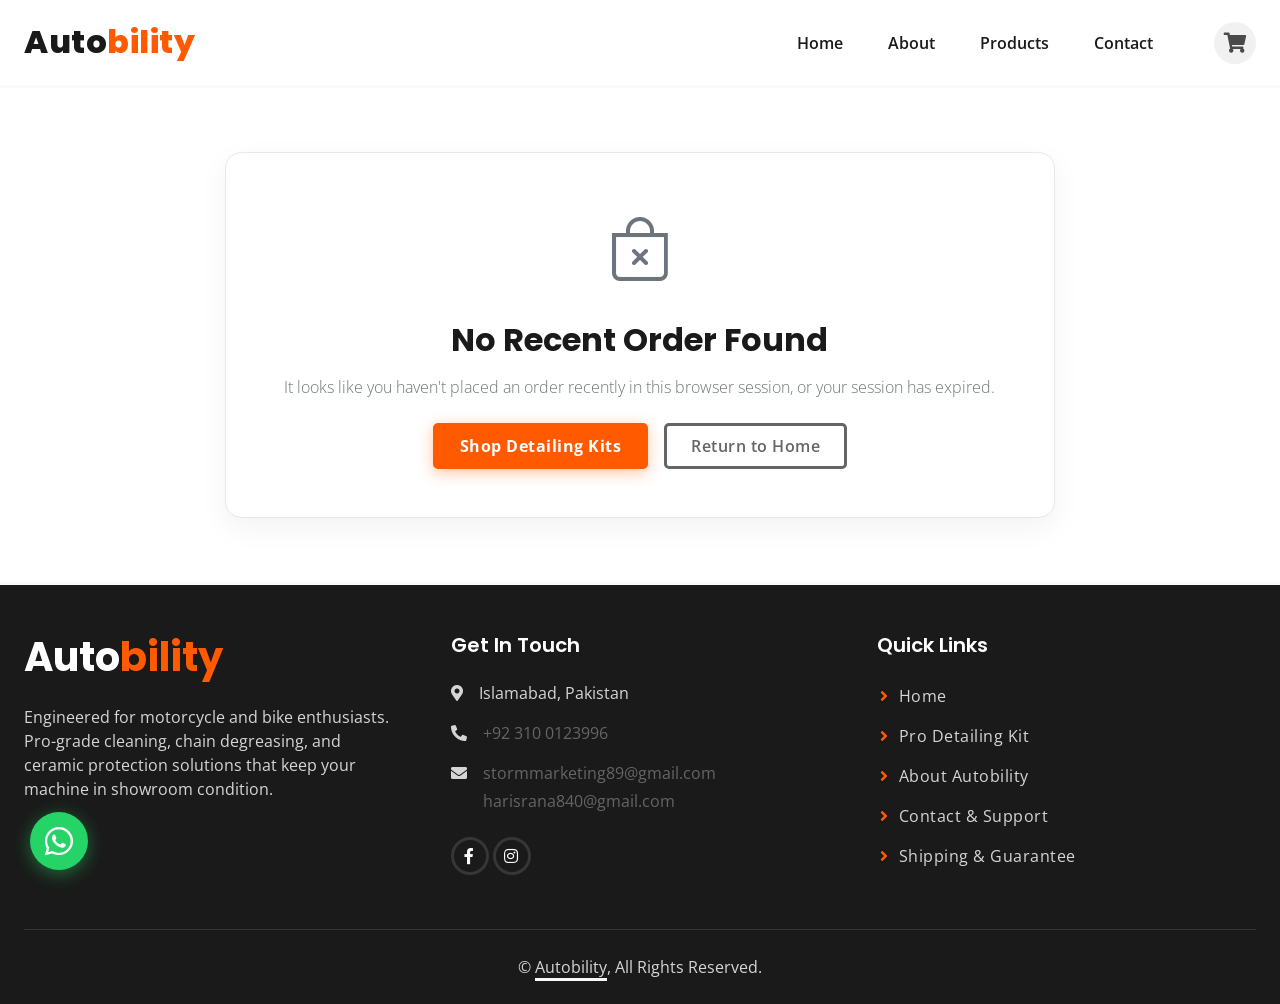
<file: thank-you.html>
<!DOCTYPE html>
<html lang="en">

<head>
    <meta charset="utf-8">
    <title>Order Confirmed | Autobility Motorcycle Cleaning Kit</title>
    <meta content="width=device-width, initial-scale=1.0" name="viewport">
    <meta content="motorcycle cleaning kit order confirmation, Autobility receipt" name="keywords">
    <meta content="Thank you for your Autobility order. Your motorcycle cleaning kit is being prepped for dispatch." name="description">

    <!-- Favicon -->
    <link href="img/favicon.ico" rel="icon">

    <!-- Google Web Fonts -->
    <link rel="preconnect" href="https://fonts.googleapis.com">
    <link rel="preconnect" href="https://fonts.gstatic.com" crossorigin>
    <link href="https://fonts.googleapis.com/css2?family=Open+Sans:wght@400;500;600&family=Poppins:wght@600;700;800&display=swap" rel="stylesheet">

    <!-- Icon Font Stylesheet -->
    <link href="https://cdnjs.cloudflare.com/ajax/libs/font-awesome/5.10.0/css/all.min.css" rel="stylesheet">
    <link href="https://cdn.jsdelivr.net/npm/bootstrap-icons@1.4.1/font/bootstrap-icons.css" rel="stylesheet">

    <!-- Customized Bootstrap Stylesheet -->
    <link href="css/bootstrap.min.css" rel="stylesheet">

    <!-- Template Stylesheet -->
    <link href="css/style.css" rel="stylesheet">

    <style>
        /* Order Tracker Steps */
        .order-step-tracker {
            display: flex;
            justify-content: space-between;
            position: relative;
            margin-bottom: 2.5rem;
        }

        .order-step-tracker::before {
            content: '';
            position: absolute;
            top: 24px;
            left: 30px;
            right: 30px;
            height: 3px;
            background: #E5E7EB;
            z-index: 1;
        }

        .order-step {
            position: relative;
            z-index: 2;
            text-align: center;
            flex: 1;
        }

        .order-step-icon {
            width: 48px;
            height: 48px;
            margin: 0 auto 10px;
            border-radius: 50%;
            background: #F3F4F6;
            color: #9CA3AF;
            display: flex;
            align-items: center;
            justify-content: center;
            font-size: 1.1rem;
            border: 3px solid #FFFFFF;
            box-shadow: 0 2px 6px rgba(0,0,0,0.06);
            transition: all 0.3s ease;
        }

        .order-step.completed .order-step-icon {
            background: #10B981;
            color: #FFFFFF;
        }

        .order-step.active .order-step-icon {
            background: var(--accent);
            color: #FFFFFF;
            box-shadow: 0 0 0 4px rgba(255, 90, 0, 0.2);
        }

        .order-step-label {
            font-size: 0.82rem;
            font-weight: 600;
            color: #6B7280;
        }

        .order-step.completed .order-step-label,
        .order-step.active .order-step-label {
            color: var(--primary);
        }

        @media (max-width: 576px) {
            .order-step-tracker::before {
                display: none;
            }
            .order-step-tracker {
                flex-direction: column;
                gap: 1.25rem;
                text-align: left;
            }
            .order-step {
                display: flex;
                align-items: center;
                gap: 15px;
                text-align: left;
            }
            .order-step-icon {
                margin: 0;
            }
        }

        @media print {
            .sticky-top,
            .footer,
            .print-hide,
            .offcanvas,
            #spinner {
                display: none !important;
            }
            body {
                background: #FFFFFF !important;
                color: #000000 !important;
            }
            .thank-you-card {
                box-shadow: none !important;
                border: 1px solid #CCCCCC !important;
                padding: 1rem !important;
            }
        }
    </style>
    <!-- Meta Pixel & TikTok Pixel Base Tracking -->
    <script>
        window.META_PIXEL_ID = 'YOUR_META_PIXEL_ID';
        window.TIKTOK_PIXEL_ID = 'YOUR_TIKTOK_PIXEL_ID';

        // Meta Pixel Base
        !function(f,b,e,v,n,t,s)
        {if(f.fbq)return;n=f.fbq=function(){n.callMethod?
        n.callMethod.apply(n,arguments):n.queue.push(arguments)};
        if(!f._fbq)f._fbq=n;n.push=n;n.loaded=!0;n.version='2.0';
        n.queue=[];t=b.createElement(e);t.async=!0;
        t.src=v;s=b.getElementsByTagName(e)[0];
        s.parentNode.insertBefore(t,s)}(window, document,'script',
        'https://connect.facebook.net/en_US/fbevents.js');

        if (window.META_PIXEL_ID && window.META_PIXEL_ID !== 'YOUR_META_PIXEL_ID') {
            fbq('init', window.META_PIXEL_ID);
        }
        fbq('track', 'PageView');

        // TikTok Pixel Base
        !function (w, d, t) {
            w.TiktokAnalyticsObject=t;var ttq=w[t]=w[t]||[];ttq.methods=["page","track","identify","instances","debug","on","off","once","ready","alias","group","enableCookie","disableCookie","holdConsent","revokeConsent","grantConsent"],ttq.setAndDefer=function(t,e){t[e]=function(){t.push([e].concat(Array.prototype.slice.call(arguments,0)))}};for(var i=0;i<ttq.methods.length;i++)ttq.setAndDefer(ttq,ttq.methods[i]);ttq.instance=function(t){for(var e=ttq._i[t]||[],n=0;n<ttq.methods.length;n++)ttq.setAndDefer(e,ttq.methods[n]);return e},ttq.load=function(e,n){var r="https://analytics.tiktok.com/i18n/pixel/events.js",o=n&&n.partner;ttq._i=ttq._i||{},ttq._i[e]=[],ttq._i[e]._u=r,ttq._t=ttq._t||{},ttq._t[e]=+new Date,ttq._o=ttq._o||{},ttq._o[e]=n||{};var a=document.createElement("script");a.type="text/javascript",a.async=!0,a.src=r+"?sdkid="+e+"&lib="+t;var c=document.getElementsByTagName("script")[0];c.parentNode.insertBefore(a,c)};
            if (window.TIKTOK_PIXEL_ID && window.TIKTOK_PIXEL_ID !== 'YOUR_TIKTOK_PIXEL_ID') {
                ttq.load(window.TIKTOK_PIXEL_ID);
            }
            ttq.page();
        }(window, document, 'ttq');

        // Universal Pixel Event Helper
        window.trackPixelEvent = function(eventName, data) {
            try {
                if (typeof fbq === 'function') {
                    fbq('track', eventName, data);
                }
                if (typeof ttq === 'object' && typeof ttq.track === 'function') {
                    const ttMap = {
                        'PageView': 'PageView',
                        'ViewContent': 'ViewContent',
                        'AddToCart': 'AddToCart',
                        'InitiateCheckout': 'InitiateCheckout',
                        'Purchase': 'CompletePayment'
                    };
                    ttq.track(ttMap[eventName] || eventName, data);
                }
            } catch (err) {
                console.warn('[Pixel Tracker] Error firing event:', eventName, err);
            }
        };
    </script>
    <!-- End Meta Pixel & TikTok Pixel Base Tracking -->
</head>

<body>
    <!-- Spinner Start -->
    <div id="spinner" class="show bg-white position-fixed translate-middle w-100 vh-100 top-50 start-50 d-flex align-items-center justify-content-center">
        <div class="spinner-grow text-primary" style="width: 3rem; height: 3rem;" role="status">
            <span class="sr-only">Loading...</span>
        </div>
    </div>
    <!-- Spinner End -->

    <!-- Navbar Start -->
    <div class="container-fluid sticky-top bg-white border-bottom">
        <div class="container">
            <nav class="navbar navbar-expand-lg navbar-light p-0">
                <a href="index.html" class="navbar-brand">
                    <h2 class="text-dark mb-0">Auto<span style="color: var(--accent);">bility</span></h2>
                </a>
                <button type="button" class="navbar-toggler ms-auto me-0" data-bs-toggle="collapse" data-bs-target="#navbarCollapse" aria-label="Toggle navigation">
                    <span class="navbar-toggler-icon"></span>
                </button>
                <div class="collapse navbar-collapse" id="navbarCollapse">
                    <div class="navbar-nav ms-auto align-items-center">
                        <a href="index.html" class="nav-item nav-link">Home</a>
                        <a href="about.html" class="nav-item nav-link">About</a>
                        <a href="product.html" class="nav-item nav-link">Products</a>
                        <a href="contact.html" class="nav-item nav-link">Contact</a>
                        <a href="javascript:void(0)" onclick="openCartDrawer()" class="nav-item nav-link ms-lg-3 position-relative cart-nav-btn" title="View Cart">
                            <i class="fa fa-shopping-cart fs-5 text-dark"></i>
                            <span id="navCartBadge" class="position-absolute top-0 start-100 translate-middle badge rounded-pill bg-danger" style="font-size: 10px; display: none;">0</span>
                        </a>
                    </div>
                </div>
            </nav>
        </div>
    </div>
    <!-- Navbar End -->

    <!-- Confirmation Main Container -->
    <div class="container py-5 my-3">
        <!-- Content Render Target -->
        <div id="orderConfirmationContainer">
            <!-- Loading state placeholder -->
            <div class="text-center py-5">
                <div class="spinner-border text-primary mb-3" role="status"></div>
                <p class="text-muted">Loading your order details...</p>
            </div>
        </div>
    </div>

    <!-- Footer Start -->
    <div class="container-fluid bg-white footer border-top">
        <div class="container py-5">
            <div class="row g-5">
                <div class="col-md-6 col-lg-4 wow fadeIn" data-wow-delay="0.1s">
                    <a href="index.html" class="d-inline-block mb-3">
                        <h1 class="text-primary">Auto<span style="color: var(--accent);">bility</span></h1>
                    </a>
                    <p class="mb-0">Engineered for motorcycle and bike enthusiasts. Pro-grade cleaning, chain degreasing, and ceramic protection solutions that keep your machine in showroom condition.</p>
                </div>
                <div class="col-md-6 col-lg-4 wow fadeIn" data-wow-delay="0.3s">
                    <h5 class="mb-4">Get In Touch</h5>
                    <p><i class="fa fa-map-marker-alt me-3"></i>Islamabad, Pakistan</p>
                    <p><i class="fa fa-phone-alt me-3"></i><a href="tel:+923100123996" class="text-secondary text-decoration-none">+92 310 0123996</a></p>
                    <p class="mb-1"><i class="fa fa-envelope me-3"></i><a href="mailto:stormmarketing89@gmail.com" class="text-secondary text-decoration-none">stormmarketing89@gmail.com</a></p>
                    <p><i class="fa fa-envelope me-3" style="visibility: hidden;"></i><a href="mailto:harisrana840@gmail.com" class="text-secondary text-decoration-none">harisrana840@gmail.com</a></p>
                    <div class="d-flex pt-2">
                        <a class="btn btn-square btn-outline-primary me-1" href="https://www.facebook.com/share/18ithorMBU/" target="_blank" rel="noopener" aria-label="Facebook"><i class="fab fa-facebook-f"></i></a>
                        <a class="btn btn-square btn-outline-primary me-1" href="https://www.instagram.com/autobility.pk?dmpr=MWZka3JvM294anpjZQ==" target="_blank" rel="noopener" aria-label="Instagram"><i class="fab fa-instagram"></i></a>
                    </div>
                </div>
                <div class="col-md-6 col-lg-4 wow fadeIn" data-wow-delay="0.5s">
                    <h5 class="mb-4">Quick Links</h5>
                    <a class="btn btn-link" href="index.html">Home</a>
                    <a class="btn btn-link" href="product.html">Pro Detailing Kit</a>
                    <a class="btn btn-link" href="about.html">About Autobility</a>
                    <a class="btn btn-link" href="contact.html">Contact & Support</a>
                    <a class="btn btn-link" href="javascript:void(0)" data-bs-toggle="modal" data-bs-target="#policyModal">Shipping & Guarantee</a>
                </div>
            </div>
        </div>
        <div class="container wow fadeIn" data-wow-delay="0.1s">
            <div class="copyright">
                <div class="row">
                    <div class="col-12 text-center mb-3 mb-md-0">
                        &copy; <a class="border-bottom" href="index.html">Autobility</a>, All Rights Reserved.
                    </div>
                </div>
            </div>
        </div>
    </div>
    <!-- Footer End -->

    <!-- Policy Modal Start -->
    <div class="modal fade" id="policyModal" tabindex="-1" aria-labelledby="policyModalLabel" aria-hidden="true">
        <div class="modal-dialog modal-dialog-centered">
            <div class="modal-content">
                <div class="modal-header border-bottom">
                    <h5 class="modal-title fw-bold" id="policyModalLabel"><i class="fa fa-shield-alt text-success me-2"></i>Shipping & Guarantee Policy</h5>
                    <button type="button" class="btn-close shadow-none" data-bs-dismiss="modal" aria-label="Close"></button>
                </div>
                <div class="modal-body py-4">
                    <h6 class="fw-bold mb-2"><i class="fa fa-truck text-primary me-2"></i>Fast Express Shipping</h6>
                    <p class="small text-muted mb-3">All orders are dispatched from our warehouse within 24 hours (Monday to Friday) via tracked express carrier. Orders over PKR 4,000 qualify for FREE shipping.</p>
                    <h6 class="fw-bold mb-2"><i class="fa fa-undo text-primary me-2"></i>30-Day Money-Back Guarantee</h6>
                    <p class="small text-muted mb-3">If our bike cleaning kit does not outperform any cleaner you have ever used on your machine, simply contact support within 30 days for a full, hassle-free refund.</p>
                    <h6 class="fw-bold mb-2"><i class="fa fa-lock text-primary me-2"></i>100% Safe Surface Guarantee</h6>
                    <p class="small text-muted mb-0">Our formulations are certified safe for matte paint, gloss clear coats, carbon fiber, titanium, and rubber O-ring chains when used as directed.</p>
                </div>
                <div class="modal-footer border-top">
                    <button type="button" class="btn btn-secondary px-4" data-bs-dismiss="modal">Close</button>
                </div>
            </div>
        </div>
    </div>
    <!-- Policy Modal End -->

    <!-- JavaScript Libraries -->
    <script src="https://ajax.googleapis.com/ajax/libs/jquery/3.6.1/jquery.min.js"></script>
    <script src="https://cdn.jsdelivr.net/npm/bootstrap@5.0.0/dist/js/bootstrap.bundle.min.js"></script>
    <script src="js/main.js"></script>

    <!-- Shared Cart Module -->
    <script src="js/cart.js"></script>

    <!-- Thank You Controller Script -->
    <script>
        // Utility: HTML escape string to protect against raw user injection
        function escapeHTML(str) {
            if (str === null || str === undefined) return '';
            return String(str)
                .replace(/&/g, '&amp;')
                .replace(/</g, '&lt;')
                .replace(/>/g, '&gt;')
                .replace(/"/g, '&quot;')
                .replace(/'/g, '&#39;');
        }

        // Utility: Format amount in PKR
        function formatPKR(amount) {
            if (window.MotoKleenCart && typeof window.MotoKleenCart.formatPrice === 'function') {
                return window.MotoKleenCart.formatPrice(amount);
            }
            return 'PKR ' + Math.round(Number(amount) || 0).toLocaleString('en-PK');
        }

        // =========================================================================
        // CONFIRMATION EMAIL HOOK (EmailJS / Formspree / Backend API)
        // =========================================================================
        // To automatically trigger an email confirmation to the customer:
        //
        // 1. Include EmailJS SDK: <script src="https://cdn.jsdelivr.net/npm/@emailjs/browser@3/dist/email.min.js"><\/script>
        // 2. Initialize with your public key: emailjs.init('YOUR_PUBLIC_KEY');
        // 3. Call in sendConfirmationEmailNotification(order):
        //
        // function sendConfirmationEmailNotification(order) {
        //     const templateParams = {
        //         order_id: order.orderId,
        //         customer_name: order.customer.fullName,
        //         customer_email: order.customer.email,
        //         total_amount: formatPKR(order.totals.total),
        //         shipping_address: `${order.customer.address1}, ${order.customer.city}, ${order.customer.state} ${order.customer.postalCode}`,
        //         estimated_delivery: order.estimatedDelivery,
        //         items_list: order.items.map(i => `${i.quantity}x ${i.name} [${i.variant} - ${i.finish}] - ${formatPKR(i.price * i.quantity)}`).join('\n')
        //     };
        //     return emailjs.send('YOUR_SERVICE_ID', 'YOUR_TEMPLATE_ID', templateParams)
        //         .then(response => console.log('Confirmation email sent successfully!', response.status))
        //         .catch(err => console.error('Failed to dispatch confirmation email:', err));
        // }
        // =========================================================================

        function renderConfirmation() {
            const container = document.getElementById('orderConfirmationContainer');
            if (!container) return;

            let order = null;
            try {
                const stored = localStorage.getItem('autobility_last_order') || localStorage.getItem('motokleen_last_order');
                if (stored) {
                    order = JSON.parse(stored);
                }
            } catch (e) {
                console.error('Error parsing motokleen_last_order:', e);
            }

            // Fallback view if no order is found in localStorage
            if (!order || !order.orderId) {
                container.innerHTML = `
                    <div class="row justify-content-center">
                        <div class="col-lg-8">
                            <div class="thank-you-card text-center py-5">
                                <div class="mb-4">
                                    <i class="bi bi-bag-x text-muted" style="font-size: 4rem;"></i>
                                </div>
                                <h2 class="fw-bold mb-3">No Recent Order Found</h2>
                                <p class="text-muted mb-4 lead" style="font-size: 1rem;">
                                    It looks like you haven't placed an order recently in this browser session, or your session has expired.
                                </p>
                                <div class="d-flex justify-content-center gap-3 flex-wrap">
                                    <a href="product.html" class="btn btn-primary px-4 py-2 fw-bold">Shop Detailing Kits</a>
                                    <a href="index.html" class="btn btn-outline-secondary px-4 py-2">Return to Home</a>
                                </div>
                            </div>
                        </div>
                    </div>
                `;
                return;
            }

            // Customer details
            const cust = order.customer || {};
            const totals = order.totals || {};
            const items = Array.isArray(order.items) ? order.items : [];

            // Trigger Meta & TikTok Purchase Pixel event
            if (typeof window.trackPixelEvent === 'function') {
                window.trackPixelEvent('Purchase', {
                    content_name: 'Complete Bike Cleaning & Care Kit',
                    content_type: 'product',
                    value: (totals.total || 2200),
                    currency: 'PKR',
                    order_id: order.orderId,
                    num_items: items.reduce(function (acc, i) { return acc + (i.quantity || 1); }, 0)
                });
            }

            // Build items HTML list
            const itemsHtml = items.map(function (item) {
                const itemTotal = formatPKR((item.price || 0) * (item.quantity || 1));
                const imgSrc = item.image || 'img/bike-cleaning-kit.jpg';
                return `
                    <div class="d-flex align-items-center py-3 border-bottom">
                        <div class="position-relative me-3 flex-shrink-0">
                            <img src="${escapeHTML(imgSrc)}" alt="${escapeHTML(item.name)}" class="checkout-item-img">
                            <span class="checkout-item-badge">${item.quantity}</span>
                        </div>
                        <div class="flex-grow-1">
                            <h6 class="mb-1 fw-bold text-dark" style="font-size: 0.95rem;">${escapeHTML(item.name)}</h6>
                            <div class="small text-muted">
                                <span>${escapeHTML(item.variant || 'Complete Care Kit')}</span>
                                ${item.finish ? `<span class="mx-1">•</span><span>${escapeHTML(item.finish)}</span>` : ''}
                            </div>
                        </div>
                        <div class="text-end ps-3">
                            <span class="fw-bold text-dark">${itemTotal}</span>
                        </div>
                    </div>
                `;
            }).join('');

            // Format address
            const addressParts = [
                cust.address1,
                cust.address2,
                [cust.city, cust.state, cust.postalCode].filter(Boolean).join(', '),
                cust.country
            ].filter(Boolean);

            const addressHtml = addressParts.map(part => `<div>${escapeHTML(part)}</div>`).join('');
            const waUrl = order.whatsappUrl || ('https://wa.me/923100123996?text=' + encodeURIComponent('Hi Autobility, I placed order #' + (order.orderId || '') + ' (Cash on Delivery)'));
            const waSupportUrl = 'https://wa.me/923100123996?text=' + encodeURIComponent('Hi Autobility, I need support for order #' + (order.orderId || ''));

            // Full Confirmation HTML
            container.innerHTML = `
                <!-- Order Header Banner -->
                <div class="row justify-content-center mb-4">
                    <div class="col-lg-10 text-center">
                        <div class="mb-3">
                            <span class="badge rounded-pill p-3" style="background: rgba(16, 185, 129, 0.12); color: #10B981; font-size: 2.2rem; display: inline-flex;">
                                <i class="fa fa-check-circle"></i>
                            </span>
                        </div>
                        <span class="order-badge-pill mb-2">Order Confirmed</span>
                        <h1 class="display-6 fw-bold mb-2">Thank You For Your Order!</h1>
                        <p class="text-muted lead mb-3" style="font-size: 1.05rem;">
                            Your order <strong class="text-dark">#${escapeHTML(order.orderId)}</strong> has been received and is being prepared with care.
                        </p>
                        <p class="small text-muted mb-0">
                            A full order receipt and tracking link has been sent to <strong class="text-dark">${escapeHTML(cust.email || 'your email')}</strong>.
                        </p>
                    </div>
                </div>

                <!-- WhatsApp Order Confirmation Callout -->
                <div class="row justify-content-center mb-4">
                    <div class="col-lg-10">
                        <div class="card border-0 shadow-sm text-white" style="background: linear-gradient(135deg, #25D366 0%, #128C7E 100%); border-radius: 14px;">
                            <div class="card-body p-4 d-flex flex-column flex-md-row align-items-center justify-content-between gap-3">
                                <div>
                                    <h4 class="fw-bold mb-1 text-white"><i class="fab fa-whatsapp me-2"></i>Instant WhatsApp Confirmation</h4>
                                    <p class="mb-0 small" style="opacity: 0.95;">
                                        Order <strong>#${escapeHTML(order.orderId)}</strong> registered! Tap below to send your order receipt to our Islamabad dispatch team on <strong>+92 310 0123996</strong> for instant dispatch.
                                    </p>
                                </div>
                                <a href="${escapeHTML(waUrl)}" target="_blank" rel="noopener" class="btn btn-light btn-lg fw-bold text-success px-4 py-3 rounded-pill text-nowrap shadow-sm">
                                    <i class="fab fa-whatsapp me-2 fs-5"></i> Confirm on WhatsApp
                                </a>
                            </div>
                        </div>
                    </div>
                </div>

                <!-- Interactive Order Status Progress Bar -->
                <div class="row justify-content-center mb-5">
                    <div class="col-lg-10">
                        <div class="bg-white p-4 rounded-3 border">
                            <div class="order-step-tracker mb-0">
                                <div class="order-step completed">
                                    <div class="order-step-icon"><i class="fa fa-check"></i></div>
                                    <div class="order-step-label">Order Confirmed</div>
                                    <div class="text-muted" style="font-size: 11px;">${escapeHTML(order.createdAtFormatted || 'Today')}</div>
                                </div>
                                <div class="order-step active">
                                    <div class="order-step-icon"><i class="fa fa-box-open"></i></div>
                                    <div class="order-step-label">Packaging & QC</div>
                                    <div class="text-muted" style="font-size: 11px;">Warehouse Prep</div>
                                </div>
                                <div class="order-step">
                                    <div class="order-step-icon"><i class="fa fa-truck"></i></div>
                                    <div class="order-step-label">Dispatched</div>
                                    <div class="text-muted" style="font-size: 11px;">Tracked Express</div>
                                </div>
                                <div class="order-step">
                                    <div class="order-step-icon"><i class="fa fa-home"></i></div>
                                    <div class="order-step-label">Delivered</div>
                                    <div class="text-muted" style="font-size: 11px;">Est. ${escapeHTML(order.estimatedDelivery || 'In 3-5 days')}</div>
                                </div>
                            </div>
                        </div>
                    </div>
                </div>

                <!-- Order Content & Summary -->
                <div class="row justify-content-center g-4">
                    <!-- Left: Shipping & Payment Details -->
                    <div class="col-lg-6">
                        <div class="bg-white rounded-3 border p-4 mb-4">
                            <h5 class="fw-bold mb-3 pb-2 border-bottom">
                                <i class="fa fa-map-marker-alt text-primary me-2"></i>Shipping & Delivery
                            </h5>
                            <div class="mb-3">
                                <span class="text-muted small d-block mb-1">Delivering To:</span>
                                <div class="fw-bold text-dark">${escapeHTML(cust.fullName || 'Valued Customer')}</div>
                                <div class="text-muted small lh-base">${addressHtml}</div>
                                <div class="text-muted small mt-1"><i class="fa fa-phone me-1"></i> ${escapeHTML(cust.phone || 'N/A')}</div>
                            </div>
                            <div class="mb-3 pt-3 border-top">
                                <span class="text-muted small d-block mb-1">Shipping Courier:</span>
                                <div class="fw-bold text-dark"><i class="fa fa-shipping-fast text-accent me-1" style="color: var(--accent);"></i> ${escapeHTML(order.shippingMethod || 'Standard Tracked Delivery')}</div>
                                <div class="text-muted small">Estimated Delivery: <strong>${escapeHTML(order.estimatedDelivery || 'In 3-5 Business Days')}</strong></div>
                            </div>
                            ${cust.notes ? `
                            <div class="pt-3 border-top">
                                <span class="text-muted small d-block mb-1">Special Rider Instructions:</span>
                                <div class="p-2 bg-light rounded text-muted small fst-italic">"${escapeHTML(cust.notes)}"</div>
                            </div>
                            ` : ''}
                        </div>

                        <div class="bg-white rounded-3 border p-4">
                            <h5 class="fw-bold mb-3 pb-2 border-bottom">
                                <i class="fa fa-money-bill-wave text-primary me-2"></i>Payment Information
                            </h5>
                            <div class="d-flex align-items-center justify-content-between mb-2">
                                <span class="text-muted small">Payment Method:</span>
                                <span class="fw-bold text-dark">${escapeHTML(order.paymentMethod || 'Cash on Delivery (COD)')}</span>
                            </div>
                            <div class="d-flex align-items-center justify-content-between mb-2">
                                <span class="text-muted small">Payment Status:</span>
                                <span class="badge bg-success text-white px-2 py-1"><i class="fa fa-check me-1"></i> Pay on Delivery (Confirmed)</span>
                            </div>
                            <div class="d-flex align-items-center justify-content-between">
                                <span class="text-muted small">Contact Email:</span>
                                <span class="text-dark small">${escapeHTML(cust.email || 'N/A')}</span>
                            </div>
                        </div>
                    </div>

                    <!-- Right: Items Purchased & Totals -->
                    <div class="col-lg-5">
                        <div class="bg-white rounded-3 border p-4 mb-4">
                            <h5 class="fw-bold mb-3 pb-2 border-bottom d-flex justify-content-between align-items-center">
                                <span><i class="fa fa-receipt text-primary me-2"></i>Items Ordered</span>
                                <span class="badge bg-secondary">${items.reduce((acc, i) => acc + (i.quantity || 1), 0)} items</span>
                            </h5>
                            
                            <div class="mb-3">
                                ${itemsHtml || '<p class="text-muted small">No items listed.</p>'}
                            </div>

                            <!-- Financial Breakdown -->
                            <div class="pt-2">
                                <div class="d-flex justify-content-between text-muted mb-2">
                                    <span>Subtotal</span>
                                    <span>${formatPKR(totals.subtotal || 0)}</span>
                                </div>
                                ${totals.discount > 0 ? `
                                <div class="d-flex justify-content-between text-success mb-2">
                                    <span>Discount ${totals.promoCode ? '(' + escapeHTML(totals.promoCode) + ')' : ''}</span>
                                    <span>-${formatPKR(totals.discount)}</span>
                                </div>
                                ` : ''}
                                <div class="d-flex justify-content-between text-muted mb-3">
                                    <span>Shipping</span>
                                    <span>${totals.shipping === 0 ? '<span class="text-success fw-bold">FREE</span>' : formatPKR(totals.shipping || 0)}</span>
                                </div>
                                <div class="d-flex justify-content-between fw-bold text-dark pt-3 border-top fs-5">
                                    <span>Total Payable (COD)</span>
                                    <span style="color: var(--accent);">${formatPKR(totals.total || 0)}</span>
                                </div>
                            </div>
                        </div>

                        <!-- Action Buttons & Guarantee -->
                        <div class="d-grid gap-2 print-hide">
                            <a href="${escapeHTML(waUrl)}" target="_blank" rel="noopener" class="btn btn-success py-3 fw-bold text-white shadow-sm d-flex align-items-center justify-content-center" style="background-color: #25D366; border-color: #25D366;">
                                <i class="fab fa-whatsapp me-2 fs-5"></i> Confirm Order on WhatsApp
                            </a>
                            <button onclick="window.print()" class="btn btn-outline-dark py-2 fw-bold">
                                <i class="fa fa-print me-2"></i> Print Order Receipt
                            </button>
                            <a href="product.html" class="btn btn-primary py-2 fw-bold">
                                <i class="fa fa-shopping-bag me-2"></i> Continue Shopping
                            </a>
                        </div>

                        <!-- Support Card -->
                        <div class="card bg-light border-0 mt-3 print-hide">
                            <div class="card-body p-3 text-center">
                                <h6 class="fw-bold mb-1" style="font-size: 0.9rem;">Need to update your delivery address?</h6>
                                <p class="text-muted small mb-2">WhatsApp or call us at <a href="tel:+923100123996" class="fw-bold text-dark">+92 310 0123996</a> or email <a href="mailto:stormmarketing89@gmail.com" class="fw-bold text-dark">stormmarketing89@gmail.com</a> / <a href="mailto:harisrana840@gmail.com" class="fw-bold text-dark">harisrana840@gmail.com</a>.</p>
                                <a href="${escapeHTML(waSupportUrl)}" target="_blank" rel="noopener" class="btn btn-sm btn-outline-success rounded-pill px-3 py-1 fw-bold">
                                    <i class="fab fa-whatsapp me-1"></i> WhatsApp Support (+92 310 0123996)
                                </a>
                            </div>
                        </div>
                    </div>
                </div>
            `;
        }

        document.addEventListener('DOMContentLoaded', function () {
            renderConfirmation();
        });
    </script>

    <!-- Floating WhatsApp Chat Widget -->
    <a href="https://wa.me/923100123996?text=Hi%20Autobility,%20I%20have%20a%20question%20about%20your%20products" class="whatsapp-float" target="_blank" rel="noopener" aria-label="Chat with Autobility on WhatsApp" title="Chat on WhatsApp">
        <i class="fab fa-whatsapp"></i>
        <span class="whatsapp-tooltip">Chat with us on WhatsApp</span>
    </a>

</body>

</html>
</file>
<file: css/style.css>
/********** Template CSS **********/

:root {
    /* Base: Charcoal / Near-Black (#1A1A1A or #212121) */
    --base-dark: #1A1A1A;
    --base-dark-rgb: 26, 26, 26;
    --base-dark-card: #212121;
    --base-dark-elevated: #2A2A2A;
    --base-dark-border: rgba(255, 255, 255, 0.12);

    /* Base: White (#FFFFFF) */
    --base-light: #FFFFFF;
    --base-light-rgb: 255, 255, 255;
    --base-light-surface: #F8F9FA;
    --base-light-border: #E8E8E8;

    /* Accent: Electric Orange (#FF5A00) [Default] */
    --accent: #FF5A00;
    --accent-rgb: 255, 90, 0;
    --accent-hover: #E04E00;
    --accent-text: #FFFFFF;
    --accent-glow: rgba(255, 90, 0, 0.35);

    /* Accent Option 2: Safety Yellow (#D9FF00)
       To switch to Safety Yellow, comment out the Accent block above
       and uncomment the block below: */
    /*
    --accent: #D9FF00;
    --accent-rgb: 217, 255, 0;
    --accent-hover: #C2E600;
    --accent-text: #1A1A1A;
    --accent-glow: rgba(217, 255, 0, 0.35);
    */

    /* Typography & Contrast Colors */
    --text-heading: #1A1A1A;
    --text-body: #4A4A4A;
    --text-muted: #7A7A7A;
    --text-light: #FFFFFF;
    --text-light-muted: rgba(255, 255, 255, 0.82);

    /* Bootstrap Overrides */
    --bs-primary: var(--base-dark);
    --bs-primary-rgb: var(--base-dark-rgb);
    --bs-light: var(--base-light);
    --bs-light-rgb: var(--base-light-rgb);
    --bs-dark: var(--base-dark);
    --bs-dark-rgb: var(--base-dark-rgb);
    --bs-body-color: var(--text-body);
    --bs-body-bg: var(--base-light);
}

body {
    background-color: var(--base-light);
    color: var(--text-body);
}

h1, h2, h3, h4, h5, h6,
.h1, .h2, .h3, .h4, .h5, .h6 {
    color: var(--text-heading);
}

a {
    color: var(--accent);
    transition: .3s;
}

a:hover {
    color: var(--accent-hover);
}

.text-primary {
    color: var(--base-dark) !important;
}

.bg-primary {
    background-color: var(--base-dark) !important;
}

.bg-light {
    background-color: var(--base-light-surface) !important;
}

.text-light {
    color: var(--base-light) !important;
}

.border-primary {
    border-color: var(--base-dark) !important;
}

.border-light {
    border-color: var(--base-light-border) !important;
}

/*** Spinner ***/
#spinner {
    opacity: 0;
    visibility: hidden;
    transition: opacity .5s ease-out, visibility 0s linear .5s;
    z-index: 99999;
}

#spinner.show {
    transition: opacity .5s ease-out, visibility 0s linear 0s;
    visibility: visible;
    opacity: 1;
}

.spinner-grow.text-primary {
    color: var(--accent) !important;
}

.back-to-top {
    position: fixed;
    display: none;
    right: 45px;
    bottom: 45px;
    z-index: 99;
    background-color: var(--accent) !important;
    border-color: var(--accent) !important;
    color: var(--accent-text) !important;
    box-shadow: 0 4px 15px var(--accent-glow);
}

.back-to-top:hover {
    background-color: var(--accent-hover) !important;
    border-color: var(--accent-hover) !important;
    color: var(--accent-text) !important;
}

img.animated.pulse {
    animation-duration: 5s;
}

/*** Button & CTAs ***/
.btn {
    font-weight: 600;
    letter-spacing: 0.5px;
    transition: all .3s ease;
}

.btn.btn-primary {
    color: var(--accent-text) !important;
    background-color: var(--accent) !important;
    border-color: var(--accent) !important;
    box-shadow: 0 4px 15px var(--accent-glow);
}

.btn.btn-primary:hover,
.btn.btn-primary:focus,
.btn.btn-primary:active {
    color: var(--accent-text) !important;
    background-color: var(--accent-hover) !important;
    border-color: var(--accent-hover) !important;
    box-shadow: 0 6px 20px var(--accent-glow);
    transform: translateY(-2px);
}

.btn.btn-outline-primary {
    color: var(--base-dark) !important;
    border-color: var(--base-dark) !important;
    background-color: transparent !important;
}

.btn.btn-outline-primary:hover,
.btn.btn-outline-primary:focus,
.btn.btn-outline-primary:active {
    color: var(--accent-text) !important;
    background-color: var(--accent) !important;
    border-color: var(--accent) !important;
    box-shadow: 0 4px 15px var(--accent-glow);
    transform: translateY(-2px);
}

.btn.btn-dark {
    color: var(--accent-text) !important;
    background-color: var(--accent) !important;
    border-color: var(--accent) !important;
    box-shadow: 0 4px 18px var(--accent-glow);
}

.btn.btn-dark:hover,
.btn.btn-dark:focus {
    color: var(--accent-text) !important;
    background-color: var(--accent-hover) !important;
    border-color: var(--accent-hover) !important;
    transform: translateY(-2px);
}

.btn.btn-outline-dark {
    color: var(--base-light) !important;
    border-color: var(--base-light) !important;
    background-color: transparent !important;
}

.btn.btn-outline-dark:hover {
    color: var(--base-dark) !important;
    background-color: var(--base-light) !important;
    border-color: var(--base-light) !important;
    transform: translateY(-2px);
}

.btn-square {
    width: 38px;
    height: 38px;
}

.btn-sm-square {
    width: 32px;
    height: 32px;
}

.btn-lg-square {
    width: 48px;
    height: 48px;
}

.btn-square,
.btn-sm-square,
.btn-lg-square {
    padding: 0;
    display: flex;
    align-items: center;
    justify-content: center;
    font-weight: normal;
    border-radius: 50px;
}

/*** Navbar ***/
.sticky-top {
    top: -150px;
    transition: .5s;
}

.sticky-top.bg-primary {
    background-color: rgba(255, 255, 255, 0.98) !important;
    backdrop-filter: blur(10px);
    box-shadow: 0 4px 25px rgba(0, 0, 0, 0.08) !important;
    border-bottom: 1px solid var(--base-light-border);
}

.navbar {
    padding: 11px 0 !important;
    height: 85px;
}

.navbar .navbar-brand h2 {
    color: var(--text-heading) !important;
    font-weight: 800;
    letter-spacing: 0.5px;
}

.navbar .navbar-nav .nav-link {
    margin-right: 45px;
    padding: 0;
    color: var(--text-heading);
    font-weight: 600;
    transition: .3s;
    outline: none;
}

.navbar .navbar-nav .nav-link:hover,
.navbar .navbar-nav .nav-link.active {
    color: var(--accent) !important;
}

/* Navbar Cart Icon Button & Badge */
.cart-nav-btn {
    display: inline-flex !important;
    align-items: center;
    justify-content: center;
    width: 42px;
    height: 42px;
    border-radius: 50%;
    background-color: rgba(26, 26, 26, 0.06);
    color: var(--primary) !important;
    transition: all 0.25s ease !important;
    margin-right: 0 !important;
    padding: 0 !important;
    cursor: pointer;
}

.cart-nav-btn:hover {
    background-color: rgba(255, 90, 0, 0.12) !important;
    color: var(--accent) !important;
    transform: translateY(-1px);
}

.cart-nav-btn i {
    color: inherit !important;
    font-size: 1.15rem;
}

.cart-nav-btn .badge {
    background-color: var(--accent) !important;
    color: #FFFFFF !important;
    font-size: 11px !important;
    font-weight: 700;
    padding: 0.25em 0.5em;
    border: 2px solid #FFFFFF;
    box-shadow: 0 2px 5px rgba(0, 0, 0, 0.15);
}

.navbar .dropdown-toggle::after {
    border: none;
    content: "\f107";
    font-family: "Font Awesome 5 Free";
    font-weight: 900;
    vertical-align: middle;
    margin-left: 8px;
}

@media (max-width: 991.98px) {
    .navbar .navbar-nav {
        padding: 15px 20px;
        background: #FFFFFF !important;
        border-radius: 8px;
        border: 1px solid var(--base-light-border);
        box-shadow: 0 10px 30px rgba(0, 0, 0, 0.1);
    }

    .navbar .navbar-nav .nav-link  {
        margin-right: 0;
        padding: 10px 0;
        color: var(--text-heading);
    }
}

@media (min-width: 992px) {
    .navbar .nav-item .dropdown-menu {
        display: block;
        border: 1px solid var(--base-light-border) !important;
        background-color: #FFFFFF !important;
        border-radius: 8px;
        box-shadow: 0 10px 30px rgba(0, 0, 0, 0.08);
        margin-top: 0;
        top: 150%;
        opacity: 0;
        visibility: hidden;
        transition: .3s;
    }

    .navbar .nav-item:hover .dropdown-menu {
        top: 100%;
        visibility: visible;
        transition: .3s;
        opacity: 1;
    }
}

.dropdown-item {
    color: var(--text-heading) !important;
    font-weight: 500;
    padding: 8px 20px;
    transition: .3s;
}

.dropdown-item:hover,
.dropdown-item:focus {
    background-color: var(--base-light-surface) !important;
    color: var(--accent) !important;
}

/*** Hero Header ***/
.hero-header {
    position: relative;
    margin-top: -85px;
    padding-top: 8.5rem;
    padding-bottom: 4rem;
    background: #FFFFFF !important;
}

.hero-header::before {
    display: none !important;
}

.hero-header .container {
    position: relative;
    z-index: 1;
}

.hero-header h3 {
    color: var(--accent) !important;
    font-weight: 700;
    font-size: 1.25rem;
    text-transform: uppercase;
    letter-spacing: 2px;
    margin-bottom: 0.75rem;
}

.hero-header h1 {
    color: var(--text-heading) !important;
    font-size: calc(1.75rem + 1.5vw);
    font-weight: 800;
    line-height: 1.25;
    margin-bottom: 1.25rem;
}

.hero-header h1 span.text-dark {
    color: var(--accent) !important;
}

.hero-header p {
    color: var(--text-body) !important;
    font-size: 1.05rem;
    line-height: 1.7;
    margin-bottom: 2rem !important;
}

.hero-header img {
    max-height: 440px;
    width: auto;
    max-width: 100%;
    display: block;
    margin: 0 auto;
    object-fit: contain;
}

.hero-header .btn {
    padding: 0.7rem 2rem;
    font-size: 1rem;
}

.hero-header .btn-outline-dark {
    color: var(--base-dark) !important;
    border-color: var(--base-dark) !important;
    background-color: transparent !important;
}

.hero-header .btn-outline-dark:hover {
    color: #FFFFFF !important;
    background-color: var(--base-dark) !important;
    border-color: var(--base-dark) !important;
}

.hero-header .breadcrumb-item a {
    color: var(--text-muted) !important;
}

.hero-header .breadcrumb-item a:hover {
    color: var(--accent) !important;
}

.hero-header .breadcrumb-item.active {
    color: var(--text-heading) !important;
}

.hero-header .breadcrumb-item+.breadcrumb-item::before {
    color: var(--text-muted) !important;
}

/*** Feature ***/
.feature-item {
    background-color: var(--base-dark-card) !important;
    border-radius: 8px;
    border: 1px solid var(--base-dark-border);
    transition: transform .3s ease, box-shadow .3s ease, border-color .3s ease;
}

.feature-item:hover {
    transform: translateY(-6px);
    border-color: var(--accent);
    box-shadow: 0 10px 30px rgba(0, 0, 0, 0.35);
}

.feature-item::before {
    position: absolute;
    content: "";
    width: 100%;
    height: 100%;
    top: 0;
    left: 0;
    background: rgba(255, 255, 255, 0.03);
    clip-path: polygon(66% 0, 100% 0, 100% 100%, 33% 100%);
}

.feature-item .border {
    position: relative;
    border-color: var(--base-dark-border) !important;
    z-index: 1;
}

.feature-item i.text-dark {
    color: var(--accent) !important;
}

.feature-item h5 {
    color: var(--base-light) !important;
}

/*** About & Benefits Section ***/
.fa-check.text-primary {
    color: var(--accent) !important;
}

.btn-square.rounded-circle.border {
    border-color: var(--base-light-border) !important;
    background-color: var(--base-light-surface);
}

hr.bg-primary {
    background-color: var(--accent) !important;
    opacity: 1;
}

/*** Deal ***/
.deal {
    position: relative;
    background: linear-gradient(rgba(26, 26, 26, 0.82), rgba(26, 26, 26, 0.92)), url(../img/bike-bg.jpg) center center no-repeat;
    background-size: cover;
    background-color: var(--base-dark) !important;
}

.deal::before {
    position: absolute;
    content: "";
    width: 100%;
    height: 100%;
    top: 0;
    left: 0;
    background: rgba(255, 255, 255, 0.03);
    clip-path: polygon(66% 0, 100% 0, 100% 100%, 33% 100%);
}

.deal .bg-white {
    position: relative;
    z-index: 1;
    background-color: var(--base-dark-card) !important;
    border: 1px solid var(--base-dark-border);
    border-radius: 10px;
    box-shadow: 0 20px 45px rgba(0, 0, 0, 0.4);
    color: var(--base-light);
}

.deal .bg-white .border {
    border-color: var(--base-dark-border) !important;
}

.deal .bg-white p {
    color: var(--text-light-muted);
}

.deal h2.text-primary {
    color: var(--base-light) !important;
}

.deal h1.display-4.text-primary {
    color: var(--accent) !important;
    font-weight: 700;
}

.deal h5 {
    color: var(--base-light);
}

.deal .cdt {
    background: var(--base-dark-elevated);
    border: 1px solid var(--base-dark-border);
    border-radius: 8px;
    color: var(--base-light);
    padding: 10px 14px;
}

.deal .cdt span {
    display: block;
    font-size: 16px;
    font-style: italic;
    font-weight: 600;
    text-transform: capitalize;
    color: var(--accent);
}

/*** How To Use ***/
.how-to-use {
    position: relative;
    background: linear-gradient(rgba(26, 26, 26, 0.82), rgba(26, 26, 26, 0.92)), url(../img/bike-bg.jpg) center center no-repeat;
    background-size: cover;
    background-color: var(--base-dark) !important;
}

.how-to-use::before {
    position: absolute;
    content: "";
    width: 100%;
    height: 100%;
    top: 0;
    left: 0;
    background: rgba(255, 255, 255, 0.03);
    clip-path: polygon(66% 0, 100% 0, 100% 100%, 33% 100%);
}

.how-to-use .container {
    position: relative;
    z-index: 1;
}

.how-to-use .text-dark {
    color: var(--accent) !important;
}

.how-to-use .btn-square.rounded-circle.border {
    border: 2px solid var(--accent) !important;
    background-color: var(--base-dark-card) !important;
}

.how-to-use .btn-square i.text-dark {
    color: var(--accent) !important;
}

.how-to-use hr.bg-light {
    background-color: var(--accent) !important;
    opacity: 1;
}

.how-to-use h5 {
    color: var(--base-light) !important;
}

.how-to-use .border {
    border-color: var(--base-dark-border) !important;
}

/*** Product ***/
.product-item {
    background-color: var(--base-light);
    border-color: var(--base-light-border) !important;
    border-radius: 10px;
    transition: all .3s ease;
}

.product-item:hover {
    border-color: var(--accent) !important;
    box-shadow: 0 12px 35px rgba(0, 0, 0, 0.08);
    transform: translateY(-5px);
}

.product-item .fa-star.text-primary {
    color: var(--accent) !important;
}

.product-item .h6 {
    color: var(--base-dark) !important;
    font-weight: 600;
    transition: .3s;
}

.product-item .h6:hover {
    color: var(--accent) !important;
}

.product-item h5.text-primary {
    color: var(--accent) !important;
    font-weight: 700;
}

.product-item a.btn {
    color: var(--base-dark) !important;
    border-color: var(--base-dark) !important;
    font-weight: 600;
}

.product-item:hover a.btn {
    color: var(--accent-text) !important;
    background-color: var(--accent) !important;
    border-color: var(--accent) !important;
}

/*** Testimonial ***/
.testimonial {
    position: relative;
    background: linear-gradient(rgba(26, 26, 26, 0.82), rgba(26, 26, 26, 0.92)), url(../img/bike-bg.jpg) center center no-repeat;
    background-size: cover;
    background-color: var(--base-dark) !important;
}

.testimonial::before {
    position: absolute;
    content: "";
    width: 100%;
    height: 100%;
    top: 0;
    left: 0;
    background: rgba(255, 255, 255, 0.03);
    clip-path: polygon(66% 0, 100% 0, 100% 100%, 33% 100%);
}

.testimonial .container {
    position: relative;
    z-index: 1;
}

.testimonial .text-dark {
    color: var(--accent) !important;
}

.testimonial p {
    color: var(--text-light-muted) !important;
}

.testimonial h5 {
    color: var(--accent) !important;
}

.testimonial span {
    color: var(--text-light-muted) !important;
}

.testimonial .testimonial-carousel {
    position: relative;
    z-index: 1;
}

.testimonial-carousel .owl-item img {
    width: 120px;
    height: 120px;
    border: 3px solid var(--accent) !important;
    margin: 0 auto 20px auto;
    border-radius: 100px;
}

.testimonial-carousel .owl-dots {
    margin-top: 25px;
    display: flex;
    align-items: center;
    justify-content: center;
}

.testimonial-carousel .owl-dot {
    position: relative;
    display: inline-block;
    margin: 0 5px;
    width: 30px;
    height: 30px;
    display: flex;
    align-items: center;
    justify-content: center;
    background: transparent;
    border: 2px solid var(--base-dark-border);
    border-radius: 30px;
    transition: .3s;
}

.testimonial-carousel .owl-dot.active {
    background: var(--accent) !important;
    border-color: var(--accent) !important;
}

/*** Blog ***/
.blog-item {
    background-color: var(--base-light);
    border-color: var(--base-light-border) !important;
    border-radius: 10px;
    transition: all .3s ease;
}

.blog-item:hover {
    border-color: var(--accent) !important;
    box-shadow: 0 12px 35px rgba(0, 0, 0, 0.08);
    transform: translateY(-5px);
}

.blog-item .h5 {
    color: var(--base-dark) !important;
    font-weight: 600;
    transition: .3s;
}

.blog-item .h5:hover {
    color: var(--accent) !important;
}

.blog-item a.btn {
    color: var(--base-dark) !important;
    border-color: var(--base-dark) !important;
    font-weight: 600;
}

.blog-item:hover a.btn {
    color: var(--accent-text) !important;
    background-color: var(--accent) !important;
    border-color: var(--accent) !important;
}

/*** Contact ***/
.contact-info-item {
    background-color: var(--base-dark-card) !important;
    border-radius: 8px;
    border: 1px solid var(--base-dark-border);
    transition: transform .3s ease, border-color .3s ease;
}

.contact-info-item:hover {
    transform: translateY(-5px);
    border-color: var(--accent);
}

.contact-info-item::before {
    position: absolute;
    content: "";
    width: 100%;
    height: 100%;
    top: 0;
    left: 0;
    background: rgba(255, 255, 255, 0.03);
    clip-path: polygon(66% 0, 100% 0, 100% 100%, 33% 100%);
}

.contact-info-item .border {
    position: relative;
    border-color: var(--base-dark-border) !important;
    z-index: 1;
}

.contact-info-item i.text-dark {
    color: var(--accent) !important;
}

.contact-info-item h5 {
    color: var(--base-light) !important;
}

/*** Newsletter ***/
.newsletter {
    position: relative;
    background: linear-gradient(rgba(26, 26, 26, 0.82), rgba(26, 26, 26, 0.92)), url(../img/bike-bg.jpg) center center no-repeat;
    background-size: cover;
    background-color: var(--base-dark) !important;
}

.newsletter::before {
    position: absolute;
    content: "";
    width: 100%;
    height: 100%;
    top: 0;
    left: 0;
    background: rgba(255, 255, 255, 0.03);
    clip-path: polygon(66% 0, 100% 0, 100% 100%, 33% 100%);
}

.newsletter .container {
    position: relative;
    z-index: 1;
}

.newsletter .text-dark {
    color: var(--accent) !important;
}

.newsletter p {
    color: var(--text-light-muted) !important;
}

.newsletter .form-control {
    background: rgba(255, 255, 255, 0.1) !important;
    border: 1px solid var(--base-dark-border) !important;
    color: var(--base-light) !important;
}

.newsletter .form-control::placeholder {
    color: rgba(255, 255, 255, 0.6);
}

.newsletter .form-control:focus {
    background: rgba(255, 255, 255, 0.18) !important;
    border-color: var(--accent) !important;
    box-shadow: 0 0 0 0.25rem var(--accent-glow) !important;
}

.newsletter .btn.btn-primary {
    background-color: var(--accent) !important;
    border-color: var(--accent) !important;
    color: var(--accent-text) !important;
}

/*** Footer ***/
.footer {
    background-color: var(--base-dark) !important;
    color: var(--text-light-muted);
    border-top: 1px solid var(--base-dark-border);
}

.footer h1.text-primary {
    color: var(--base-light) !important;
    font-weight: 700;
}

.footer h5 {
    color: var(--base-light) !important;
    font-weight: 600;
}

.footer p {
    color: var(--text-light-muted);
}

.footer .btn.btn-link {
    display: block;
    margin-bottom: 10px;
    padding: 0;
    text-align: left;
    color: var(--text-light-muted);
    font-weight: normal;
    transition: .3s;
}

.footer .btn.btn-link:hover {
    color: var(--accent) !important;
}

.footer .btn.btn-link::before {
    position: relative;
    content: "\f105";
    font-family: "Font Awesome 5 Free";
    font-weight: 900;
    margin-right: 10px;
    color: var(--accent);
}

.footer .btn.btn-link:hover {
    letter-spacing: 1px;
    box-shadow: none;
}

.footer .btn-outline-primary {
    color: var(--base-light) !important;
    border-color: var(--base-dark-border) !important;
}

.footer .btn-outline-primary:hover {
    color: var(--accent-text) !important;
    background-color: var(--accent) !important;
    border-color: var(--accent) !important;
}

.footer .copyright {
    padding: 25px 0;
    border-top: 1px solid var(--base-dark-border) !important;
}

.footer .copyright a {
    color: var(--text-light-muted);
}

.footer .copyright a:hover {
    color: var(--accent) !important;
}

.footer .footer-menu a {
    margin-right: 15px;
    padding-right: 15px;
    border-right: 1px solid var(--base-dark-border) !important;
    color: var(--text-light-muted);
}

.footer .footer-menu a:hover {
    color: var(--accent) !important;
}

.footer .footer-menu a:last-child {
    margin-right: 0;
    padding-right: 0;
    border-right: none;
}

/*************************************************
 * E-COMMERCE PRODUCT DETAIL PAGE (PDP) - FIGMA STYLE
 *************************************************/
.pdp-section {
    background-color: var(--base-light);
    padding: 3.5rem 0 5rem 0;
}

.pdp-breadcrumb-nav {
    padding: 1.25rem 0;
    background: transparent;
}

.pdp-breadcrumb-nav .breadcrumb {
    margin-bottom: 0;
    font-size: 0.95rem;
}

.pdp-breadcrumb-nav .breadcrumb-item a {
    color: var(--text-muted);
    font-weight: 500;
}

.pdp-breadcrumb-nav .breadcrumb-item a:hover {
    color: var(--accent);
}

.pdp-breadcrumb-nav .breadcrumb-item.active {
    color: var(--text-heading);
    font-weight: 600;
}

/* Gallery */
.pdp-gallery-card {
    position: relative;
    background: #FFFFFF;
    border: 1px solid var(--base-light-border);
    border-radius: 16px;
    padding: 2.5rem;
    display: flex;
    align-items: center;
    justify-content: center;
    min-height: 480px;
    box-shadow: 0 10px 30px rgba(0, 0, 0, 0.04);
    overflow: hidden;
}

.pdp-main-img {
    max-height: 400px;
    width: auto;
    max-width: 100%;
    object-fit: contain;
    transition: transform 0.4s ease, opacity 0.3s ease;
}

.pdp-gallery-card:hover .pdp-main-img {
    transform: scale(1.04);
}

.pdp-badge-stack {
    position: absolute;
    top: 20px;
    left: 20px;
    display: flex;
    flex-direction: column;
    gap: 8px;
    z-index: 2;
}

.pdp-badge-bestseller {
    background: var(--accent);
    color: #FFFFFF;
    font-size: 0.75rem;
    font-weight: 700;
    text-transform: uppercase;
    letter-spacing: 1px;
    padding: 6px 14px;
    border-radius: 30px;
    box-shadow: 0 4px 12px var(--accent-glow);
}

.pdp-badge-stock {
    background: var(--base-dark);
    color: var(--base-light);
    font-size: 0.75rem;
    font-weight: 600;
    padding: 5px 12px;
    border-radius: 30px;
}

.pdp-wishlist-action {
    position: absolute;
    top: 20px;
    right: 20px;
    width: 46px;
    height: 46px;
    border-radius: 50%;
    background: #FFFFFF;
    border: 1px solid var(--base-light-border);
    display: flex;
    align-items: center;
    justify-content: center;
    color: var(--text-muted);
    font-size: 1.25rem;
    cursor: pointer;
    transition: all 0.3s ease;
    box-shadow: 0 4px 12px rgba(0, 0, 0, 0.06);
    z-index: 2;
}

.pdp-wishlist-action:hover,
.pdp-wishlist-action.active {
    color: var(--accent);
    border-color: var(--accent);
    background: rgba(255, 90, 0, 0.06);
    transform: scale(1.1);
}

.pdp-thumbs-strip {
    display: flex;
    gap: 12px;
    margin-top: 16px;
}

.pdp-thumb-tile {
    flex: 1;
    height: 96px;
    background: #FFFFFF;
    border: 2px solid var(--base-light-border);
    border-radius: 10px;
    padding: 8px;
    display: flex;
    align-items: center;
    justify-content: center;
    cursor: pointer;
    transition: all 0.25s ease;
}

.pdp-thumb-tile img {
    max-height: 100%;
    max-width: 100%;
    object-fit: contain;
}

.pdp-thumb-tile:hover,
.pdp-thumb-tile.active {
    border-color: var(--accent);
    box-shadow: 0 4px 15px var(--accent-glow);
    transform: translateY(-2px);
}

/* Product Info */
.pdp-tagline {
    font-size: 0.85rem;
    font-weight: 800;
    color: var(--accent);
    text-transform: uppercase;
    letter-spacing: 2px;
    margin-bottom: 0.5rem;
    display: inline-block;
}

.pdp-heading {
    font-size: 2.3rem;
    font-weight: 800;
    color: var(--text-heading);
    line-height: 1.2;
    margin-bottom: 0.85rem;
}

.pdp-rating-row {
    display: flex;
    align-items: center;
    gap: 10px;
    margin-bottom: 1.25rem;
}

.pdp-rating-stars {
    color: var(--accent);
    font-size: 1rem;
}

.pdp-rating-count {
    color: var(--text-muted);
    font-size: 0.95rem;
    font-weight: 500;
}

.pdp-stock-status {
    color: #198754;
    font-size: 0.9rem;
    font-weight: 600;
    display: inline-flex;
    align-items: center;
    gap: 6px;
    margin-left: auto;
}

.pdp-price-row {
    display: flex;
    align-items: baseline;
    gap: 14px;
    padding: 1rem 0;
    border-top: 1px solid var(--base-light-border);
    border-bottom: 1px solid var(--base-light-border);
    margin-bottom: 1.5rem;
}

.pdp-curr-price {
    font-size: 2.5rem;
    font-weight: 900;
    color: var(--accent);
}

.pdp-orig-price {
    font-size: 1.35rem;
    color: var(--text-muted);
    text-decoration: line-through;
    font-weight: 500;
}

.pdp-savings-pill {
    background: rgba(255, 90, 0, 0.12);
    color: var(--accent);
    font-size: 0.85rem;
    font-weight: 700;
    padding: 5px 12px;
    border-radius: 20px;
}

.pdp-desc-lead {
    font-size: 1.05rem;
    color: var(--text-body);
    line-height: 1.7;
    margin-bottom: 1.75rem;
}

/* Variant Selectors */
.pdp-picker-block {
    margin-bottom: 1.5rem;
}

.pdp-picker-label {
    font-size: 0.95rem;
    font-weight: 700;
    color: var(--text-heading);
    margin-bottom: 0.6rem;
    display: flex;
    justify-content: space-between;
}

.pdp-swatches {
    display: flex;
    gap: 12px;
}

.pdp-color-swatch {
    width: 38px;
    height: 38px;
    border-radius: 50%;
    cursor: pointer;
    border: 3px solid #FFFFFF;
    box-shadow: 0 0 0 1px #CCCCCC;
    transition: all 0.2s ease;
}

.pdp-color-swatch.active {
    box-shadow: 0 0 0 2.5px var(--accent);
    transform: scale(1.08);
}

.pdp-trim-pills {
    display: flex;
    flex-wrap: wrap;
    gap: 10px;
}

.pdp-trim-pill {
    padding: 9px 18px;
    border: 2px solid var(--base-light-border);
    border-radius: 10px;
    background: #FFFFFF;
    font-size: 0.95rem;
    font-weight: 600;
    color: var(--text-heading);
    cursor: pointer;
    transition: all 0.25s ease;
}

.pdp-trim-pill:hover,
.pdp-trim-pill.active {
    border-color: var(--accent);
    color: var(--accent);
    background: rgba(255, 90, 0, 0.05);
}

/* Buy Action Box */
.pdp-actions-row {
    display: flex;
    gap: 12px;
    margin-top: 1.75rem;
    margin-bottom: 2rem;
}

.pdp-stepper-wrap {
    display: inline-flex;
    align-items: center;
    border: 2px solid var(--base-light-border);
    border-radius: 10px;
    background: #FFFFFF;
    height: 52px;
    overflow: hidden;
}

.pdp-stepper-btn {
    width: 44px;
    height: 100%;
    border: none;
    background: transparent;
    font-size: 1.25rem;
    font-weight: 700;
    color: var(--text-heading);
    cursor: pointer;
    transition: background 0.2s;
}

.pdp-stepper-btn:hover {
    background: var(--base-light-surface);
    color: var(--accent);
}

.pdp-stepper-val {
    width: 48px;
    text-align: center;
    font-size: 1.1rem;
    font-weight: 700;
    color: var(--text-heading);
}

.pdp-btn-cart {
    flex: 1;
    height: 52px;
    font-size: 1.05rem;
    font-weight: 700;
    border-radius: 10px;
}

.pdp-btn-buynow {
    height: 52px;
    font-size: 1.05rem;
    font-weight: 700;
    border-radius: 10px;
    background: var(--base-dark) !important;
    border-color: var(--base-dark) !important;
    color: var(--base-light) !important;
}

.pdp-btn-buynow:hover {
    background: #000000 !important;
    border-color: #000000 !important;
    color: #FFFFFF !important;
}

/* Trust Perks */
.pdp-perks-card {
    background: var(--base-light-surface);
    border: 1px solid var(--base-light-border);
    border-radius: 12px;
    padding: 1.25rem 1.5rem;
}

.pdp-perk-row {
    display: flex;
    align-items: center;
    gap: 14px;
    padding: 8px 0;
}

.pdp-perk-row:not(:last-child) {
    border-bottom: 1px solid rgba(0, 0, 0, 0.05);
}

.pdp-perk-row i {
    font-size: 1.25rem;
    color: var(--accent);
    width: 26px;
    text-align: center;
}

.pdp-perk-row span {
    font-size: 0.95rem;
    font-weight: 600;
    color: var(--text-heading);
}

/* Tabs */
.pdp-tabs-section {
    padding: 4rem 0;
    background: #FFFFFF;
    border-top: 1px solid var(--base-light-border);
}

.pdp-tabs-header {
    border-bottom: 2px solid var(--base-light-border);
    display: flex;
    gap: 30px;
    margin-bottom: 2.5rem;
}

.pdp-tab-trigger {
    background: transparent;
    border: none;
    padding: 12px 6px;
    font-size: 1.15rem;
    font-weight: 700;
    color: var(--text-muted);
    cursor: pointer;
    position: relative;
    transition: all 0.3s ease;
}

.pdp-tab-trigger:hover {
    color: var(--accent);
}

.pdp-tab-trigger.active {
    color: var(--accent);
}

.pdp-tab-trigger.active::after {
    content: "";
    position: absolute;
    bottom: -2px;
    left: 0;
    width: 100%;
    height: 3px;
    background: var(--accent);
    border-radius: 3px;
}

.pdp-spec-table {
    width: 100%;
    border-collapse: separate;
    border-spacing: 0;
}

.pdp-spec-table tr:nth-child(odd) td {
    background: var(--base-light-surface);
}

.pdp-spec-table td {
    padding: 14px 20px;
    font-size: 1rem;
    border-bottom: 1px solid var(--base-light-border);
}

.pdp-spec-table td.spec-title {
    font-weight: 700;
    color: var(--text-heading);
    width: 35%;
}

.pdp-spec-table td.spec-val {
    color: var(--text-body);
}

/* Feature Cards Grid */
.pdp-feature-card {
    background: var(--base-light-surface);
    border: 1px solid var(--base-light-border);
    border-radius: 12px;
    padding: 2rem;
    height: 100%;
    transition: all 0.3s ease;
}

.pdp-feature-card:hover {
    border-color: var(--accent);
    box-shadow: 0 10px 30px rgba(0, 0, 0, 0.06);
    transform: translateY(-4px);
}

.pdp-feature-card i {
    font-size: 2.2rem;
    color: var(--accent);
    margin-bottom: 1.25rem;
}

.pdp-feature-card h5 {
    font-size: 1.25rem;
    font-weight: 700;
    color: var(--text-heading);
    margin-bottom: 0.75rem;
}

/* Review Breakdown */
.pdp-review-scorebox {
    background: var(--base-light-surface);
    border: 1px solid var(--base-light-border);
    border-radius: 12px;
    padding: 2.5rem;
    text-align: center;
}

.pdp-score-big {
    font-size: 4rem;
    font-weight: 900;
    color: var(--accent);
    line-height: 1;
    margin-bottom: 0.5rem;
}

.pdp-user-review-item {
    padding: 1.5rem 0;
    border-bottom: 1px solid var(--base-light-border);
}

/* Related Products */
.pdp-related-section {
    padding: 4.5rem 0;
    background: var(--base-light-surface);
}

/********** Autobility Checkout & Order Confirmation Styles **********/
.checkout-section {
    background: #FAFAFA;
    min-height: 80vh;
}

.checkout-card {
    background: #FFFFFF;
    border: 1px solid var(--base-light-border);
    border-radius: 12px;
    padding: 1.75rem;
    box-shadow: 0 4px 18px rgba(0, 0, 0, 0.03);
    margin-bottom: 1.5rem;
}

.checkout-card-header {
    border-bottom: 1px solid var(--base-light-border);
    padding-bottom: 1rem;
    margin-bottom: 1.25rem;
    display: flex;
    align-items: center;
    justify-content: space-between;
}

.checkout-card-header h5 {
    font-size: 1.15rem;
    font-weight: 700;
    color: var(--text-heading);
    margin: 0;
}

.checkout-summary-sticky {
    position: sticky;
    top: 90px;
}

/* Radio selection cards for Shipping & Payment */
.radio-select-card {
    border: 1.5px solid var(--base-light-border);
    border-radius: 10px;
    padding: 1rem 1.25rem;
    margin-bottom: 0.75rem;
    cursor: pointer;
    transition: all 0.2s ease-in-out;
    background: #FFFFFF;
    display: flex;
    align-items: center;
    justify-content: space-between;
}

.radio-select-card:hover {
    border-color: rgba(255, 90, 0, 0.45);
    background: #FFFDFB;
}

.radio-select-card.active,
.radio-select-card:has(input[type="radio"]:checked) {
    border-color: var(--accent);
    background: #FFF9F5;
    box-shadow: 0 0 0 1px var(--accent);
}

.radio-select-card input[type="radio"] {
    accent-color: var(--accent);
    width: 18px;
    height: 18px;
    margin-right: 0.75rem;
}

/* Form floating override focus styles */
.form-floating > .form-control:focus,
.form-floating > .form-select:focus,
.form-control:focus {
    border-color: var(--accent);
    box-shadow: 0 0 0 3px rgba(255, 90, 0, 0.15);
}

/* Checkout item row */
.checkout-item-thumb {
    width: 64px;
    height: 64px;
    object-fit: cover;
    border-radius: 8px;
    border: 1px solid var(--base-light-border);
    background: #FFFFFF;
}

.checkout-item-badge {
    position: absolute;
    top: -6px;
    right: -6px;
    background: #4A4A4A;
    color: #FFFFFF;
    border-radius: 50%;
    width: 20px;
    height: 20px;
    font-size: 11px;
    font-weight: 700;
    display: flex;
    align-items: center;
    justify-content: center;
}

/* Thank You Confirmation Styles */
.thank-you-card {
    background: #FFFFFF;
    border: 1px solid var(--base-light-border);
    border-radius: 16px;
    padding: 2.5rem;
    box-shadow: 0 10px 30px rgba(0, 0, 0, 0.05);
}

.order-badge-pill {
    background: rgba(255, 90, 0, 0.1);
    color: var(--accent);
    padding: 0.35rem 1rem;
    border-radius: 50px;
    font-weight: 700;
    font-size: 0.9rem;
    display: inline-block;
}

/* Visible focus states for accessibility */
button:focus-visible,
a:focus-visible,
input:focus-visible,
select:focus-visible {
    outline: 2px solid var(--accent);
    outline-offset: 2px;
}

/* Offcanvas Cart Drawer Fallback & Enhancement */
.offcanvas.show {
    visibility: visible !important;
    transform: none !important;
}
.offcanvas-backdrop.show {
    opacity: 0.5 !important;
}

/* Product Reviews Helpers */
.pdp-review-img {
    width: 90px;
    height: 90px;
    object-fit: cover;
    border-radius: 8px;
    border: 1px solid var(--base-light-border);
    transition: transform 0.2s ease;
    cursor: pointer;
}
.pdp-review-img:hover {
    transform: scale(1.05);
}
.pdp-avatar-initials {
    width: 44px;
    height: 44px;
    border-radius: 50%;
    background: #212529;
    color: #FFFFFF;
    display: flex;
    align-items: center;
    justify-content: center;
    font-weight: 700;
    font-size: 14px;
    flex-shrink: 0;
}





/* Floating WhatsApp Button */
.whatsapp-float {
    position: fixed;
    bottom: 30px;
    left: 30px;
    width: 58px;
    height: 58px;
    background-color: #25D366;
    color: #FFFFFF !important;
    border-radius: 50%;
    text-align: center;
    font-size: 32px;
    box-shadow: 0 4px 18px rgba(37, 211, 102, 0.45);
    z-index: 1050;
    display: flex;
    align-items: center;
    justify-content: center;
    text-decoration: none;
    transition: all 0.3s cubic-bezier(0.175, 0.885, 0.32, 1.275);
}

.whatsapp-float:hover {
    background-color: #1EBE5D;
    color: #FFFFFF !important;
    transform: scale(1.1);
    box-shadow: 0 8px 24px rgba(37, 211, 102, 0.6);
}

.whatsapp-float .whatsapp-tooltip {
    position: absolute;
    left: 70px;
    background: #1A1A1A;
    color: #FFFFFF;
    padding: 6px 14px;
    border-radius: 20px;
    font-size: 13px;
    font-weight: 600;
    white-space: nowrap;
    opacity: 0;
    pointer-events: none;
    transition: opacity 0.3s ease;
    box-shadow: 0 4px 12px rgba(0, 0, 0, 0.25);
}

.whatsapp-float:hover .whatsapp-tooltip {
    opacity: 1;
}

@media (max-width: 576px) {
    .whatsapp-float {
        bottom: 22px;
        left: 20px;
        width: 52px;
        height: 52px;
        font-size: 28px;
    }
    .whatsapp-float .whatsapp-tooltip {
        display: none;
    }
}
</file>
